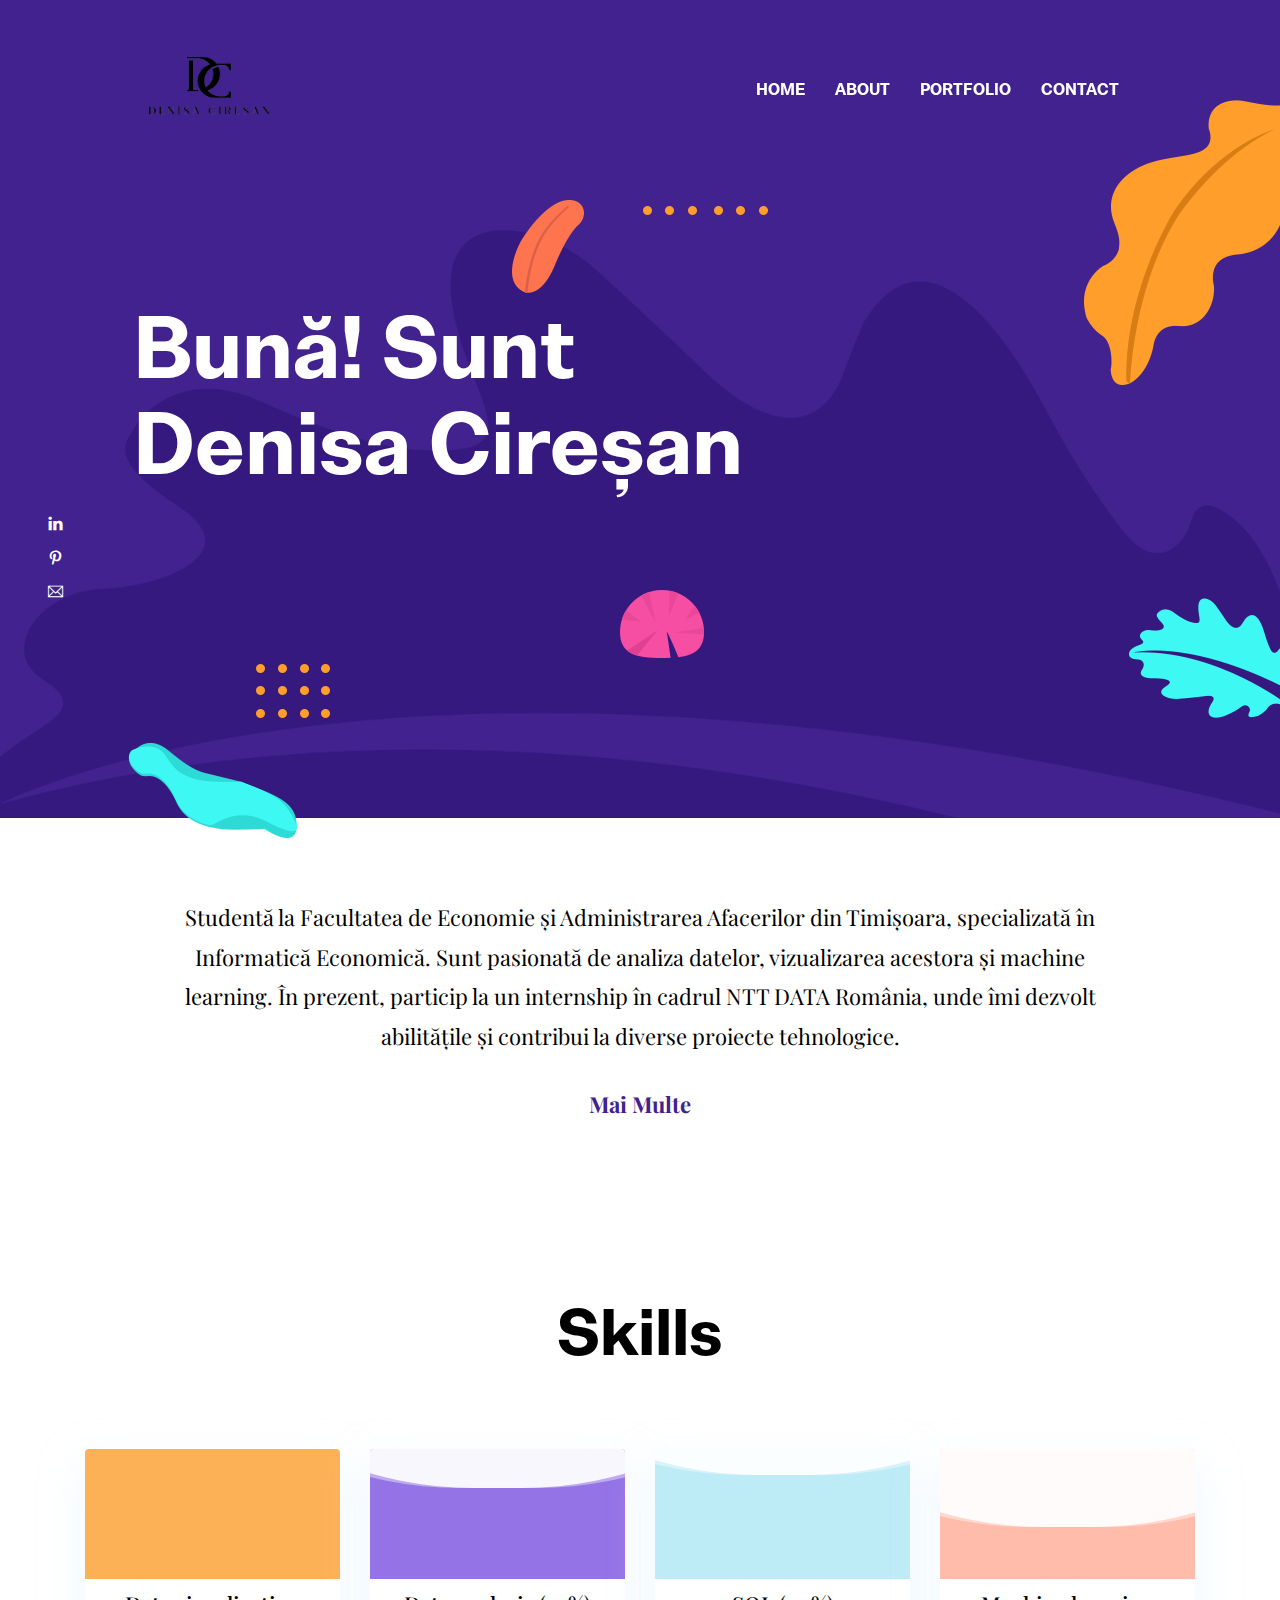
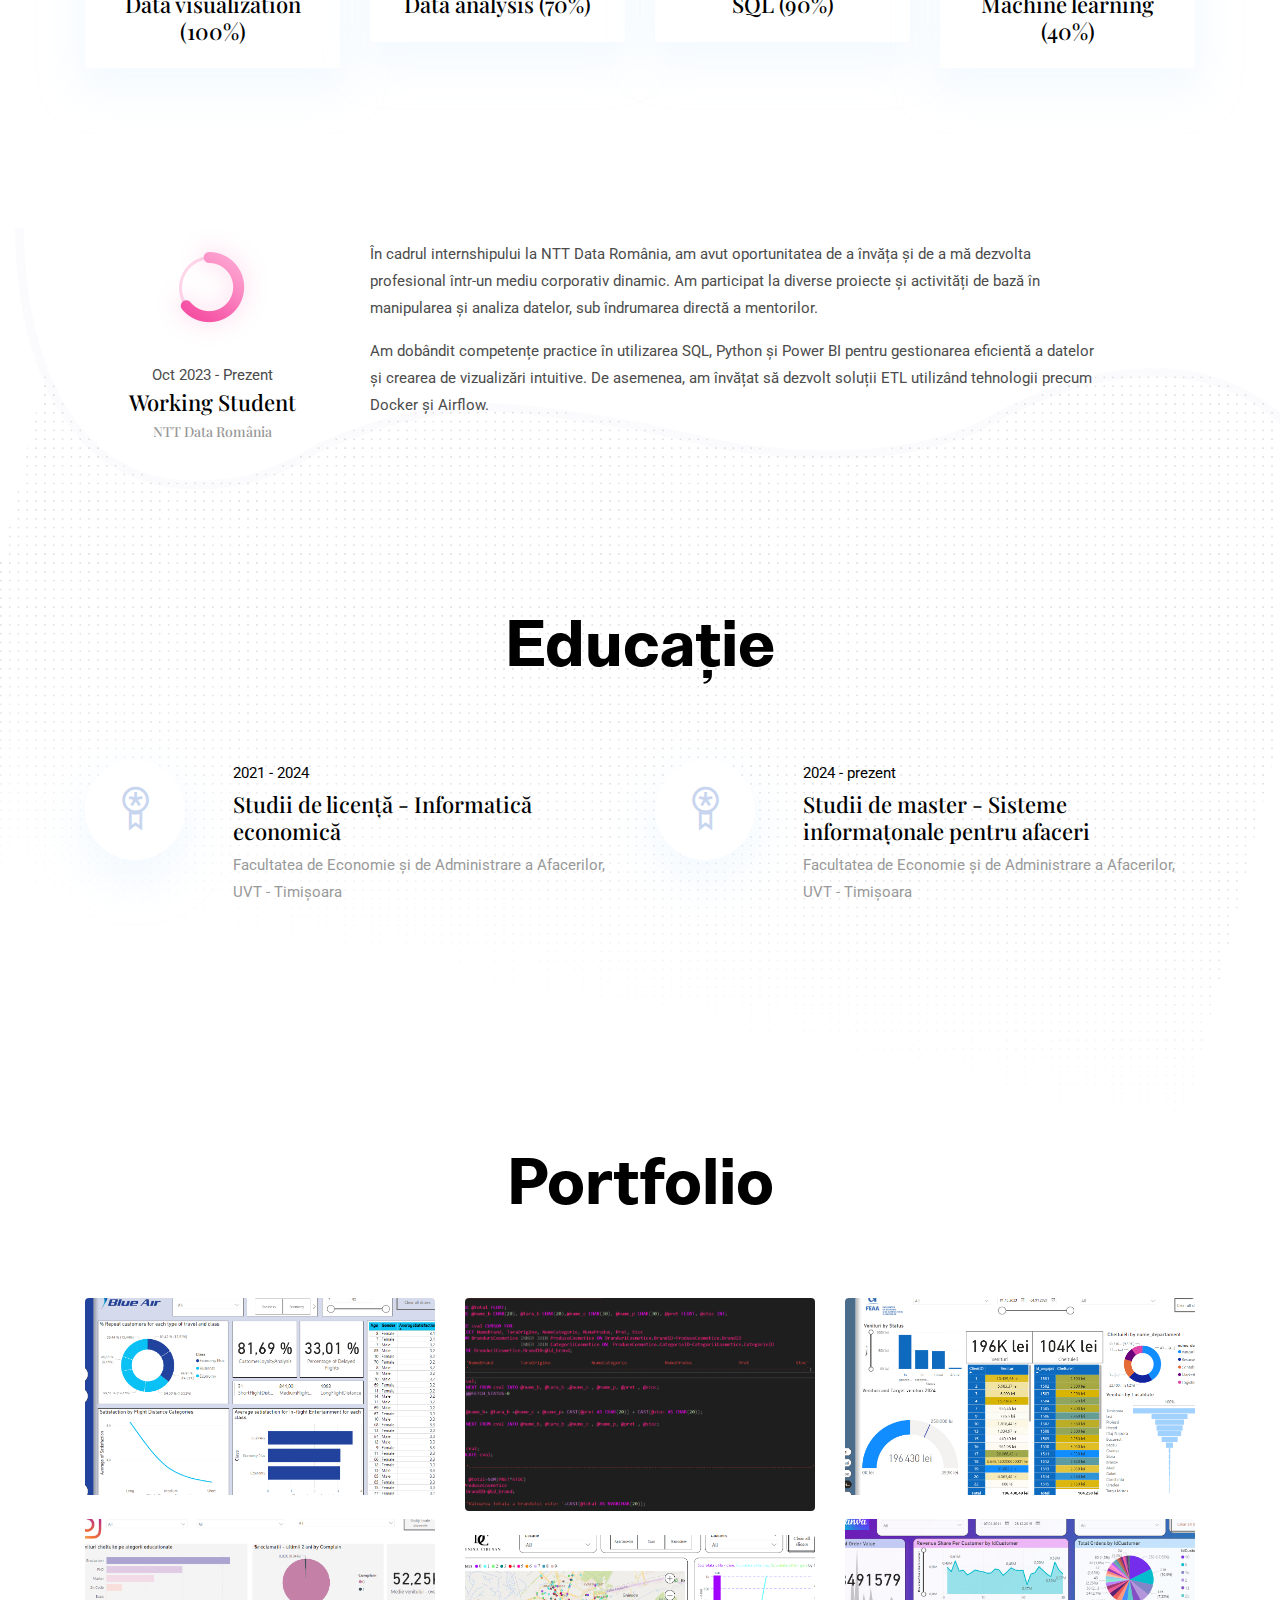
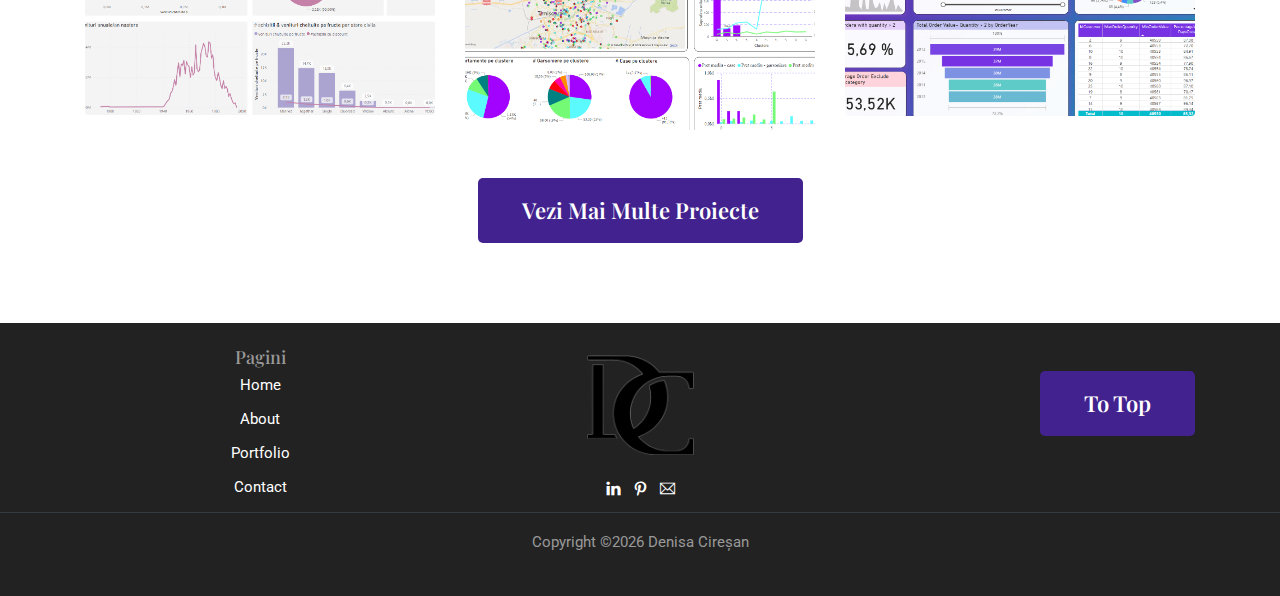
<file: index.html>
<!DOCTYPE html>
<html lang="zxx">

<head>
  <meta charset="utf-8">
  <title>Home</title>

  <!-- mobile responsive meta -->
  <meta name="viewport" content="width=device-width, initial-scale=1">
  <meta name="viewport" content="width=device-width, initial-scale=1, maximum-scale=1">
  
  <!-- ** Plugins Needed for the Project ** -->
  <!-- Bootstrap -->
  <link rel="stylesheet" href="plugins/bootstrap/bootstrap.min.css">
  <!-- slick slider -->
  <link rel="stylesheet" href="plugins/slick/slick.css">
  <!-- themefy-icon -->
  <link rel="stylesheet" href="plugins/themify-icons/themify-icons.css">

  <!-- Main Stylesheet -->
  <link href="css/style.css" rel="stylesheet">
  
  <!--Favicon-->
  <link rel="shortcut icon" href="images/favicon.png" type="image/x-icon">
  <link rel="icon" href="images/favicon.png" type="image/x-icon">

</head>

<body>

<header class="navigation fixed-top">
  <nav class="navbar navbar-expand-lg navbar-dark">
    <a class="navbar-brand font-tertiary h3" href="index.html">
      <img src="images/logo.png" alt="Myself" style="width: 125px; height: auto;">
  </a>
  
    <button class="navbar-toggler" type="button" data-toggle="collapse" data-target="#navigation"
      aria-controls="navigation" aria-expanded="false" aria-label="Toggle navigation">
      <span class="navbar-toggler-icon"></span>
    </button>

    <div class="collapse navbar-collapse text-center" id="navigation">
      <ul class="navbar-nav ml-auto">
        <li class="nav-item active">
          <a class="nav-link" href="index.html">Home</a>
        </li>
        <li class="nav-item">
          <a class="nav-link" href="about.html">about</a>
        </li>
        
        <li class="nav-item">
          <a class="nav-link" href="portfolio.html">Portfolio</a>
        </li>
        <li class="nav-item">
          <a class="nav-link" href="contact.html">Contact</a>
        </li>
      </ul>
    </div>
  </nav>
</header>

<!-- hero area -->
<section class="hero-area bg-primary" id="parallax">
  <div class="container">
    <div class="row">
      <div class="col-lg-11 mx-auto">
        <h1 class="text-white font-tertiary">Bună! Sunt <br> Denisa Cireșan <br> </h1>
      </div>
    </div>
  </div>
  <div class="layer-bg w-100">
    <img class="img-fluid w-100" src="images/illustrations/leaf-bg.png" alt="bg-shape">
  </div>
  <!-- <div class="layer" id="l2">
    <img src="images/illustrations/dots-cyan.png" alt="bg-shape">
  </div> -->
  <div class="layer" id="l3">
    <img src="images/illustrations/leaf-orange.png" alt="bg-shape">
  </div>
  <div class="layer" id="l4">
    <img src="images/illustrations/dots-orange.png" alt="bg-shape">
  </div>
  <div class="layer" id="l5">
    <img src="images/illustrations/leaf-yellow.png" alt="bg-shape">
  </div>
  <div class="layer" id="l6">
    <img src="images/illustrations/leaf-cyan.png" alt="bg-shape">
  </div>
  <div class="layer" id="l7">
    <img src="images/illustrations/dots-group-orange.png" alt="bg-shape">
  </div>
  <div class="layer" id="l8">
    <img src="images/illustrations/leaf-pink-round.png" alt="bg-shape">
  </div>
  <div class="layer" id="l9">
    <img src="images/illustrations/leaf-cyan-2.png" alt="bg-shape">
  </div>
  <!-- social icon -->
  <ul class="list-unstyled ml-5 mt-3 position-relative zindex-1">
    <li class="mb-3"><a class="text-white" href="https://ro.linkedin.com/in/denisa-cire%C8%99an-973750267"><i class="ti-linkedin"></i></a></li>
            <li class="mb-3"><a class="text-white" href="https://ro.pinterest.com/denisa_ciresan/"><i class="ti-pinterest"></i></a></li>
            <li class="mb-3"><a class="text-white" href="mailto:ciresan.denisa14@gmail.com"><i class="ti-email"></i></a></li>
  </ul>
  <!-- /social icon -->
</section>
<!-- /hero area -->

<!-- about -->
<section class="section">
  <div class="container">
    <div class="row">
      <div class="col-lg-10 mx-auto text-center">
        <p class="font-secondary paragraph-lg text-dark">Studentă la Facultatea de Economie și Administrarea Afacerilor din Timișoara, specializată în Informatică Economică.
          Sunt pasionată de analiza datelor, vizualizarea acestora și machine learning. În prezent, particip la un internship în cadrul NTT DATA România, unde îmi dezvolt abilitățile și contribui la diverse proiecte tehnologice.</p>
        <a href="about.html" class="btn btn-transparent">mai multe</a>
      </div>
    </div>
  </div>
</section>
<!-- /about -->

<!-- skills -->
<section class="section">
  <div class="container">
    <div class="row">
      <div class="col-lg-12 text-center">
        <h2 class="section-title">Skills</h2>
      </div>
      <div class="col-lg-3 col-sm-6 mb-4 mb-lg-0">
        <div class="card shadow text-center">
          <div class="position-relative rounded-top progress-wrapper" data-color="#fdb157">
            <div class="wave" data-progress="100%"></div>
          </div>
          <div class="card-footer bg-white">
            <h4 class="card-title">Data visualization (100%)</h4>
          </div>
        </div>
      </div>
      <div class="col-lg-3 col-sm-6 mb-4 mb-lg-0">
        <div class="card shadow text-center">
          <div class="position-relative rounded-top progress-wrapper" data-color="#9473e6">
            <div class="wave" data-progress="70%"></div>
          </div>
          <div class="card-footer bg-white">
            <h4 class="card-title"> Data analysis (70%)</h4>
          </div>
        </div>
      </div>
      <div class="col-lg-3 col-sm-6 mb-4 mb-lg-0">
        <div class="card shadow text-center">
          <div class="position-relative rounded-top progress-wrapper" data-color="#bdecf6">
            <div class="wave" data-progress="80%"></div>
          </div>
          <div class="card-footer bg-white">
            <h4 class="card-title"> SQL (90%)</h4>
          </div>
        </div>
      </div>
      <div class="col-lg-3 col-sm-6 mb-4 mb-lg-0">
        <div class="card shadow text-center">
          <div class="position-relative rounded-top progress-wrapper" data-color="#ffbcaa">
            <div class="wave" data-progress="40%"></div>
          </div>
          <div class="card-footer bg-white">
            <h4 class="card-title"> Machine learning (40%)</h4>
          </div>
        </div>
      </div>
    </div>
  </div>
</section>
<!-- /skills -->

<!-- experience -->
<section class="section">
  <div class="container">
    <div class="row align-items-center">
      <!-- Partea stângă - imagine și titlu -->
      <div class="col-lg-3 col-md-4 text-center mb-4 mb-md-0">
        <img src="images/experience/icon-1.png" alt="icon" class="img-fluid">
        <p class="mb-0 mt-3">Oct 2023 - Prezent</p>
        <h4>Working Student</h4>
        <h6 class="text-light">NTT Data România</h6>
      </div>

      <!-- Partea dreaptă - detalii despre internship -->
      <div class="col-lg-8 col-md-8">
        <p>
          În cadrul internshipului la NTT Data România, am avut oportunitatea de a învăța și de a mă dezvolta profesional într-un mediu corporativ dinamic. Am participat la diverse proiecte și activități de bază în manipularea și analiza datelor, sub îndrumarea directă a mentorilor.
        </p>
        <p> Am dobândit competențe practice în utilizarea SQL, Python și Power BI pentru gestionarea eficientă a datelor și crearea de vizualizări intuitive. De asemenea, am învățat să dezvolt soluții ETL utilizând tehnologii precum Docker și Airflow. 
        </p>
      </div>
    </div>
  </div>
</section>


<!-- ./experience -->

<!-- education -->
<section class="section position-relative">
  <div class="container">
    <div class="row">
      <div class="col-lg-12 text-center">
        <h2 class="section-title">Educație</h2>
      </div>
      <div class="col-lg-6 col-md-6 mb-80">
        <div class="d-flex">
          <div class="mr-lg-5 mr-3">
            <i class="ti-medall icon icon-light icon-bg bg-white shadow rounded-circle d-block"></i>
          </div>
          <div>
            <p class="text-dark mb-1">2021 - 2024</p>
            <h4>Studii de licență - Informatică economică</h4>
            <p class="mb-0 text-light">Facultatea de Economie și de Administrare a Afacerilor, UVT - Timișoara</p>
          </div>
        </div>
      </div>
      <div class="col-lg-6 col-md-6 mb-80">
        <div class="d-flex">
          <div class="mr-lg-5 mr-3">
            <i class="ti-medall icon icon-light icon-bg bg-white shadow rounded-circle d-block"></i>
          </div>
          <div>
            <p class="text-dark mb-1">2024 - prezent</p>
            <h4>Studii de master - Sisteme informațonale pentru afaceri</h4>
            <p class="mb-0 text-light">Facultatea de Economie și de Administrare a Afacerilor, UVT - Timișoara</p>
          </div>
        </div>
      </div>
    </div>
  </div>
  <!-- bg image -->
  <img class="img-fluid edu-bg-image w-100" src="images/backgrounds/education-bg.png" alt="bg-image">
</section>
<!-- /education -->

<!-- portfolio -->
<section class="section">
  <div class="container">
    <div class="row">
      <div class="col-12 text-center">
        <h2 class="section-title">Portfolio</h2>
      </div>
    </div>
    <div class="row shuffle-wrapper">
      <div class="col-lg-4 col-6 mb-4 shuffle-item">
        <div class="position-relative rounded hover-wrapper">
          <img src="images/portfolio/powerbi1.png" alt="portfolio-image" class="img-fluid rounded w-100">
          <div class="hover-overlay">
            <div class="hover-content">
              <a class="btn btn-light btn-sm" href="bi-blueair.html">view project</a>
            </div>
          </div>
        </div>
      </div>
      <div class="col-lg-4 col-6 mb-4 shuffle-item">
        <div class="position-relative rounded hover-wrapper">
          <img src="images/portfolio/sql1.png" alt="portfolio-image" class="img-fluid rounded w-100">
          <div class="hover-overlay">
            <div class="hover-content">
              <a class="btn btn-light btn-sm" href="sql.html">view project</a>
            </div>
          </div>
        </div>
      </div>
      <div class="col-lg-4 col-6 mb-4 shuffle-item">
        <div class="position-relative rounded hover-wrapper">
          <img src="images/portfolio/powerbi2.png" alt="portfolio-image" class="img-fluid rounded w-100">
          <div class="hover-overlay">
            <div class="hover-content">
              <a class="btn btn-light btn-sm" href="bi-cosmetice.html">view project</a>
            </div>
          </div>
        </div>
      </div>
      
      <div class="col-lg-4 col-6 mb-4 shuffle-item">
        <div class="position-relative rounded hover-wrapper">
          <img src="images/portfolio/powerbi3.png" alt="portfolio-image" class="img-fluid rounded w-100">
          <div class="hover-overlay">
            <div class="hover-content">
              <a class="btn btn-light btn-sm" href="bi-insta.html">view project</a>
            </div>
          </div>
        </div>
      </div>
      <div class="col-lg-4 col-6 mb-4 shuffle-item">
        <div class="position-relative rounded hover-wrapper">
          <img src="images/portfolio/powerbi4.png" alt="portfolio-image" class="img-fluid rounded w-100">
          <div class="hover-overlay">
            <div class="hover-content">
              <a class="btn btn-light btn-sm" href="bi-imobiliare.html">view project</a>
            </div>
          </div>
        </div>
      </div>
      <div class="col-lg-4 col-6 mb-4 shuffle-item">
        <div class="position-relative rounded hover-wrapper">
          <img src="images/portfolio/powerbi5.png" alt="portfolio-image" class="img-fluid rounded w-100">
          <div class="hover-overlay">
            <div class="hover-content">
              <a class="btn btn-light btn-sm" href="bi-canva.html">view project</a>
            </div>
          </div>
        </div>
      </div>
    
    </div>
  </div>
  <div class="col-12 text-center mt-4">
    <a class="btn btn-primary" href="portfolio.html">Vezi mai multe proiecte</a>
  </div>
</section>
<!-- /portfolio -->

<!-- footer -->
<footer class="bg-dark footer-section py-4">
  <div class="container">
    <div class="row">
      <!-- Navigation Links -->
      <div class="col-md-4 col-12 text-center mb-4 mb-md-0">
        <h5 class="text-light">Pagini</h5>
        <ul class="list-unstyled">
          <li class="mb-3"><a class="text-white" href="index.html">Home</a></li>
          <li class="mb-3"><a class="text-white" href="about.html">About</a></li>
          <li class="mb-3"><a class="text-white" href="portfolio.html">Portfolio</a></li>
          <li class="mb-3"><a class="text-white" href="contact.html">Contact</a></li>
        </ul>
      </div>
      <!-- Social Links and Logo -->
      <div class="col-md-4 col-12 text-center mb-4 mb-md-0">
        <img src="images/favicon.png" alt="Myself" style="width: 125px; height: auto;" class="mb-3">
        <ul class="list-inline social-icons">
          <li class="list-inline-item"><a class="text-white" href="https://ro.linkedin.com/in/denisa-cire%C8%99an-973750267"><i class="ti-linkedin"></i></a></li>
          <li class="list-inline-item"><a class="text-white" href="https://ro.pinterest.com/denisa_ciresan/"><i class="ti-pinterest"></i></a></li>
          <li class="list-inline-item"><a class="text-white" href="mailto:denisa.ciresan14@gmail.com"><i class="ti-email"></i></a></li>
        </ul>
      </div>
      <!-- To Top Button -->
      <div class="col-md-4 col-12 text-md-right text-center">
        <button onclick="window.scrollTo({ top: 0, behavior: 'smooth' });" class="btn btn-primary mt-4">To Top</button>
      </div>
    </div>
  </div>
  <div class="border-top text-center border-dark py-3">
    <p class="mb-0 text-light">Copyright ©<script>
        var CurrentYear = new Date().getFullYear();
        document.write(CurrentYear);
      </script> Denisa Cireșan</p>
  </div>
</footer>
<!-- /footer -->



<!-- jQuery -->
<script src="plugins/jQuery/jquery.min.js"></script>
<!-- Bootstrap JS -->
<script src="plugins/bootstrap/bootstrap.min.js"></script>
<!-- slick slider -->
<script src="plugins/slick/slick.min.js"></script>
<!-- filter -->
<script src="plugins/shuffle/shuffle.min.js"></script>

<!-- Main Script -->
<script src="js/script.js"></script>

</body>
</html>
</file>
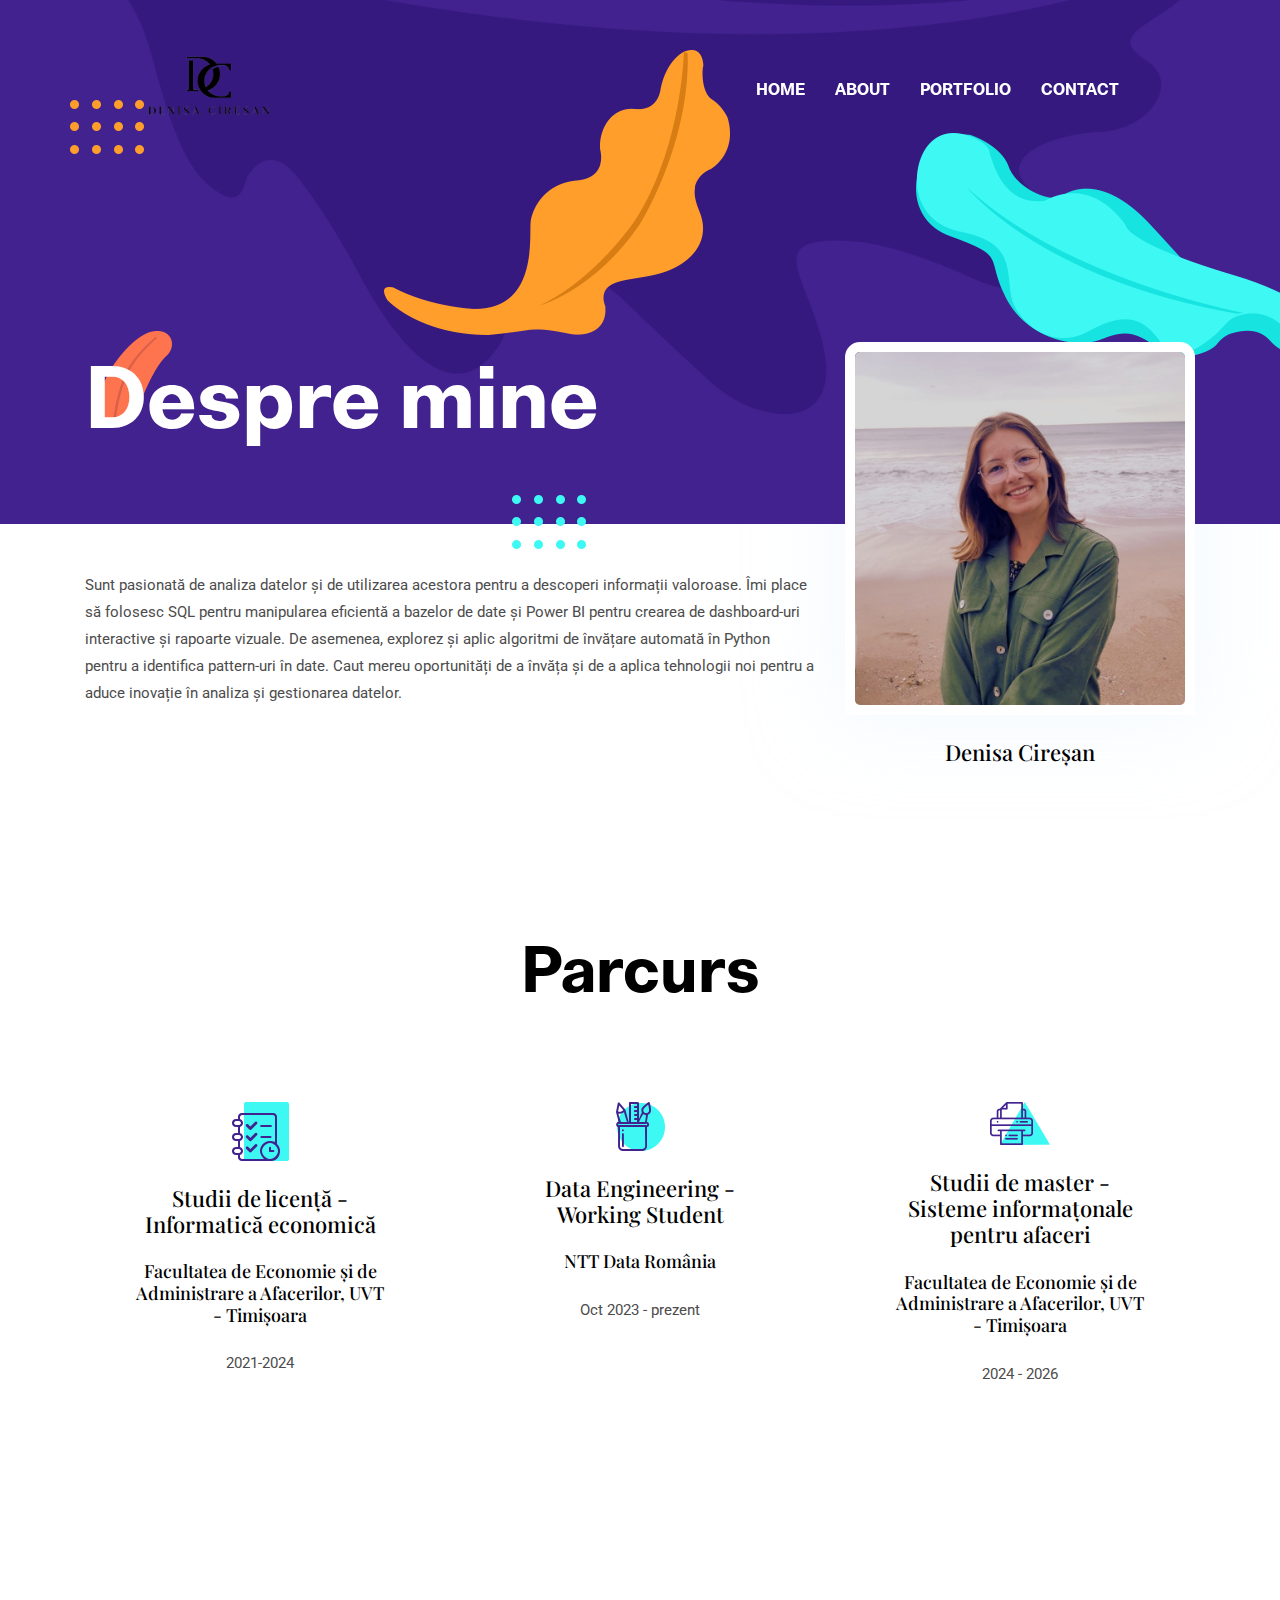
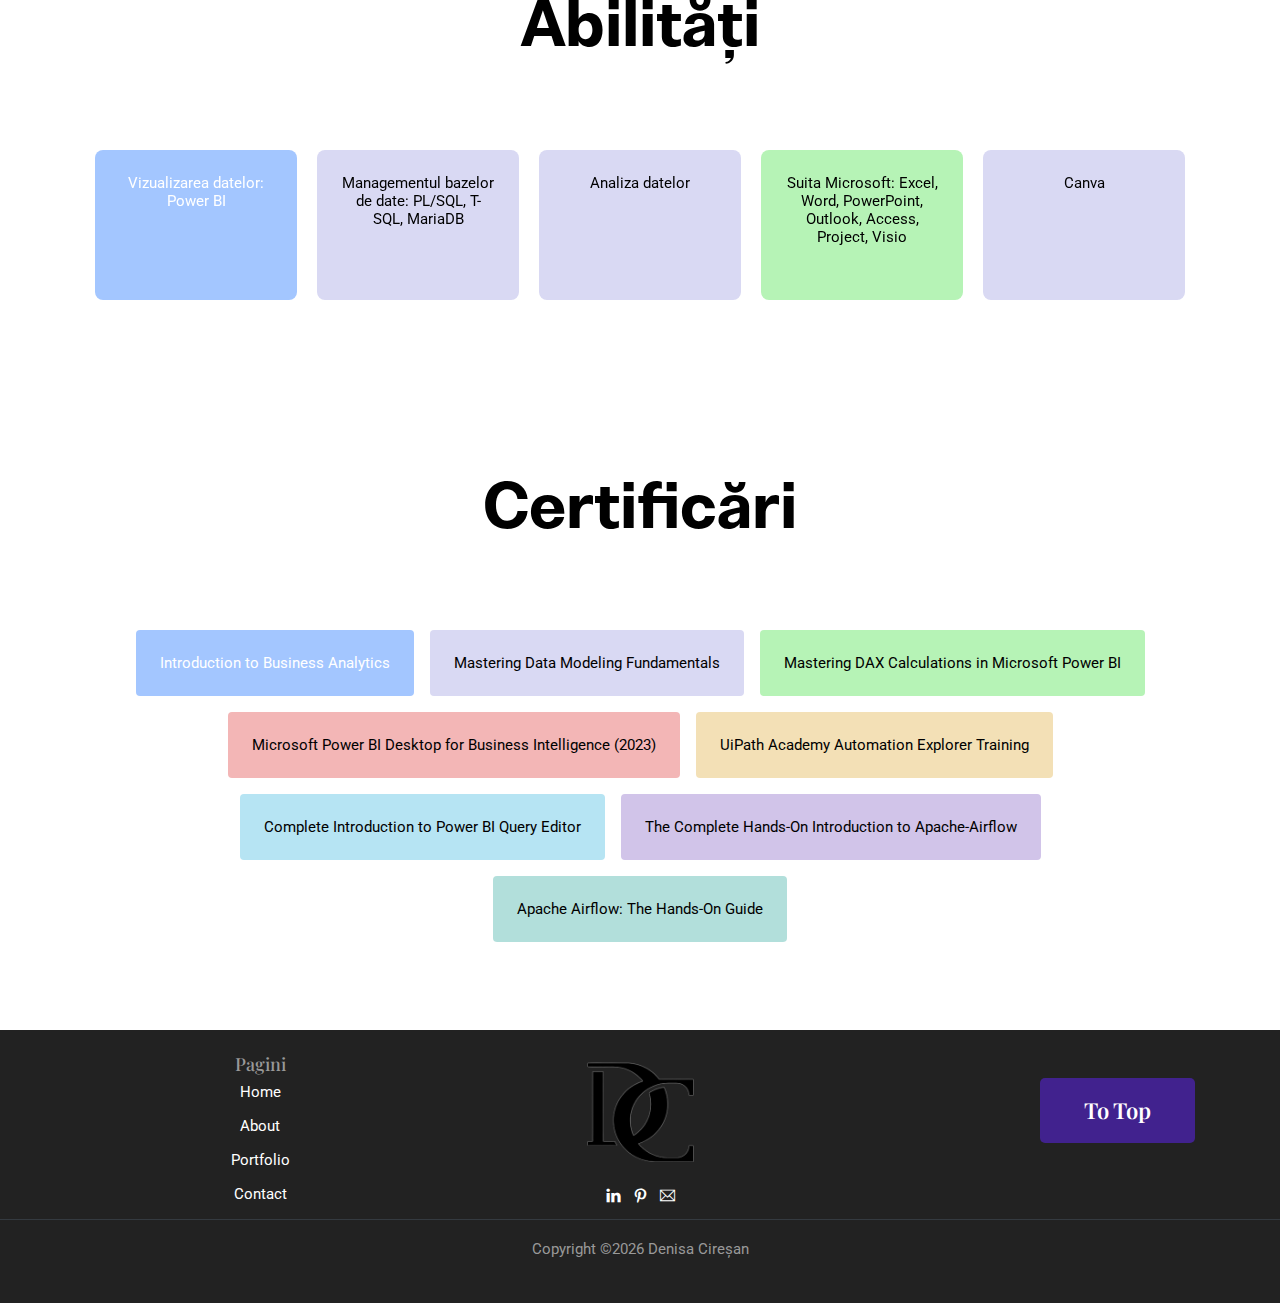
<file: about.html>
<!DOCTYPE html>
<html lang="zxx">

<head>
  <meta charset="utf-8">
  <title>Despre mine</title>

  <!-- mobile responsive meta -->
  <meta name="viewport" content="width=device-width, initial-scale=1">
  <meta name="viewport" content="width=device-width, initial-scale=1, maximum-scale=1">
  
  <!-- ** Plugins Needed for the Project ** -->
  <!-- Bootstrap -->
  <link rel="stylesheet" href="plugins/bootstrap/bootstrap.min.css">
  <!-- slick slider -->
  <link rel="stylesheet" href="plugins/slick/slick.css">
  <!-- themefy-icon -->
  <link rel="stylesheet" href="plugins/themify-icons/themify-icons.css">

  <!-- Main Stylesheet -->
  <link href="css/style.css" rel="stylesheet">
  
  <!--Favicon-->
  <link rel="shortcut icon" href="images/favicon.png" type="image/x-icon">
  <link rel="icon" href="images/favicon.png" type="image/x-icon">

</head>

<body>
  

<header class="navigation fixed-top">
  <nav class="navbar navbar-expand-lg navbar-dark">
    <a class="navbar-brand font-tertiary h3" href="index.html">
      <img src="images/logo.png" alt="Myself" style="width: 125px; height: auto;">
  </a>
    <button class="navbar-toggler" type="button" data-toggle="collapse" data-target="#navigation"
      aria-controls="navigation" aria-expanded="false" aria-label="Toggle navigation">
      <span class="navbar-toggler-icon"></span>
    </button>

    <div class="collapse navbar-collapse text-center" id="navigation">
      <ul class="navbar-nav ml-auto">
        <li class="nav-item active">
          <a class="nav-link" href="index.html">Home</a>
        </li>
        <li class="nav-item">
          <a class="nav-link" href="about.html">about</a>
        </li>
        
        <li class="nav-item">
          <a class="nav-link" href="portfolio.html">Portfolio</a>
        </li>
        <li class="nav-item">
          <a class="nav-link" href="contact.html">Contact</a>
        </li>
      </ul>
    </div>
  </nav>
</header>

<!-- page title -->
<section class="page-title-alt bg-primary position-relative">
  <div class="container">
    <div class="row">
      <div class="col-12">
        <h1 class="text-white font-tertiary">Despre mine</h1>
      </div>
    </div>
  </div>
  <!-- background shapes -->
  <img src="images/illustrations/leaf-bg-top.png" alt="illustrations" class="bg-shape-1 w-100">
  <img src="images/illustrations/dots-group-sm.png" alt="illustrations" class="bg-shape-2">
  <img src="images/illustrations/leaf-yellow.png" alt="illustrations" class="bg-shape-3">
  <img src="images/illustrations/leaf-orange.png" alt="illustrations" class="bg-shape-4">
  <img src="images/illustrations/dots-group-cyan.png" alt="illustrations" class="bg-shape-5">
  <img src="images/illustrations/leaf-cyan-lg.png" alt="illustrations" class="bg-shape-6">
</section>
<!-- /page title -->

<!-- about -->
<section class="section pt-5">
  <div class="container">
    <div class="row">
      <div class="col-md-8">
        <p>Sunt pasionată de analiza datelor și de utilizarea acestora pentru a descoperi informații valoroase. Îmi place să folosesc SQL pentru manipularea eficientă a bazelor de date și Power BI pentru crearea de dashboard-uri interactive și rapoarte vizuale. De asemenea, explorez și aplic algoritmi de învățare automată în Python pentru a identifica pattern-uri în date. Caut mereu oportunități de a învăța și de a aplica tehnologii noi pentru a aduce inovație în analiza și gestionarea datelor.</p>
      </div>
      <div class="col-md-4 text-center drag-lg-top">
        <div class="shadow-down mb-4">
          <img src="images/about/author.jpg" alt="author" class="img-fluid w-100 rounded-lg border-thick border-white">
        </div>
        <h4>Denisa Cireșan</h4>
      </div>
    </div>
  </div>
</section>
<!-- /about -->


<!-- Work Process -->
<section class="section">
  <div class="container">
    <div class="row justify-content-around">
      <div class="col-lg-12 text-center">
        <h2 class="section-title">Parcurs</h2>
      </div>
      <div class="col-lg-3 col-md-4 text-center hover-shadow pt-3" onclick="showMessage('licenta')">
        <div class="">
          <img src="images/icons/plan.png" class="mb-4" alt="icon">
          <h4 class="mb-4">Studii de licență - Informatică economică</h4>
          <h5 class="mb-4">Facultatea de Economie și de Administrare a Afacerilor, UVT - Timișoara</h5>
          <p>2021-2024</p>
        </div>
      </div>
      <div class="col-lg-3 col-md-4 text-center hover-shadow pt-3" onclick="showMessage('dataEngineering')">
        <img src="images/icons/design.png" class="mb-4" alt="icon">
        <h4 class="mb-4">Data Engineering - Working Student</h4>
        <h5 class="mb-4">NTT Data România</h5>
        <p>Oct 2023 - prezent</p>
      </div>
      <div class="col-lg-3 col-md-4 text-center hover-shadow pt-3" onclick="showMessage('master')">
        <img src="images/icons/print.png" class="mb-4" alt="icon">
        <h4 class="mb-4">Studii de master - Sisteme informațonale pentru afaceri</h4>
        <h5 class="mb-4">Facultatea de Economie și de Administrare a Afacerilor, UVT - Timișoara</h5>
        <p>2024 - 2026</p>
      </div>
    </div>
    <div id="messageContainer" class="text-center mt-4"></div>
  </div>
</section>

<script>
  function showMessage(section) {
    var message = '';
    if (section === 'licenta') {
      message = 'Proficientă în PowerBI și suita Microsoft 365\n' +
              'Cunoștințe intermediare în PL/SQL, T-SQL, MariaDB, R și WinForm\n' +
              'Analiza datelor: colectare, interpretare, manipulare și analiză\n' +
              'Abilități de bază în C++, Visio, Web Scraping (UiPath StudioX), Învățare Automată\n' +
              'Crearea site-urilor web folosind HTML, PHP, CSS, WordPress, Joomla și UiKit';
    } else if (section === 'dataEngineering') {
      message = `Învățarea limbajelor PL/SQL, R și Python
Crearea de dashboard-uri interactive și măsuri în PowerBI
Utilizarea algoritmilor de învățare automată în R și Python și crearea de grafice interactive
Crearea DAG-urilor folosind Docker și Airflow`;    } else if (section === 'master') {
      message = 'Studii de master în Sisteme Informaționale pentru Afaceri la UVT Timișoara (2024-2026).';
    }
    document.getElementById('messageContainer').innerText = message;
  }
</script>


<!-- skills -->
<section class="section">
  <div class="container">
    <div class="row">
      <div class="col-12 text-center">
        <h2 class="section-title">Abilități</h2>
      </div>
    </div>
    <div class="row">
      <div class="col-12">
        <div class="client-logo-slider d-flex align-items-center justify-content-center flex-wrap">
          <div class="skill-card text-center d-block outline-0 p-4 bg-primary-pastel text-white">
            Vizualizarea datelor: Power BI
          </div>
          <div class="skill-card text-center d-block outline-0 p-4 bg-secondary-pastel text-dark">
            Managementul bazelor de date: PL/SQL, T-SQL, MariaDB
          </div>
          <div class="skill-card text-center d-block outline-0 p-4 bg-secondary-pastel text-dark">
            Analiza datelor
          </div>
          <div class="skill-card text-center d-block outline-0 p-4 bg-success-pastel text-dark">
            Suita Microsoft: Excel, Word, PowerPoint, Outlook, Access, Project, Visio
          </div>
          <div class="skill-card text-center d-block outline-0 p-4 bg-secondary-pastel text-dark">
            Canva
          </div>
          <div class="skill-card text-center d-block outline-0 p-4 bg-danger-pastel text-dark">
            Gândire critică și analitică
          </div>
          <div class="skill-card text-center d-block outline-0 p-4 bg-warning-pastel text-dark">
            Învățare continuă
          </div>
          <div class="skill-card text-center d-block outline-0 p-4 bg-info-pastel text-dark">
            Managementul timpului
          </div>
          <div class="skill-card text-center d-block outline-0 p-4 bg-dark-pastel text-dark">
            Abilități organizatorice
          </div>
        </div>
      </div>
    </div>
  </div>
</section>
<!-- /skills -->

<!-- certificari -->
<section class="section">
  <div class="container">
    <div class="row">
      <div class="col-12 text-center">
        <h2 class="section-title">Certificări</h2>
      </div>
    </div>
    <div class="row">
      <div class="col-12 d-flex flex-wrap justify-content-center">
        <a href="https://www.udemy.com/certificate/UC-3e0e41dc-0c22-4f6a-9609-b3d3f1363350/" class="certification-card text-center d-block p-4 m-2 bg-primary-pastel text-white rounded">
          Introduction to Business Analytics
        </a>
        <a href="https://www.udemy.com/certificate/UC-660a66bf-ea8c-4af6-af28-480a76de7caf/" class="certification-card text-center d-block p-4 m-2 bg-secondary-pastel text-dark rounded">
          Mastering Data Modeling Fundamentals
        </a>
        <a href="https://www.udemy.com/certificate/UC-62bb9e67-b4f8-48dc-a7e9-b94c4bd18247/" class="certification-card text-center d-block p-4 m-2 bg-success-pastel text-dark rounded">
          Mastering DAX Calculations in Microsoft Power BI
        </a>
        <a href="https://www.udemy.com/certificate/UC-c9f2fe67-7ec4-4a77-8807-1758b22bc8a2/" class="certification-card text-center d-block p-4 m-2 bg-danger-pastel text-dark rounded">
          Microsoft Power BI Desktop for Business Intelligence (2023)
        </a>
        <a href="https://credentials.uipath.com/afc8a29a-6ae6-4cd1-bb9d-d28621429cc9" class="certification-card text-center d-block p-4 m-2 bg-warning-pastel text-dark rounded">
          UiPath Academy Automation Explorer Training
        </a>
        <a href="https://www.udemy.com/certificate/UC-71e237af-914b-409c-a783-1d5ad592d3f5/" class="certification-card text-center d-block p-4 m-2 bg-info-pastel text-dark rounded">
          Complete Introduction to Power BI Query Editor
        </a>
        <a href="https://www.udemy.com/certificate/UC-efdd078a-bac1-401a-b08a-9c7327e831f6/" class="certification-card text-center d-block p-4 m-2 bg-purple-pastel text-dark rounded">
          The Complete Hands-On Introduction to Apache-Airflow
        </a>
        <a href="https://www.udemy.com/certificate/UC-b1444a6c-10aa-4829-81fd-5b8e77713053/" class="certification-card text-center d-block p-4 m-2 bg-teal-pastel text-dark rounded">
          Apache Airflow: The Hands-On Guide
        </a>
        
      </div>
    </div>
  </div>
</section>
<!-- /certificari -->


<!-- footer -->
<footer class="bg-dark footer-section py-4">
  <div class="container">
    <div class="row">
      <!-- Navigation Links -->
      <div class="col-md-4 col-12 text-center mb-4 mb-md-0">
        <h5 class="text-light">Pagini</h5>
        <ul class="list-unstyled">
          <li class="mb-3"><a class="text-white" href="index.html">Home</a></li>
          <li class="mb-3"><a class="text-white" href="about.html">About</a></li>
          <li class="mb-3"><a class="text-white" href="portfolio.html">Portfolio</a></li>
          <li class="mb-3"><a class="text-white" href="contact.html">Contact</a></li>
        </ul>
      </div>
      <!-- Social Links and Logo -->
      <div class="col-md-4 col-12 text-center mb-4 mb-md-0">
        <img src="images/favicon.png" alt="Myself" style="width: 125px; height: auto;" class="mb-3">
        <ul class="list-inline social-icons">
          <li class="list-inline-item"><a class="text-white" href="https://ro.linkedin.com/in/denisa-cire%C8%99an-973750267"><i class="ti-linkedin"></i></a></li>
          <li class="list-inline-item"><a class="text-white" href="https://ro.pinterest.com/denisa_ciresan/"><i class="ti-pinterest"></i></a></li>
          <li class="list-inline-item"><a class="text-white" href="mailto:ciresan.denisa14@gmail.com"><i class="ti-email"></i></a></li>
        </ul>
      </div>
      <!-- To Top Button -->
      <div class="col-md-4 col-12 text-md-right text-center">
        <button onclick="window.scrollTo({ top: 0, behavior: 'smooth' });" class="btn btn-primary mt-4">To Top</button>
      </div>
    </div>
  </div>
  <div class="border-top text-center border-dark py-3">
    <p class="mb-0 text-light">Copyright ©<script>
        var CurrentYear = new Date().getFullYear();
        document.write(CurrentYear);
      </script> Denisa Cireșan</p>
  </div>
</footer>
<!-- /footer -->

<!-- Main Script -->
<script src="js/script.js"></script>

<!-- jQuery -->
<script src="plugins/jQuery/jquery.min.js"></script>
<!-- Bootstrap JS -->
<script src="plugins/bootstrap/bootstrap.min.js"></script>
<!-- slick slider -->
<script src="plugins/slick/slick.min.js"></script>
<!-- filter -->
<script src="plugins/shuffle/shuffle.min.js"></script>

<!-- Main Script -->
<script src="js/script.js"></script>

</body>
</html>
</file>
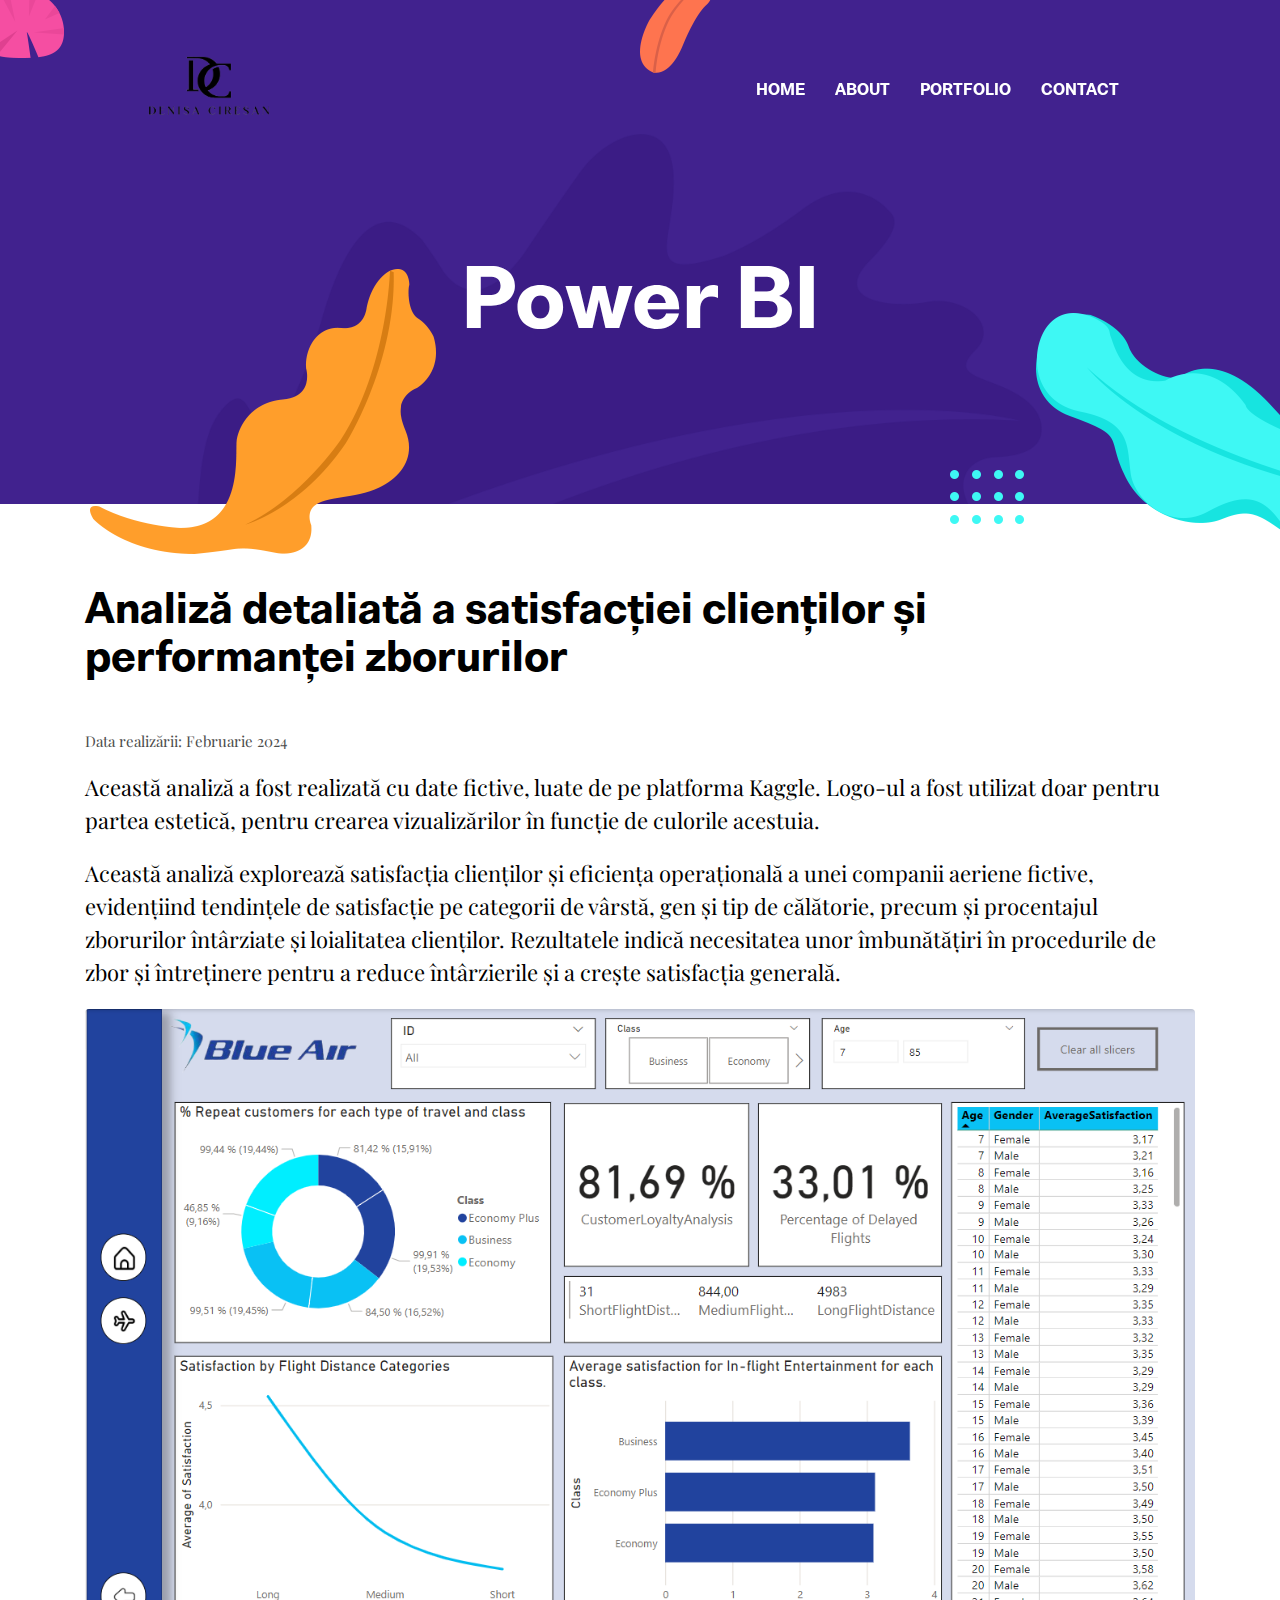
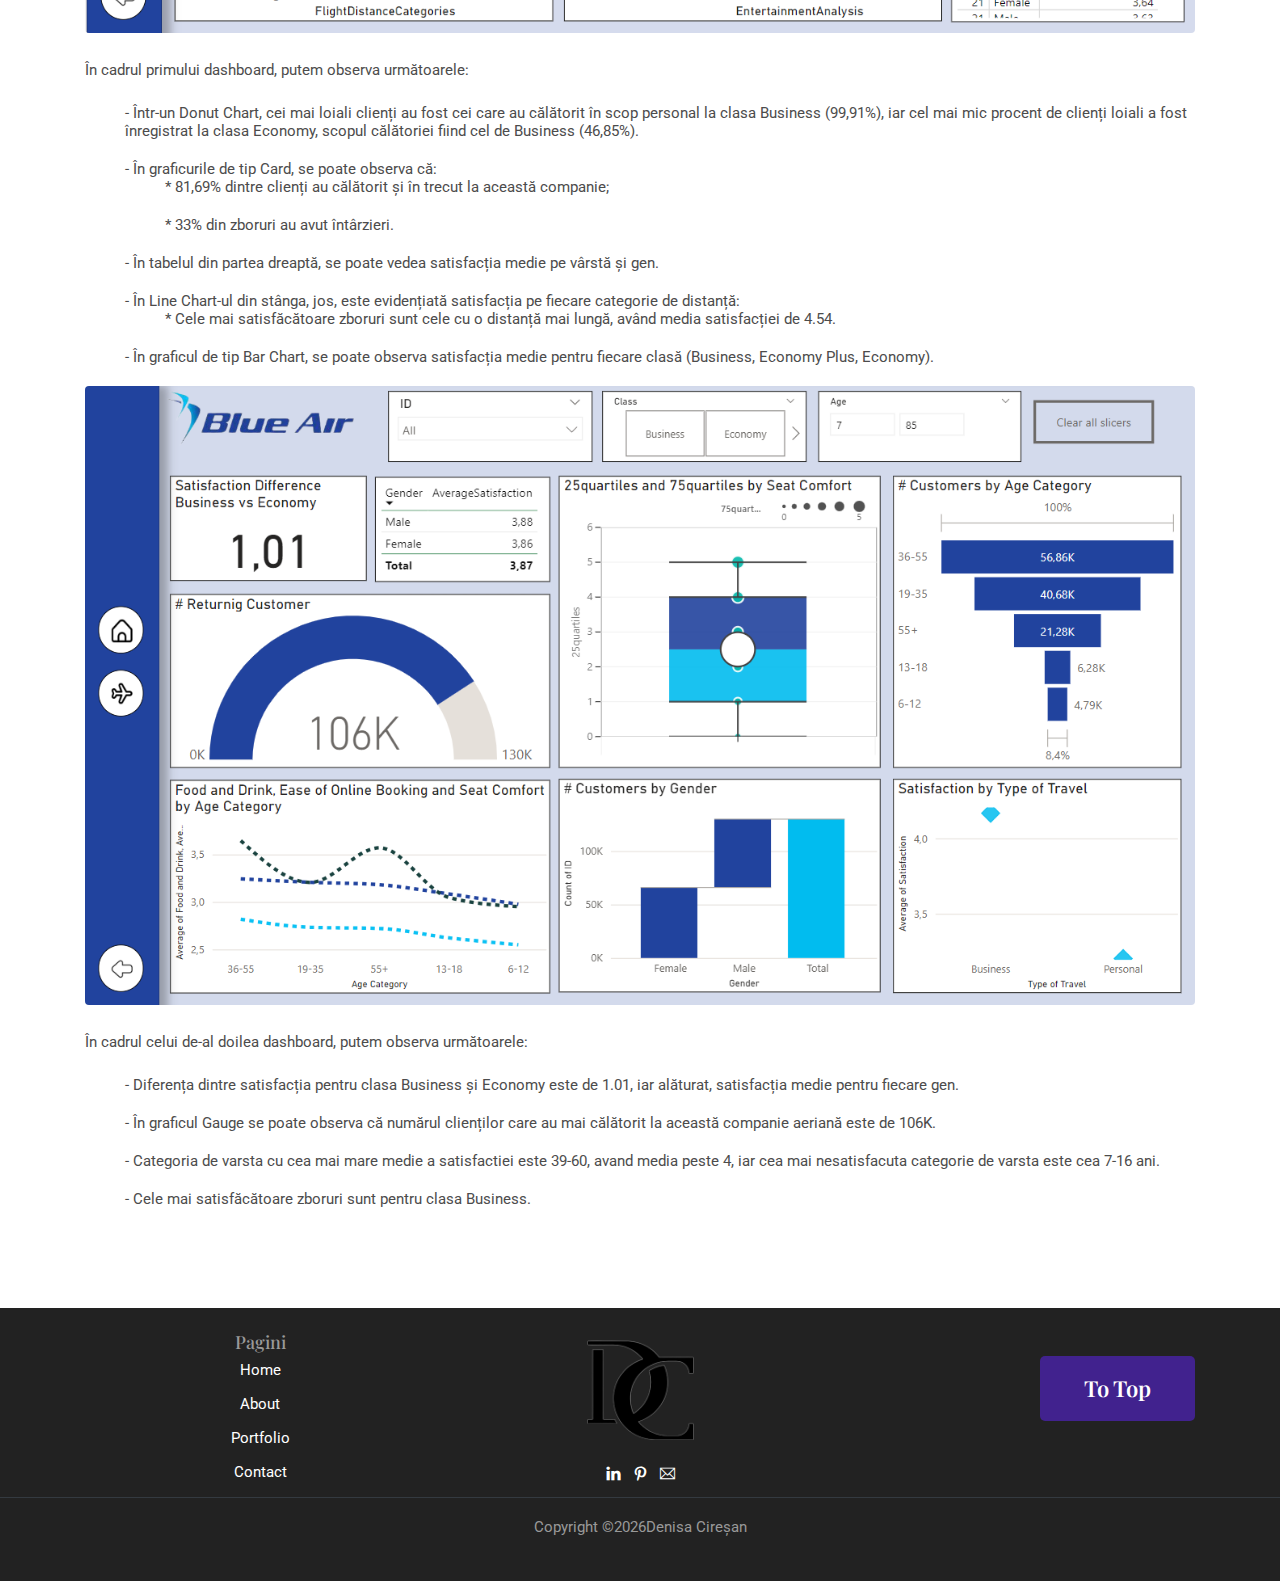
<file: bi-blueair.html>
<!DOCTYPE html>
<html lang="zxx">

<head>
  <meta charset="utf-8">
  <title>Analiză BI</title>

  <!-- mobile responsive meta -->
  <meta name="viewport" content="width=device-width, initial-scale=1">
  <meta name="viewport" content="width=device-width, initial-scale=1, maximum-scale=1">
  
  <!-- ** Plugins Needed for the Project ** -->
  <!-- Bootstrap -->
  <link rel="stylesheet" href="plugins/bootstrap/bootstrap.min.css">
  <!-- slick slider -->
  <link rel="stylesheet" href="plugins/slick/slick.css">
  <!-- themefy-icon -->
  <link rel="stylesheet" href="plugins/themify-icons/themify-icons.css">

  <!-- Main Stylesheet -->
  <link href="css/style.css" rel="stylesheet">
  
  <!--Favicon-->
  <link rel="shortcut icon" href="images/favicon.png" type="image/x-icon">
  <link rel="icon" href="images/favicon.png" type="image/x-icon">

</head>

<body>
  

<header class="navigation fixed-top">
  <nav class="navbar navbar-expand-lg navbar-dark">
    <a class="navbar-brand font-tertiary h3" href="index.html">
      <img src="images/logo.png" alt="Myself" style="width: 125px; height: auto;">
  </a>
      <button class="navbar-toggler" type="button" data-toggle="collapse" data-target="#navigation"
      aria-controls="navigation" aria-expanded="false" aria-label="Toggle navigation">
      <span class="navbar-toggler-icon"></span>
    </button>

    <div class="collapse navbar-collapse text-center" id="navigation">
      <ul class="navbar-nav ml-auto">
        <li class="nav-item active">
          <a class="nav-link" href="index.html">Home</a>
        </li>
        <li class="nav-item">
          <a class="nav-link" href="about.html">about</a>
        </li>
        
        <li class="nav-item">
          <a class="nav-link" href="portfolio.html">Portfolio</a>
        </li>
        <li class="nav-item">
          <a class="nav-link" href="contact.html">Contact</a>
        </li>
      </ul>
    </div>
  </nav>
</header>

<!-- page title -->
<section class="page-title bg-primary position-relative">
  <div class="container">
    <div class="row">
      <div class="col-12 text-center">
        <h1 class="text-white font-tertiary">Power BI</h1>
      </div>
    </div>
  </div>
  <!-- background shapes -->
  <img src="images/illustrations/page-title.png" alt="illustrations" class="bg-shape-1 w-100">
  <img src="images/illustrations/leaf-pink-round.png" alt="illustrations" class="bg-shape-2">
  <!-- <img src="images/illustrations/dots-cyan.png" alt="illustrations" class="bg-shape-3"> -->
  <img src="images/illustrations/leaf-orange.png" alt="illustrations" class="bg-shape-4">
  <img src="images/illustrations/leaf-yellow.png" alt="illustrations" class="bg-shape-5">
  <img src="images/illustrations/dots-group-cyan.png" alt="illustrations" class="bg-shape-6">
  <img src="images/illustrations/leaf-cyan-lg.png" alt="illustrations" class="bg-shape-7">
</section>
<!-- /page title -->

<section class="section">
  <div class="container">
    <div class="row">
      <div class="col-lg-12">
        <h3 class="font-tertiary mb-5">Analiză detaliată a satisfacției clienților și performanței zborurilor</h3>
        <p class="font-secondary">Data realizării: Februarie 2024</p>
        <div class="content">
          <strong>Această analiză a fost realizată cu date fictive, luate de pe platforma Kaggle. Logo-ul a fost utilizat doar pentru partea estetică, pentru crearea vizualizărilor în funcție de culorile acestuia.</strong>
          <strong>Această analiză explorează satisfacția clienților și eficiența operațională a unei companii aeriene fictive, evidențiind tendințele de satisfacție pe categorii de vârstă, gen și tip de călătorie, precum și procentajul zborurilor întârziate și loialitatea clienților. Rezultatele indică necesitatea unor îmbunătățiri în procedurile de zbor și întreținere pentru a reduce întârzierile și a crește satisfacția generală.</strong>
      
          <!-- Primul Dashboard -->
           
          <img src="images/blog/blueair/d1.png" alt="Dashboard 1" class="img-fluid rounded float-left mr-5 mb-4">
          <p>
            În cadrul primului dashboard, putem observa următoarele:
          </p>
          <ul>
            <li>- Într-un Donut Chart, cei mai loiali clienți au fost cei care au călătorit în scop personal la clasa Business (99,91%), iar cel mai mic procent de clienți loiali a fost înregistrat la clasa Economy, scopul călătoriei fiind cel de Business (46,85%).</li>
            <li>- În graficurile de tip Card, se poate observa că:
              <ul>
                <li> * 81,69% dintre clienți au călătorit și în trecut la această companie;</li>
                <li> * 33% din zboruri au avut întârzieri.</li>
              </ul>
            </li>
            <li>- În tabelul din partea dreaptă, se poate vedea satisfacția medie pe vârstă și gen.</li>
            <li>- În Line Chart-ul din stânga, jos, este evidențiată satisfacția pe fiecare categorie de distanță:
              <ul>
                <li> * Cele mai satisfăcătoare zboruri sunt cele cu o distanță mai lungă, având media satisfacției de 4.54.</li>
              </ul>
            </li>
            <li>- În graficul de tip Bar Chart, se poate observa satisfacția medie pentru fiecare clasă (Business, Economy Plus, Economy).</li>
          </ul>

          <!-- Al doilea dashboard -->
          <img src="images/blog/blueair/d2.png" alt="Dashboard 2" class="img-fluid rounded float-left mr-5 mb-4">
          <p>
            În cadrul celui de-al doilea dashboard, putem observa următoarele:
          </p>
          <ul>
            <li>- Diferența dintre satisfacția pentru clasa Business și Economy este de 1.01, iar alăturat, satisfacția medie pentru fiecare gen.</li>
            <li>- În graficul Gauge se poate observa că numărul clienților care au mai călătorit la această companie aeriană este de 106K.</li>
            <li>-	Categoria de varsta cu cea mai mare medie a satisfactiei este 39-60, avand media peste 4, iar cea mai nesatisfacuta categorie de varsta este cea 7-16 ani.</li>
            <li>- Cele mai satisfăcătoare zboruri sunt pentru clasa Business.</li>
          </ul>
          
        </div>
      </div>
    </div>
  </div>
</section>


<!-- footer -->
<footer class="bg-dark footer-section py-4">
  <div class="container">
    <div class="row">
      <!-- Navigation Links -->
      <div class="col-md-4 col-12 text-center mb-4 mb-md-0">
        <h5 class="text-light">Pagini</h5>
        <ul class="list-unstyled">
          <li class="mb-3"><a class="text-white" href="index.html">Home</a></li>
          <li class="mb-3"><a class="text-white" href="about.html">About</a></li>
          <li class="mb-3"><a class="text-white" href="portfolio.html">Portfolio</a></li>
          <li class="mb-3"><a class="text-white" href="contact.html">Contact</a></li>
        </ul>
      </div>
      <!-- Social Links and Logo -->
      <div class="col-md-4 col-12 text-center mb-4 mb-md-0">
        <img src="images/favicon.png" alt="Myself" style="width: 125px; height: auto;" class="mb-3">
        <ul class="list-inline social-icons">
          <li class="list-inline-item"><a class="text-white" href="https://ro.linkedin.com/in/denisa-cire%C8%99an-973750267"><i class="ti-linkedin"></i></a></li>
          <li class="list-inline-item"><a class="text-white" href="https://ro.pinterest.com/denisa_ciresan/"><i class="ti-pinterest"></i></a></li>
          <li class="list-inline-item"><a class="text-white" href="mailto:ciresan.denisa14@gmail.com"><i class="ti-email"></i></a></li>
        </ul>
      </div>
      <!-- To Top Button -->
      <div class="col-md-4 col-12 text-md-right text-center">
        <button onclick="window.scrollTo({ top: 0, behavior: 'smooth' });" class="btn btn-primary mt-4">To Top</button>
      </div>
    </div>
  </div>
  <div class="border-top text-center border-dark py-3">
    <p class="mb-0 text-light">Copyright ©<script>
        var CurrentYear = new Date().getFullYear();
        document.write(CurrentYear);
      </script>Denisa Cireșan</p>
  </div>
</footer>
<!-- /footer -->

<!-- jQuery -->
<script src="plugins/jQuery/jquery.min.js"></script>
<!-- Bootstrap JS -->
<script src="plugins/bootstrap/bootstrap.min.js"></script>
<!-- slick slider -->
<script src="plugins/slick/slick.min.js"></script>
<!-- filter -->
<script src="plugins/shuffle/shuffle.min.js"></script>

<!-- Main Script -->
<script src="js/script.js"></script>

</body>
</html>
</file>
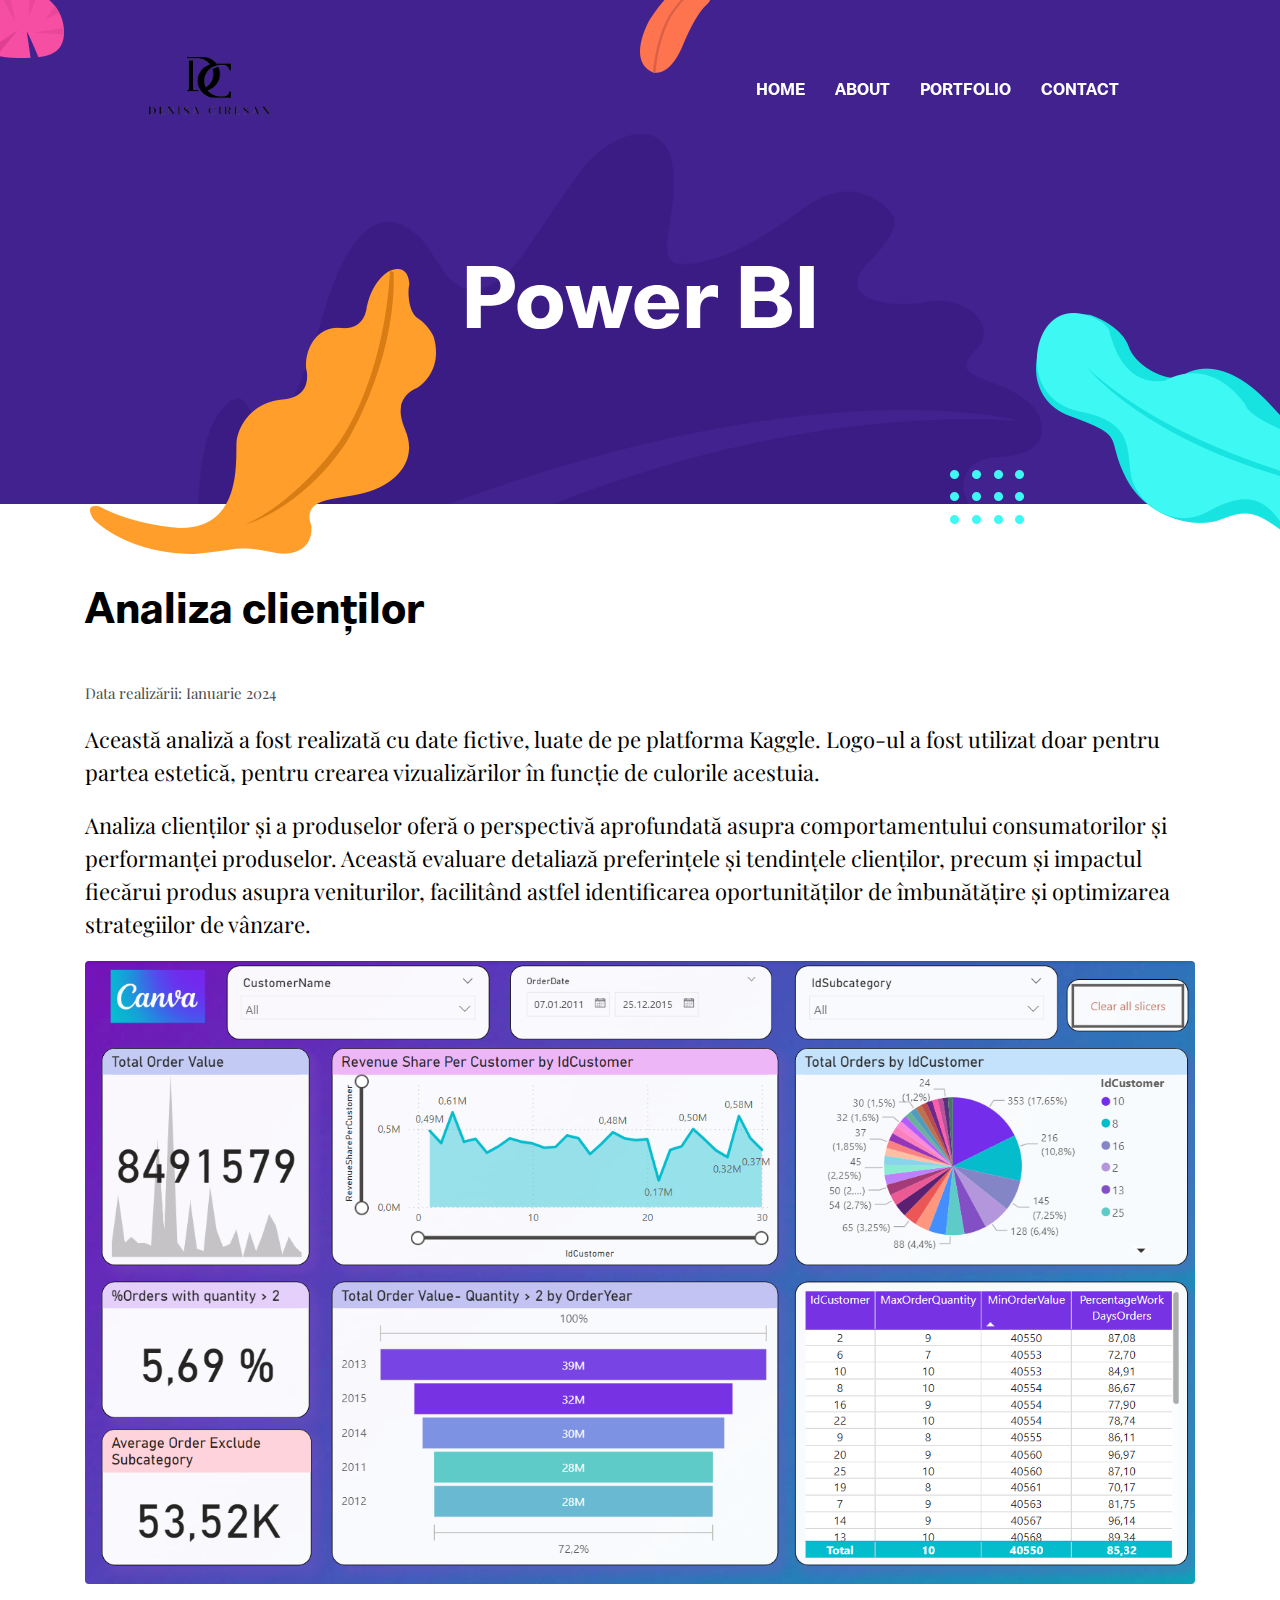
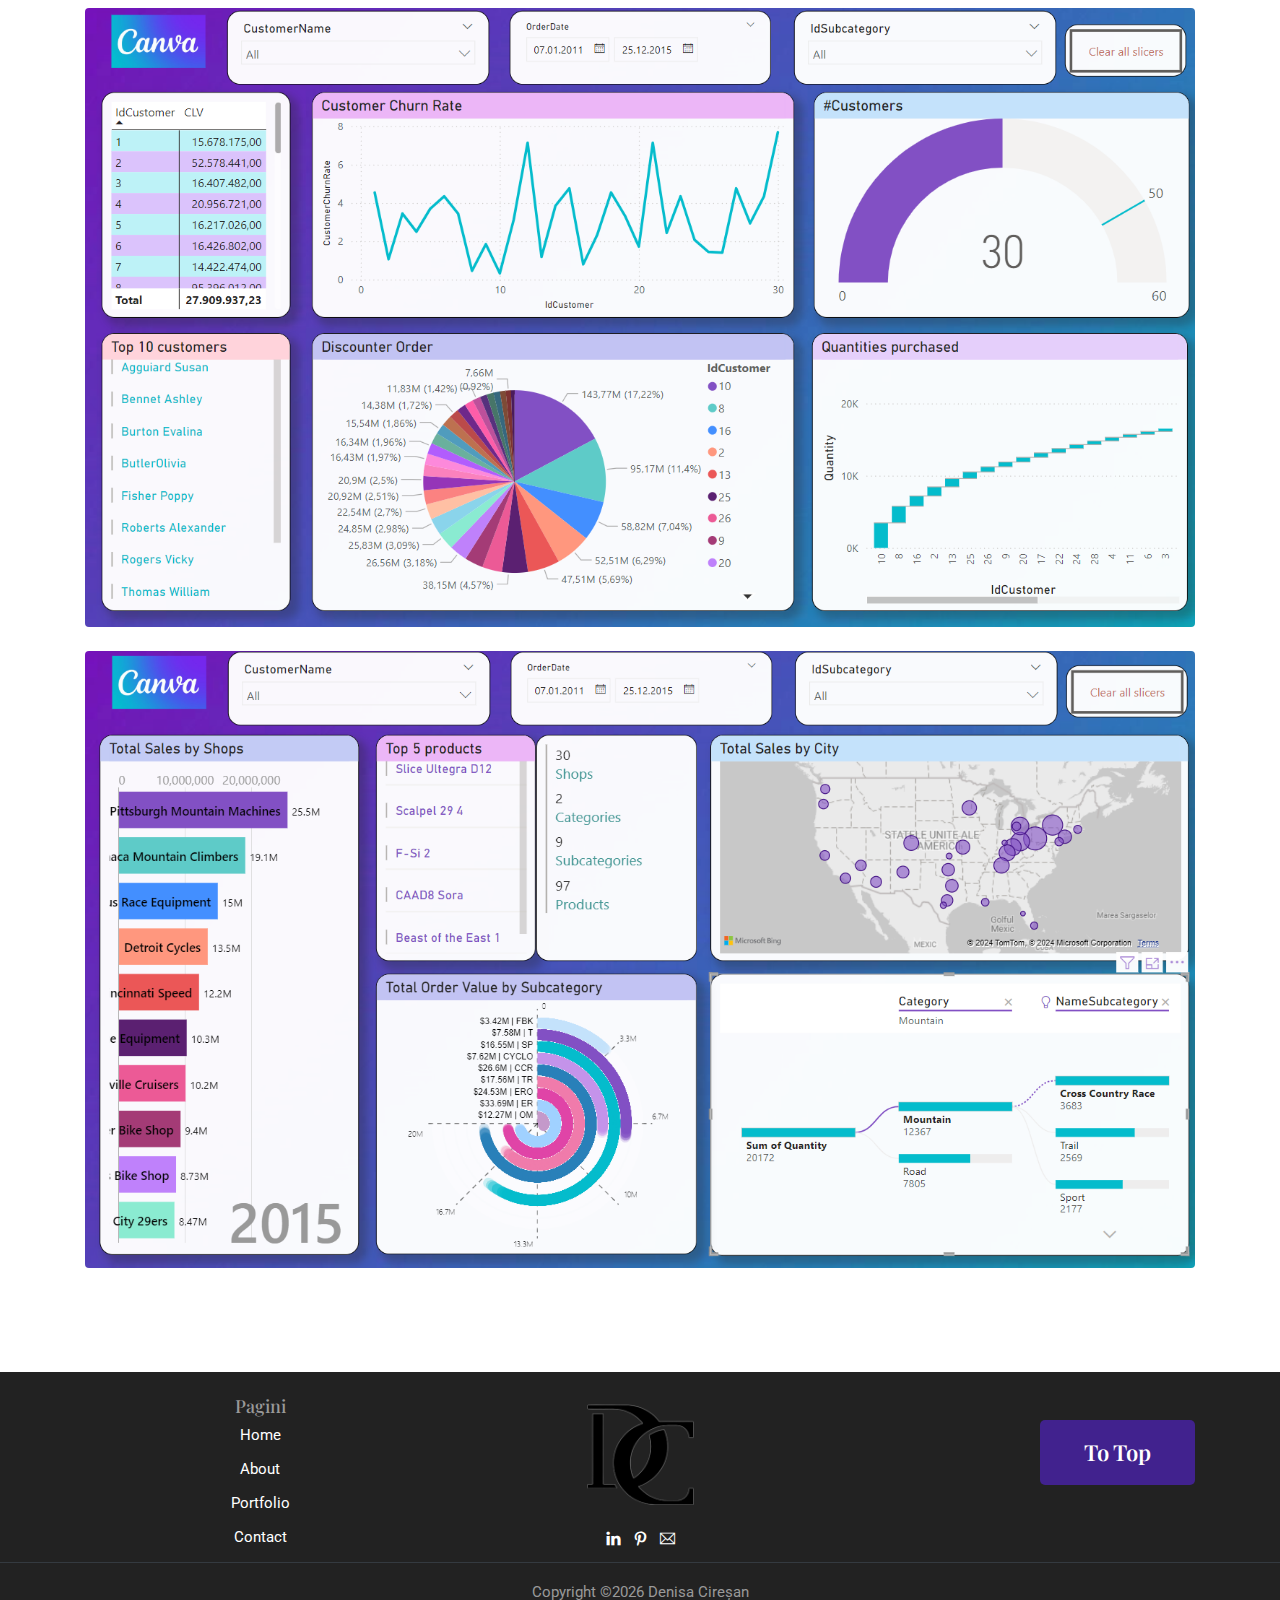
<file: bi-canva.html>
<!DOCTYPE html>
<html lang="zxx">

<head>
  <meta charset="utf-8">
  <title>Analiză BI</title>

  <!-- mobile responsive meta -->
  <meta name="viewport" content="width=device-width, initial-scale=1">
  <meta name="viewport" content="width=device-width, initial-scale=1, maximum-scale=1">
  
  <!-- ** Plugins Needed for the Project ** -->
  <!-- Bootstrap -->
  <link rel="stylesheet" href="plugins/bootstrap/bootstrap.min.css">
  <!-- slick slider -->
  <link rel="stylesheet" href="plugins/slick/slick.css">
  <!-- themefy-icon -->
  <link rel="stylesheet" href="plugins/themify-icons/themify-icons.css">

  <!-- Main Stylesheet -->
  <link href="css/style.css" rel="stylesheet">
  
  <!--Favicon-->
  <link rel="shortcut icon" href="images/favicon.png" type="image/x-icon">
  <link rel="icon" href="images/favicon.png" type="image/x-icon">

</head>

<body>
  

<header class="navigation fixed-top">
  <nav class="navbar navbar-expand-lg navbar-dark">
    <a class="navbar-brand font-tertiary h3" href="index.html">
      <img src="images/logo.png" alt="Myself" style="width: 125px; height: auto;">
  </a>
      <button class="navbar-toggler" type="button" data-toggle="collapse" data-target="#navigation"
      aria-controls="navigation" aria-expanded="false" aria-label="Toggle navigation">
      <span class="navbar-toggler-icon"></span>
    </button>

    <div class="collapse navbar-collapse text-center" id="navigation">
      <ul class="navbar-nav ml-auto">
        <li class="nav-item active">
          <a class="nav-link" href="index.html">Home</a>
        </li>
        <li class="nav-item">
          <a class="nav-link" href="about.html">about</a>
        </li>
        
        <li class="nav-item">
          <a class="nav-link" href="portfolio.html">Portfolio</a>
        </li>
        <li class="nav-item">
          <a class="nav-link" href="contact.html">Contact</a>
        </li>
      </ul>
    </div>
  </nav>
</header>

<!-- page title -->
<section class="page-title bg-primary position-relative">
  <div class="container">
    <div class="row">
      <div class="col-12 text-center">
        <h1 class="text-white font-tertiary">Power BI</h1>
      </div>
    </div>
  </div>
  <!-- background shapes -->
  <img src="images/illustrations/page-title.png" alt="illustrations" class="bg-shape-1 w-100">
  <img src="images/illustrations/leaf-pink-round.png" alt="illustrations" class="bg-shape-2">
  <!--  <img src="images/illustrations/dots-cyan.png" alt="illustrations" class="bg-shape-3"> --> 
  <img src="images/illustrations/leaf-orange.png" alt="illustrations" class="bg-shape-4">
  <img src="images/illustrations/leaf-yellow.png" alt="illustrations" class="bg-shape-5">
  <img src="images/illustrations/dots-group-cyan.png" alt="illustrations" class="bg-shape-6">
  <img src="images/illustrations/leaf-cyan-lg.png" alt="illustrations" class="bg-shape-7">
</section>
<!-- /page title -->

<section class="section">
  <div class="container">
    <div class="row">
      <div class="col-lg-12">
        <h3 class="font-tertiary mb-5">Analiza clienților</h3>
        <p class="font-secondary">Data realizării: Ianuarie 2024</p>
        <div class="content">
          <strong>Această analiză a fost realizată cu date fictive, luate de pe platforma Kaggle. Logo-ul a fost utilizat doar pentru partea estetică, pentru crearea vizualizărilor în funcție de culorile acestuia.</strong>
          <strong>Analiza clienților și a produselor oferă o perspectivă aprofundată asupra comportamentului consumatorilor și performanței produselor. Această evaluare detaliază preferințele și tendințele clienților, precum și impactul fiecărui produs asupra veniturilor, facilitând astfel identificarea oportunităților de îmbunătățire și optimizarea strategiilor de vânzare.</strong>
      
          <!-- Primul Dashboard -->
          <img src="images/blog/canva/d1.png" alt="Dashboard 1" class="img-fluid rounded float-left mr-5 mb-4">
    

          <!-- Al doilea dashboard -->
          <img src="images/blog/canva/d2.png" alt="Dashboard 2" class="img-fluid rounded float-left mr-5 mb-4">
         
          <img src="images/blog/canva/d3.png" alt="Dashboard 3" class="img-fluid rounded float-left mr-5 mb-4">
          
        </div>
      </div>
    </div>
  </div>
</section>


<!-- footer -->
<footer class="bg-dark footer-section py-4">
  <div class="container">
    <div class="row">
      <!-- Navigation Links -->
      <div class="col-md-4 col-12 text-center mb-4 mb-md-0">
        <h5 class="text-light">Pagini</h5>
        <ul class="list-unstyled">
          <li class="mb-3"><a class="text-white" href="index.html">Home</a></li>
          <li class="mb-3"><a class="text-white" href="about.html">About</a></li>
          <li class="mb-3"><a class="text-white" href="portfolio.html">Portfolio</a></li>
          <li class="mb-3"><a class="text-white" href="contact.html">Contact</a></li>
        </ul>
      </div>
      <!-- Social Links and Logo -->
      <div class="col-md-4 col-12 text-center mb-4 mb-md-0">
        <img src="images/favicon.png" alt="Myself" style="width: 125px; height: auto;" class="mb-3">
        <ul class="list-inline social-icons">
          <li class="list-inline-item"><a class="text-white" href="https://ro.linkedin.com/in/denisa-cire%C8%99an-973750267"><i class="ti-linkedin"></i></a></li>
          <li class="list-inline-item"><a class="text-white" href="https://ro.pinterest.com/denisa_ciresan/"><i class="ti-pinterest"></i></a></li>
          <li class="list-inline-item"><a class="text-white" href="mailto:ciresan.denisa14@gmail.com"><i class="ti-email"></i></a></li>
        </ul>
      </div>
      <!-- To Top Button -->
      <div class="col-md-4 col-12 text-md-right text-center">
        <button onclick="window.scrollTo({ top: 0, behavior: 'smooth' });" class="btn btn-primary mt-4">To Top</button>
      </div>
    </div>
  </div>
  <div class="border-top text-center border-dark py-3">
    <p class="mb-0 text-light">Copyright ©<script>
        var CurrentYear = new Date().getFullYear();
        document.write(CurrentYear);
      </script> Denisa Cireșan</p>
  </div>
</footer>
<!-- /footer -->


<!-- jQuery -->
<script src="plugins/jQuery/jquery.min.js"></script>
<!-- Bootstrap JS -->
<script src="plugins/bootstrap/bootstrap.min.js"></script>
<!-- slick slider -->
<script src="plugins/slick/slick.min.js"></script>
<!-- filter -->
<script src="plugins/shuffle/shuffle.min.js"></script>

<!-- Main Script -->
<script src="js/script.js"></script>

</body>
</html>
</file>
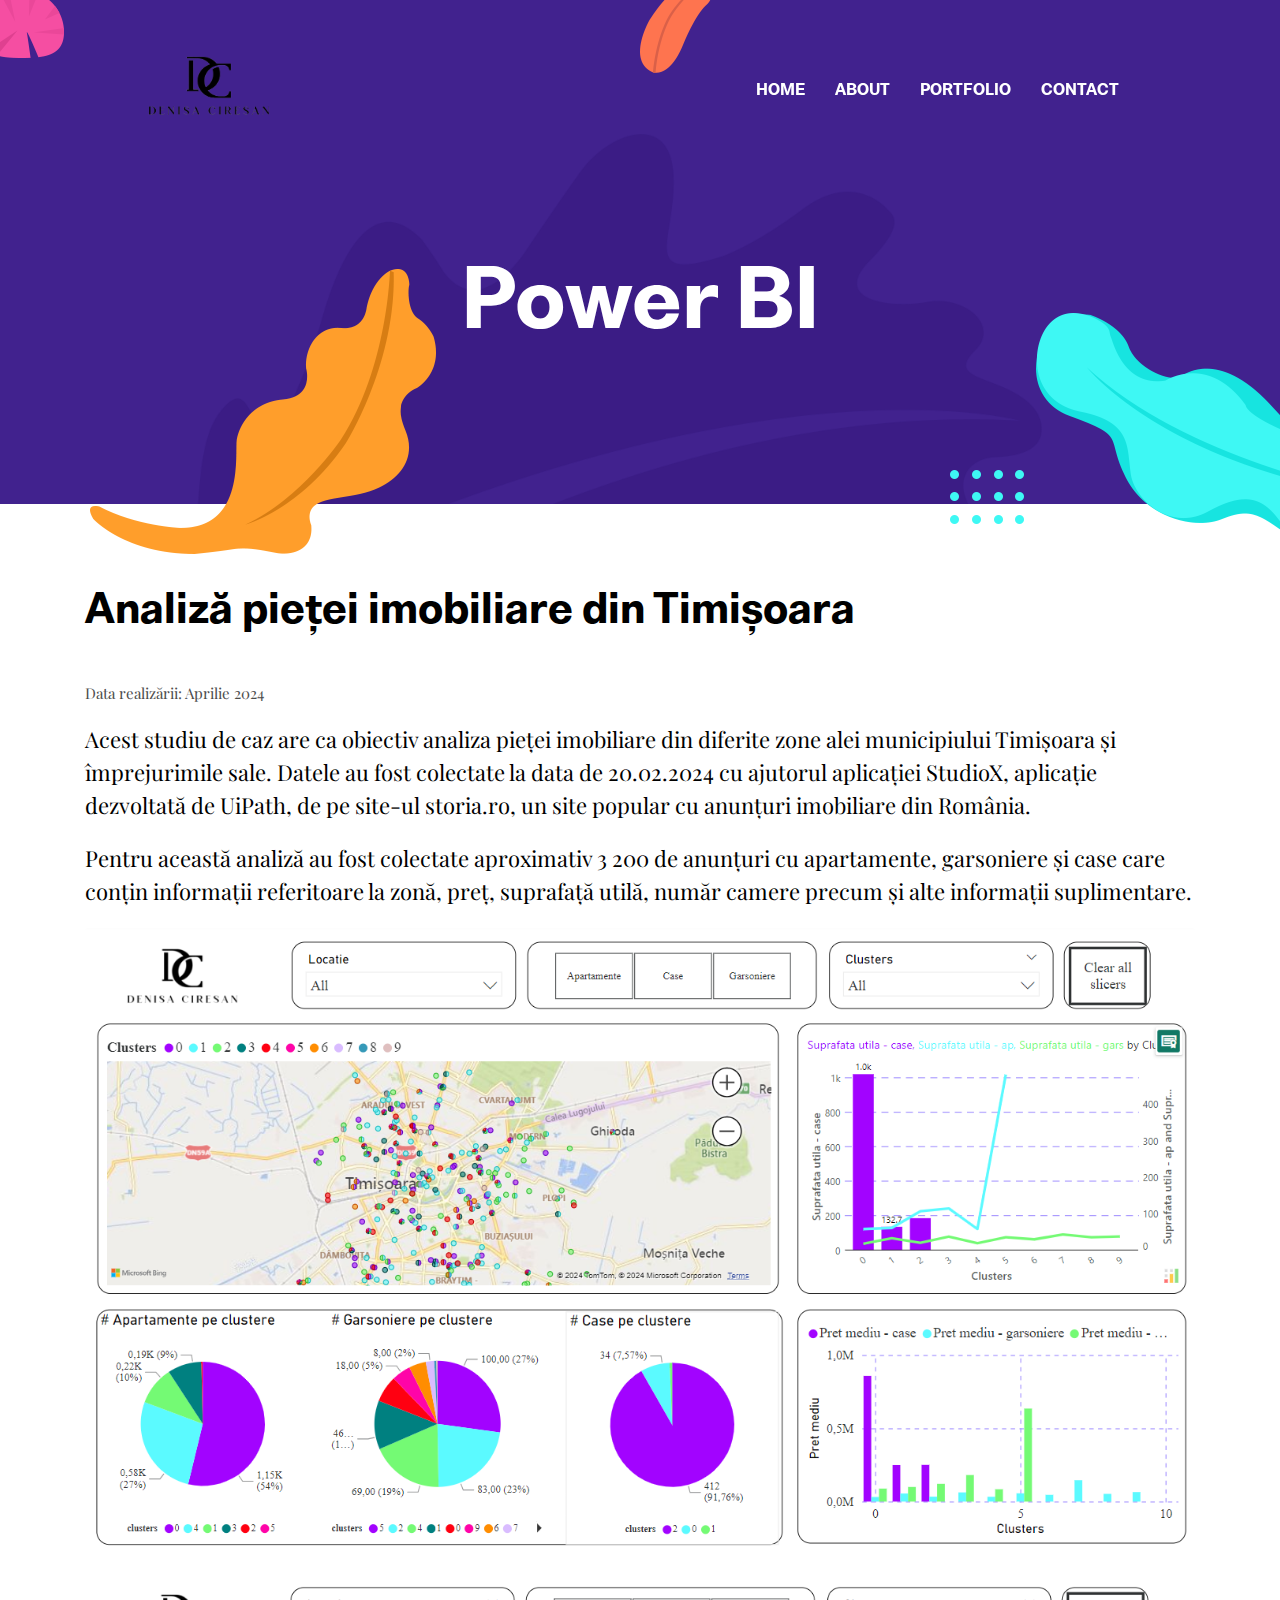
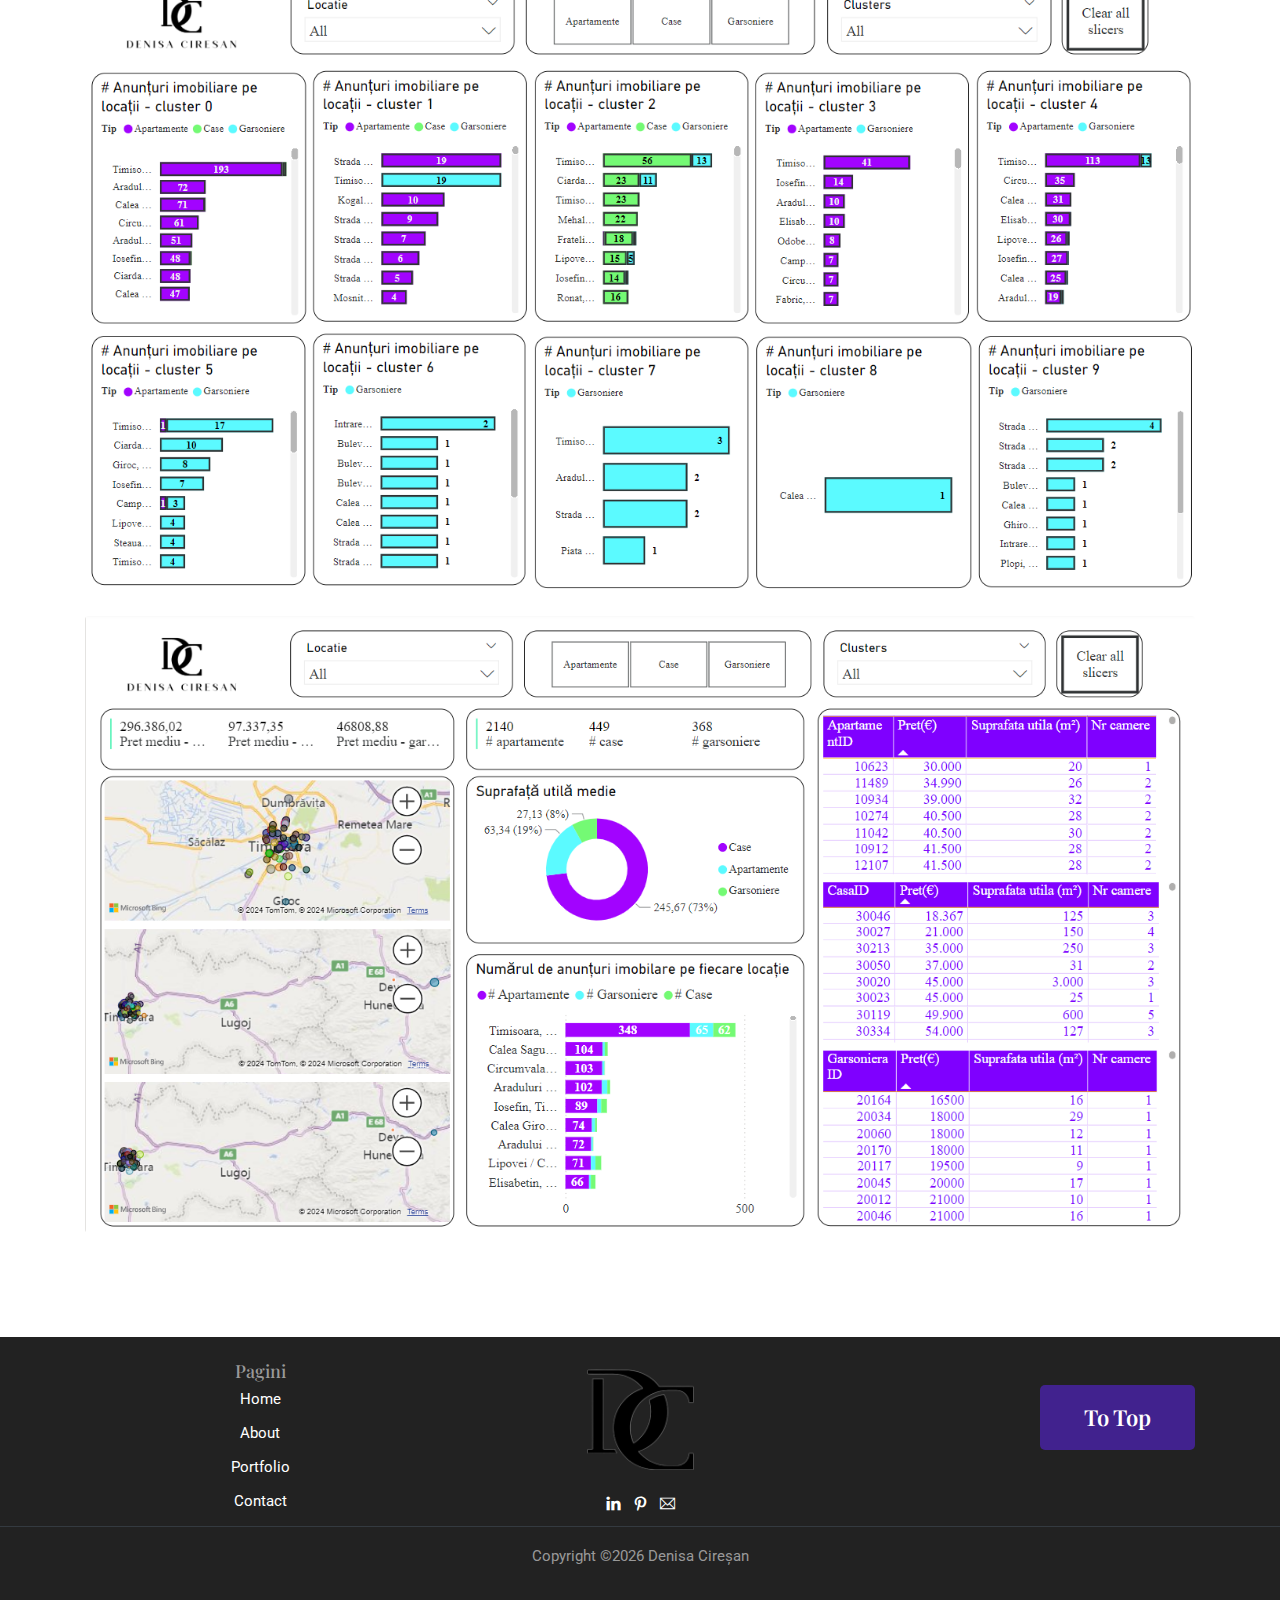
<file: bi-imobiliare.html>
<!DOCTYPE html>
<html lang="zxx">

<head>
  <meta charset="utf-8">
  <title>Analiză BI</title>

  <!-- mobile responsive meta -->
  <meta name="viewport" content="width=device-width, initial-scale=1">
  <meta name="viewport" content="width=device-width, initial-scale=1, maximum-scale=1">
  
  <!-- ** Plugins Needed for the Project ** -->
  <!-- Bootstrap -->
  <link rel="stylesheet" href="plugins/bootstrap/bootstrap.min.css">
  <!-- slick slider -->
  <link rel="stylesheet" href="plugins/slick/slick.css">
  <!-- themefy-icon -->
  <link rel="stylesheet" href="plugins/themify-icons/themify-icons.css">

  <!-- Main Stylesheet -->
  <link href="css/style.css" rel="stylesheet">
  
  <!--Favicon-->
  <link rel="shortcut icon" href="images/favicon.png" type="image/x-icon">
  <link rel="icon" href="images/favicon.png" type="image/x-icon">

</head>

<body>
  

<header class="navigation fixed-top">
  <nav class="navbar navbar-expand-lg navbar-dark">
    <a class="navbar-brand font-tertiary h3" href="index.html">
      <img src="images/logo.png" alt="Myself" style="width: 125px; height: auto;">
  </a>
      <button class="navbar-toggler" type="button" data-toggle="collapse" data-target="#navigation"
      aria-controls="navigation" aria-expanded="false" aria-label="Toggle navigation">
      <span class="navbar-toggler-icon"></span>
    </button>

    <div class="collapse navbar-collapse text-center" id="navigation">
      <ul class="navbar-nav ml-auto">
        <li class="nav-item active">
          <a class="nav-link" href="index.html">Home</a>
        </li>
        <li class="nav-item">
          <a class="nav-link" href="about.html">about</a>
        </li>
        
        <li class="nav-item">
          <a class="nav-link" href="portfolio.html">Portfolio</a>
        </li>
        <li class="nav-item">
          <a class="nav-link" href="contact.html">Contact</a>
        </li>
      </ul>
    </div>
  </nav>
</header>

<!-- page title -->
<section class="page-title bg-primary position-relative">
  <div class="container">
    <div class="row">
      <div class="col-12 text-center">
        <h1 class="text-white font-tertiary">Power BI</h1>
      </div>
    </div>
  </div>
  <!-- background shapes -->
  <img src="images/illustrations/page-title.png" alt="illustrations" class="bg-shape-1 w-100">
  <img src="images/illustrations/leaf-pink-round.png" alt="illustrations" class="bg-shape-2">
  <!-- <img src="images/illustrations/dots-cyan.png" alt="illustrations" class="bg-shape-3"> -->
  <img src="images/illustrations/leaf-orange.png" alt="illustrations" class="bg-shape-4">
  <img src="images/illustrations/leaf-yellow.png" alt="illustrations" class="bg-shape-5">
  <img src="images/illustrations/dots-group-cyan.png" alt="illustrations" class="bg-shape-6">
  <img src="images/illustrations/leaf-cyan-lg.png" alt="illustrations" class="bg-shape-7">
</section>
<!-- /page title -->

<section class="section">
  <div class="container">
    <div class="row">
      <div class="col-lg-12">
        <h3 class="font-tertiary mb-5">Analiză pieței imobiliare din Timișoara</h3>
        <p class="font-secondary">Data realizării: Aprilie 2024</p>
        <div class="content">
          <strong>Acest studiu de caz are ca obiectiv analiza pieței imobiliare din diferite zone alei municipiului Timișoara și împrejurimile sale. Datele au fost colectate la data de 20.02.2024 cu ajutorul aplicației StudioX, aplicație dezvoltată de UiPath, de pe site-ul storia.ro, un site popular cu anunțuri imobiliare din România. </strong>
          <strong>Pentru această analiză au fost colectate aproximativ 3 200 de anunțuri cu apartamente, garsoniere și case care conțin informații referitoare la zonă, preț, suprafață utilă, număr camere precum și alte informații suplimentare.</strong>
      
          <!-- Primul Dashboard -->
          <img src="images/blog/imob/d1.png" alt="Dashboard 1" class="img-fluid rounded float-left mr-5 mb-4">
      
          <!-- Al doilea dashboard -->
          <img src="images/blog/imob/d2.png" alt="Dashboard 2" class="img-fluid rounded float-left mr-5 mb-4">
          <img src="images/blog/imob/d3.png" alt="Dashboard 3" class="img-fluid rounded float-left mr-5 mb-4">
          
        </div>
        
      </div>
    </div>
  </div>
</section>


<!-- footer -->
<footer class="bg-dark footer-section py-4">
  <div class="container">
    <div class="row">
      <!-- Navigation Links -->
      <div class="col-md-4 col-12 text-center mb-4 mb-md-0">
        <h5 class="text-light">Pagini</h5>
        <ul class="list-unstyled">
          <li class="mb-3"><a class="text-white" href="index.html">Home</a></li>
          <li class="mb-3"><a class="text-white" href="about.html">About</a></li>
          <li class="mb-3"><a class="text-white" href="portfolio.html">Portfolio</a></li>
          <li class="mb-3"><a class="text-white" href="contact.html">Contact</a></li>
        </ul>
      </div>
      <!-- Social Links and Logo -->
      <div class="col-md-4 col-12 text-center mb-4 mb-md-0">
        <img src="images/favicon.png" alt="Myself" style="width: 125px; height: auto;" class="mb-3">
        <ul class="list-inline social-icons">
          <li class="list-inline-item"><a class="text-white" href="https://ro.linkedin.com/in/denisa-cire%C8%99an-973750267"><i class="ti-linkedin"></i></a></li>
          <li class="list-inline-item"><a class="text-white" href="https://ro.pinterest.com/denisa_ciresan/"><i class="ti-pinterest"></i></a></li>
          <li class="list-inline-item"><a class="text-white" href="mailto:ciresan.denisa14@gmail.com"><i class="ti-email"></i></a></li>
        </ul>
      </div>
      <!-- To Top Button -->
      <div class="col-md-4 col-12 text-md-right text-center">
        <button onclick="window.scrollTo({ top: 0, behavior: 'smooth' });" class="btn btn-primary mt-4">To Top</button>
      </div>
    </div>
  </div>
  <div class="border-top text-center border-dark py-3">
    <p class="mb-0 text-light">Copyright ©<script>
        var CurrentYear = new Date().getFullYear();
        document.write(CurrentYear);
      </script> Denisa Cireșan</p>
  </div>
</footer>
<!-- /footer -->


<!-- jQuery -->
<script src="plugins/jQuery/jquery.min.js"></script>
<!-- Bootstrap JS -->
<script src="plugins/bootstrap/bootstrap.min.js"></script>
<!-- slick slider -->
<script src="plugins/slick/slick.min.js"></script>
<!-- filter -->
<script src="plugins/shuffle/shuffle.min.js"></script>

<!-- Main Script -->
<script src="js/script.js"></script>

</body>
</html>
</file>
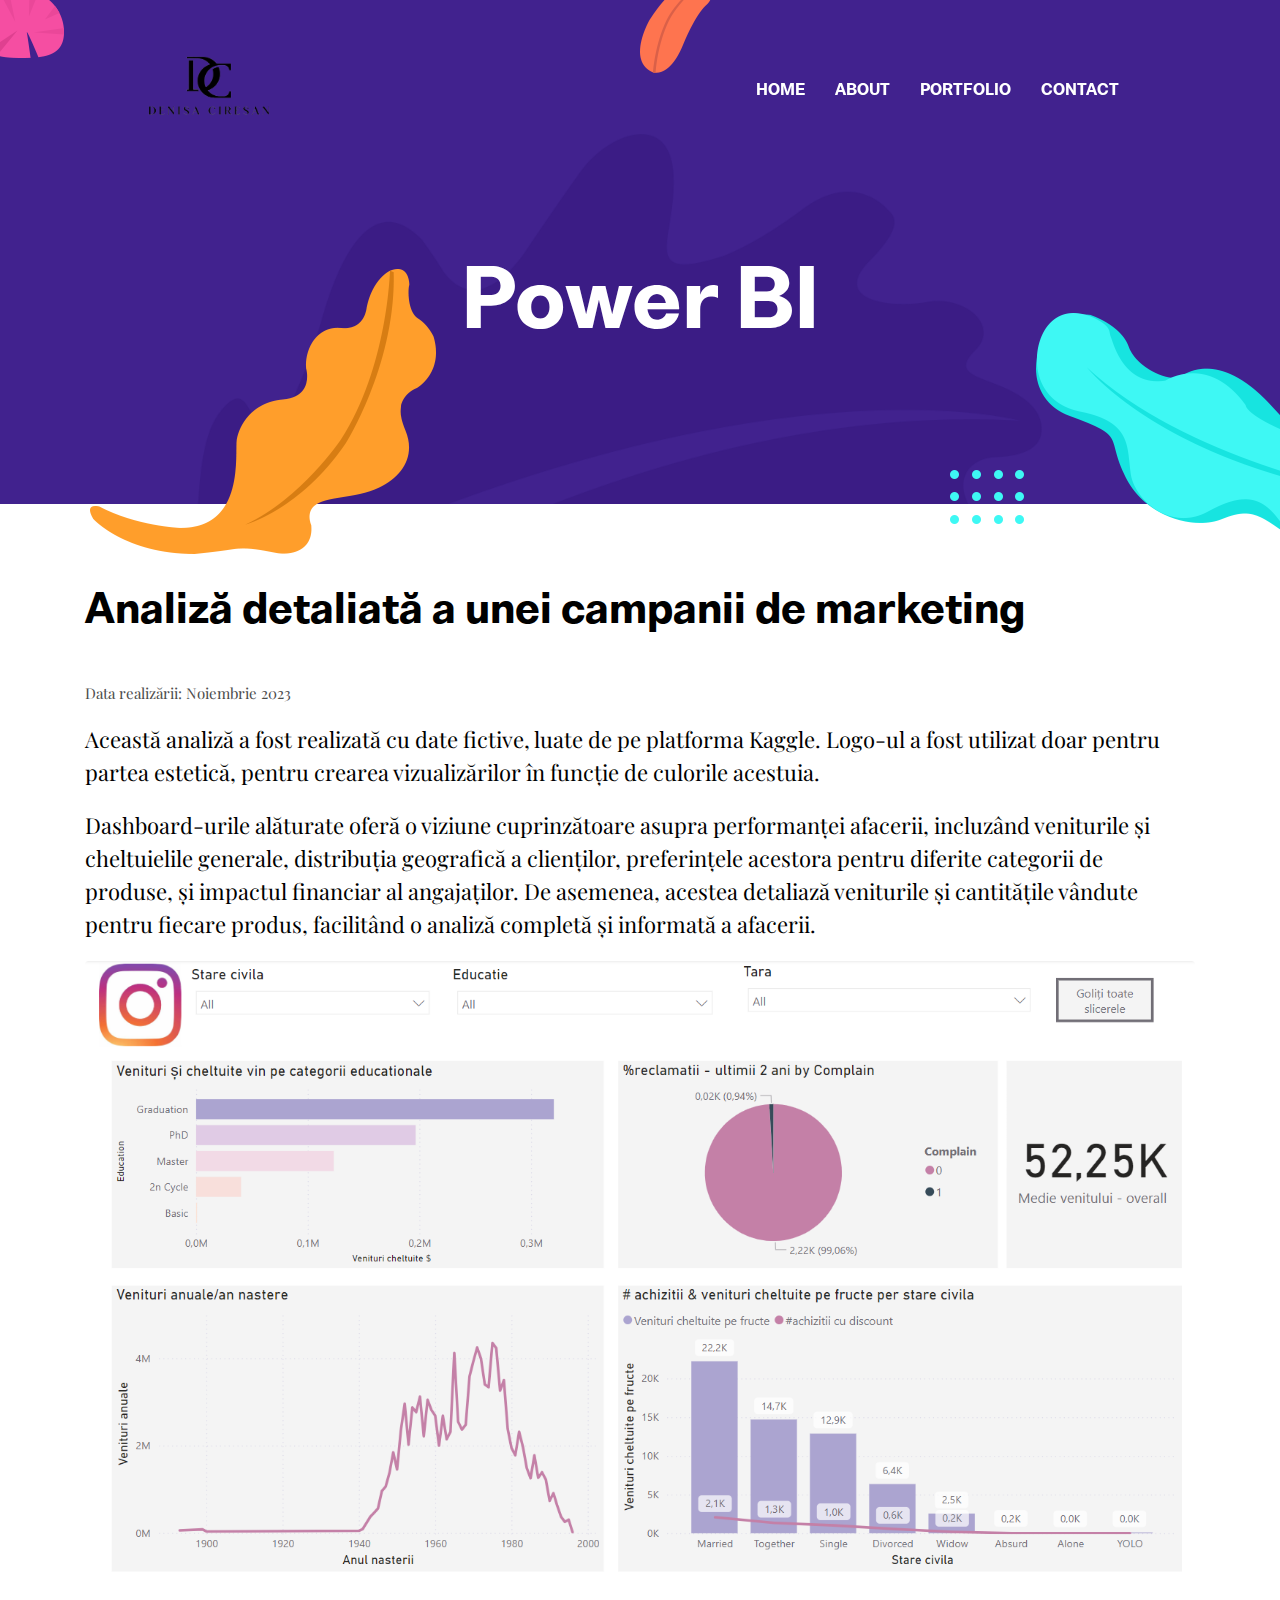
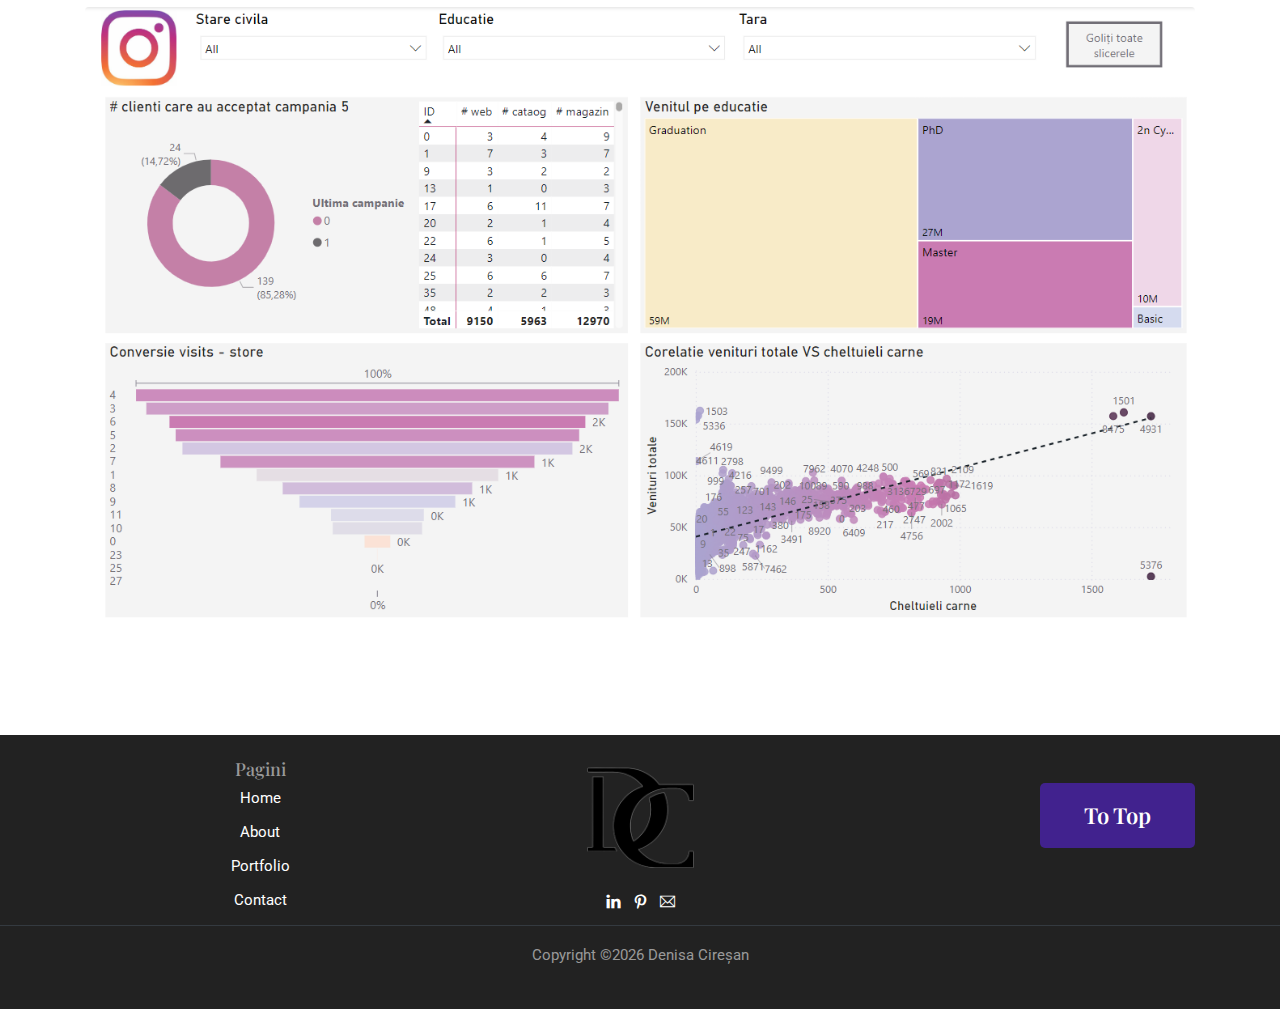
<file: bi-insta.html>
<!DOCTYPE html>
<html lang="zxx">

<head>
  <meta charset="utf-8">
  <title>Analiză BI</title>

  <!-- mobile responsive meta -->
  <meta name="viewport" content="width=device-width, initial-scale=1">
  <meta name="viewport" content="width=device-width, initial-scale=1, maximum-scale=1">
  
  <!-- ** Plugins Needed for the Project ** -->
  <!-- Bootstrap -->
  <link rel="stylesheet" href="plugins/bootstrap/bootstrap.min.css">
  <!-- slick slider -->
  <link rel="stylesheet" href="plugins/slick/slick.css">
  <!-- themefy-icon -->
  <link rel="stylesheet" href="plugins/themify-icons/themify-icons.css">

  <!-- Main Stylesheet -->
  <link href="css/style.css" rel="stylesheet">
  
  <!--Favicon-->
  <link rel="shortcut icon" href="images/favicon.png" type="image/x-icon">
  <link rel="icon" href="images/favicon.png" type="image/x-icon">

</head>

<body>
  

<header class="navigation fixed-top">
  <nav class="navbar navbar-expand-lg navbar-dark">
    <a class="navbar-brand font-tertiary h3" href="index.html">
      <img src="images/logo.png" alt="Myself" style="width: 125px; height: auto;">
  </a>
      <button class="navbar-toggler" type="button" data-toggle="collapse" data-target="#navigation"
      aria-controls="navigation" aria-expanded="false" aria-label="Toggle navigation">
      <span class="navbar-toggler-icon"></span>
    </button>

    <div class="collapse navbar-collapse text-center" id="navigation">
      <ul class="navbar-nav ml-auto">
        <li class="nav-item active">
          <a class="nav-link" href="index.html">Home</a>
        </li>
        <li class="nav-item">
          <a class="nav-link" href="about.html">about</a>
        </li>
        
        <li class="nav-item">
          <a class="nav-link" href="portfolio.html">Portfolio</a>
        </li>
        <li class="nav-item">
          <a class="nav-link" href="contact.html">Contact</a>
        </li>
      </ul>
    </div>
  </nav>
</header>

<!-- page title -->
<section class="page-title bg-primary position-relative">
  <div class="container">
    <div class="row">
      <div class="col-12 text-center">
        <h1 class="text-white font-tertiary">Power BI</h1>
      </div>
    </div>
  </div>
  <!-- background shapes -->
  <img src="images/illustrations/page-title.png" alt="illustrations" class="bg-shape-1 w-100">
  <img src="images/illustrations/leaf-pink-round.png" alt="illustrations" class="bg-shape-2">
  <!-- <img src="images/illustrations/dots-cyan.png" alt="illustrations" class="bg-shape-3"> -->
  <img src="images/illustrations/leaf-orange.png" alt="illustrations" class="bg-shape-4">
  <img src="images/illustrations/leaf-yellow.png" alt="illustrations" class="bg-shape-5">
  <img src="images/illustrations/dots-group-cyan.png" alt="illustrations" class="bg-shape-6">
  <img src="images/illustrations/leaf-cyan-lg.png" alt="illustrations" class="bg-shape-7">
</section>
<!-- /page title -->

<section class="section">
  <div class="container">
    <div class="row">
      <div class="col-lg-12">
        <h3 class="font-tertiary mb-5">Analiză detaliată a unei campanii de marketing</h3>
        <p class="font-secondary">Data realizării: Noiembrie 2023</p>
        <div class="content">
          <strong>Această analiză a fost realizată cu date fictive, luate de pe platforma Kaggle. Logo-ul a fost utilizat doar pentru partea estetică, pentru crearea vizualizărilor în funcție de culorile acestuia.</strong>
          <strong>Dashboard-urile alăturate oferă o viziune cuprinzătoare asupra performanței afacerii, incluzând veniturile și cheltuielile generale, distribuția geografică a clienților, preferințele acestora pentru diferite categorii de produse, și impactul financiar al angajaților. De asemenea, acestea detaliază veniturile și cantitățile vândute pentru fiecare produs, facilitând o analiză completă și informată a afacerii.</strong>
      
          <!-- Primul Dashboard -->
          <img src="images/blog/insta/d1.png" alt="Dashboard 1" class="img-fluid rounded float-left mr-5 mb-4">

          <!-- Al doilea dashboard -->
          <img src="images/blog/insta/d2.png" alt="Dashboard 2" class="img-fluid rounded float-left mr-5 mb-4">
          
        </div>
      </div>
    </div>
  </div>
</section>


<!-- footer -->
<footer class="bg-dark footer-section py-4">
  <div class="container">
    <div class="row">
      <!-- Navigation Links -->
      <div class="col-md-4 col-12 text-center mb-4 mb-md-0">
        <h5 class="text-light">Pagini</h5>
        <ul class="list-unstyled">
          <li class="mb-3"><a class="text-white" href="index.html">Home</a></li>
          <li class="mb-3"><a class="text-white" href="about.html">About</a></li>
          <li class="mb-3"><a class="text-white" href="portfolio.html">Portfolio</a></li>
          <li class="mb-3"><a class="text-white" href="contact.html">Contact</a></li>
        </ul>
      </div>
      <!-- Social Links and Logo -->
      <div class="col-md-4 col-12 text-center mb-4 mb-md-0">
        <img src="images/favicon.png" alt="Myself" style="width: 125px; height: auto;" class="mb-3">
        <ul class="list-inline social-icons">
          <li class="list-inline-item"><a class="text-white" href="https://ro.linkedin.com/in/denisa-cire%C8%99an-973750267"><i class="ti-linkedin"></i></a></li>
          <li class="list-inline-item"><a class="text-white" href="https://ro.pinterest.com/denisa_ciresan/"><i class="ti-pinterest"></i></a></li>
          <li class="list-inline-item"><a class="text-white" href="mailto:ciresan.denisa14@gmail.com"><i class="ti-email"></i></a></li>
        </ul>
      </div>
      <!-- To Top Button -->
      <div class="col-md-4 col-12 text-md-right text-center">
        <button onclick="window.scrollTo({ top: 0, behavior: 'smooth' });" class="btn btn-primary mt-4">To Top</button>
      </div>
    </div>
  </div>
  <div class="border-top text-center border-dark py-3">
    <p class="mb-0 text-light">Copyright ©<script>
        var CurrentYear = new Date().getFullYear();
        document.write(CurrentYear);
      </script> Denisa Cireșan</p>
  </div>
</footer>
<!-- /footer -->


<!-- jQuery -->
<script src="plugins/jQuery/jquery.min.js"></script>
<!-- Bootstrap JS -->
<script src="plugins/bootstrap/bootstrap.min.js"></script>
<!-- slick slider -->
<script src="plugins/slick/slick.min.js"></script>
<!-- filter -->
<script src="plugins/shuffle/shuffle.min.js"></script>

<!-- Main Script -->
<script src="js/script.js"></script>

</body>
</html>
</file>
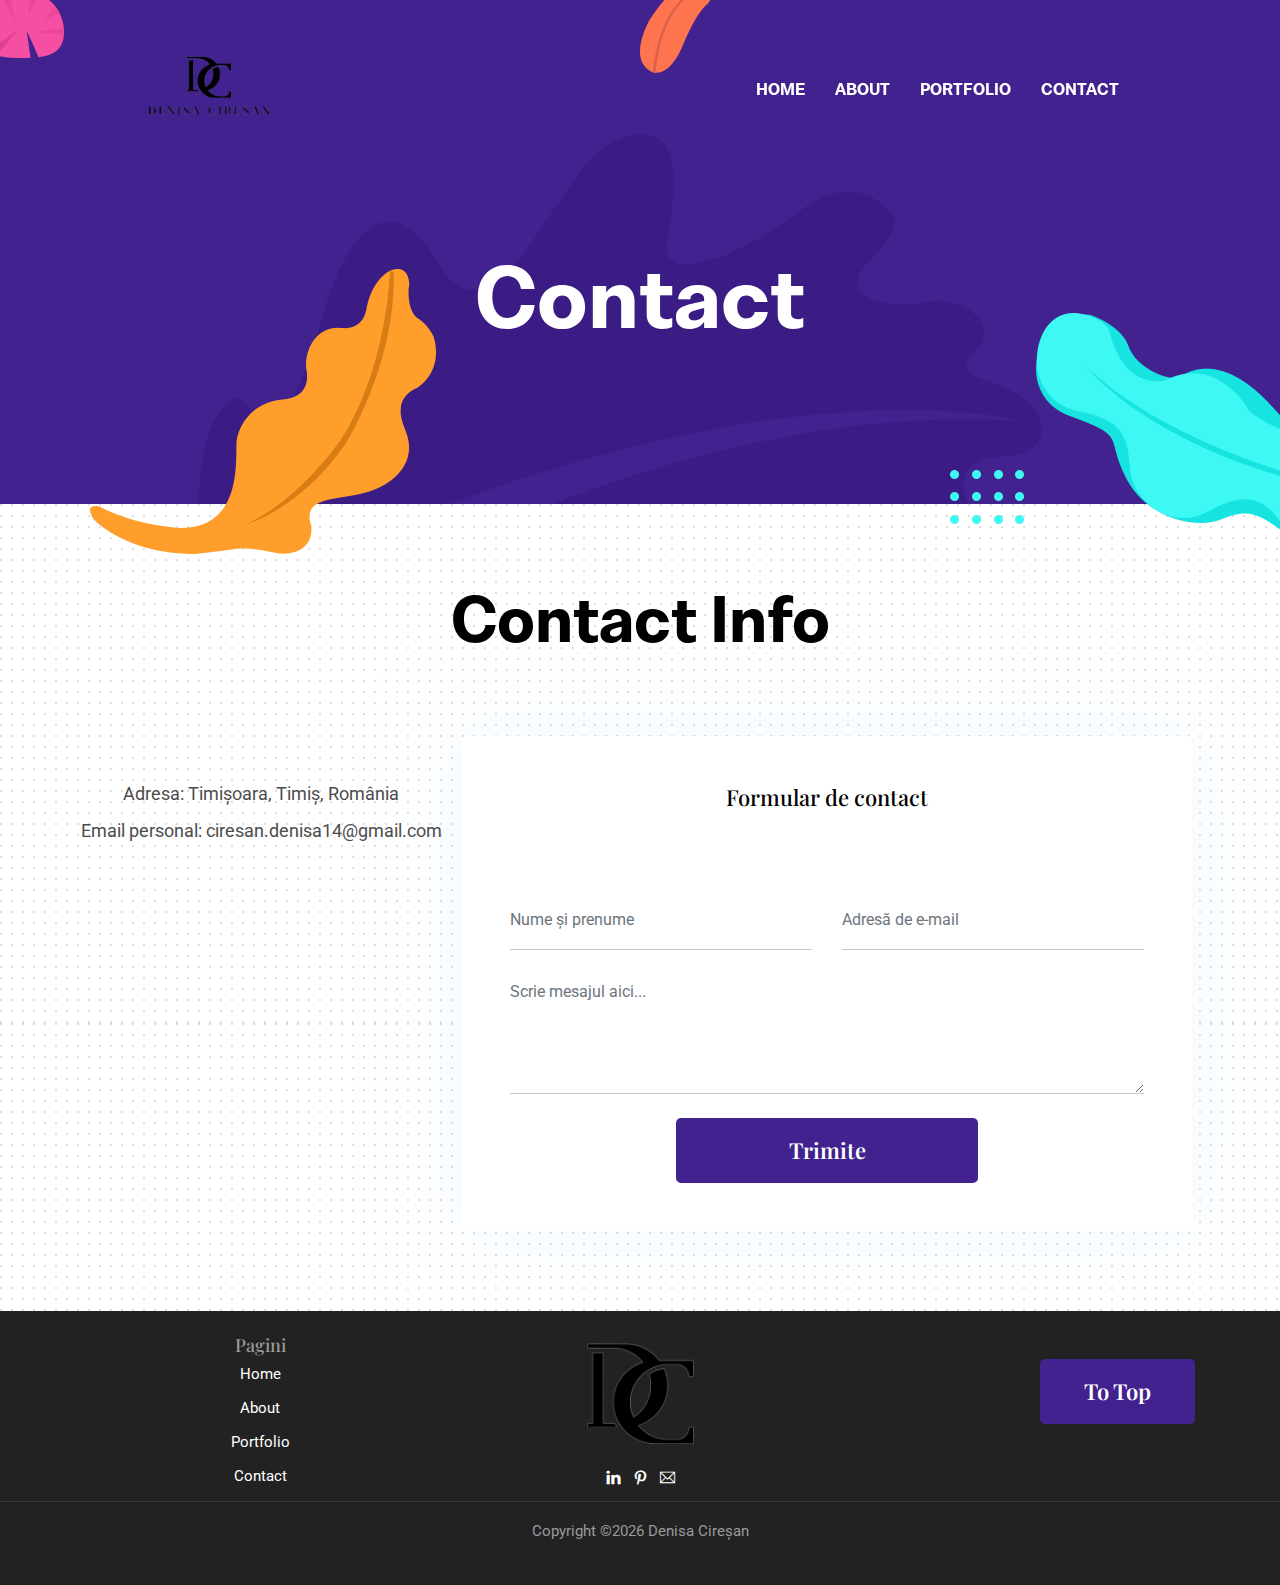
<file: contact.html>
<!DOCTYPE html>
<html lang="zxx">

<head>
  <meta charset="utf-8">
  <title>Contact</title>

  <!-- mobile responsive meta -->
  <meta name="viewport" content="width=device-width, initial-scale=1">
  <meta name="viewport" content="width=device-width, initial-scale=1, maximum-scale=1">
  
  <!-- ** Plugins Needed for the Project ** -->
  <!-- Bootstrap -->
  <link rel="stylesheet" href="plugins/bootstrap/bootstrap.min.css">
  <!-- slick slider -->
  <link rel="stylesheet" href="plugins/slick/slick.css">
  <!-- themefy-icon -->
  <link rel="stylesheet" href="plugins/themify-icons/themify-icons.css">

  <!-- Main Stylesheet -->
  <link href="css/style.css" rel="stylesheet">
  
  <!--Favicon-->
  <link rel="shortcut icon" href="images/favicon.png" type="image/x-icon">
  <link rel="icon" href="images/favicon.png" type="image/x-icon">

</head>

<body>
  

<header class="navigation fixed-top">
  <nav class="navbar navbar-expand-lg navbar-dark">
    <a class="navbar-brand font-tertiary h3" href="index.html">
      <img src="images/logo.png" alt="Myself" style="width: 125px; height: auto;">
  </a>
      <button class="navbar-toggler" type="button" data-toggle="collapse" data-target="#navigation"
      aria-controls="navigation" aria-expanded="false" aria-label="Toggle navigation">
      <span class="navbar-toggler-icon"></span>
    </button>

    <div class="collapse navbar-collapse text-center" id="navigation">
      <ul class="navbar-nav ml-auto">
        <li class="nav-item active">
          <a class="nav-link" href="index.html">Home</a>
        </li>
        <li class="nav-item">
          <a class="nav-link" href="about.html">about</a>
        </li>
        
        <li class="nav-item">
          <a class="nav-link" href="portfolio.html">Portfolio</a>
        </li>
        <li class="nav-item">
          <a class="nav-link" href="contact.html">Contact</a>
        </li>
      </ul>
    </div>
  </nav>
</header>

<!-- page title -->
<section class="page-title bg-primary position-relative">
  <div class="container">
    <div class="row">
      <div class="col-12 text-center">
        <h1 class="text-white font-tertiary">Contact</h1>
      </div>
    </div>
  </div>
  <!-- background shapes -->
  <img src="images/illustrations/page-title.png" alt="illustrations" class="bg-shape-1 w-100">
  <img src="images/illustrations/leaf-pink-round.png" alt="illustrations" class="bg-shape-2">
  <!-- <img src="images/illustrations/dots-cyan.png" alt="illustrations" class="bg-shape-3"> -->
  <img src="images/illustrations/leaf-orange.png" alt="illustrations" class="bg-shape-4">
  <img src="images/illustrations/leaf-yellow.png" alt="illustrations" class="bg-shape-5">
  <img src="images/illustrations/dots-group-cyan.png" alt="illustrations" class="bg-shape-6">
  <img src="images/illustrations/leaf-cyan-lg.png" alt="illustrations" class="bg-shape-7">
</section>
<!-- /page title -->



<!-- contact -->
<section class="section section-on-footer" data-background="images/backgrounds/bg-dots.png">
  <div class="container">
    <div class="row">
      <div class="col-12 text-center">
        <h2 class="section-title">Contact Info</h2>
      </div>
      <ul class="contact-info">
        <li><i class="fas fa-map-marker-alt"></i> Adresa: Timișoara, Timiș, România</li>
        <li><i class="fas fa-envelope"></i> Email personal: ciresan.denisa14@gmail.com</li>
      </ul>
      <div class="col-lg-8 mx-auto">
        <div class="bg-white rounded text-center p-5 shadow-down">
          <h4 class="mb-80">Formular de contact</h4>
          <form action="https://formspree.io/f/xblrdrew" method="POST" class="row">
            <div class="col-md-6">
              <input type="text" id="name" name="name" placeholder="Nume și prenume" class="form-control px-0 mb-4">
            </div>
            <div class="col-md-6">
              <input type="email" id="email" name="email" placeholder="Adresă de e-mail" class="form-control px-0 mb-4">
            </div>
            <div class="col-12">
              <textarea name="message" id="message" class="form-control px-0 mb-4"
                placeholder="Scrie mesajul aici..."></textarea>
            </div>
            <div class="col-lg-6 col-10 mx-auto">
              <button class="btn btn-primary w-100">Trimite</button>
            </div>
          </form>
        </div>
      </div>
    </div>
  </div>
</section>
<!-- /contact -->
<!-- /contact -->
 
<!-- footer -->
<footer class="bg-dark footer-section py-4">
  <div class="container">
    <div class="row">
      <!-- Navigation Links -->
      <div class="col-md-4 col-12 text-center mb-4 mb-md-0">
        <h5 class="text-light">Pagini</h5>
        <ul class="list-unstyled">
          <li class="mb-3"><a class="text-white" href="index.html">Home</a></li>
          <li class="mb-3"><a class="text-white" href="about.html">About</a></li>
          <li class="mb-3"><a class="text-white" href="portfolio.html">Portfolio</a></li>
          <li class="mb-3"><a class="text-white" href="contact.html">Contact</a></li>
        </ul>
      </div>
      <!-- Social Links and Logo -->
      <div class="col-md-4 col-12 text-center mb-4 mb-md-0">
        <img src="images/favicon.png" alt="Myself" style="width: 125px; height: auto;" class="mb-3">
        <ul class="list-inline social-icons">
          <li class="list-inline-item"><a class="text-white" href="https://ro.linkedin.com/in/denisa-cire%C8%99an-973750267"><i class="ti-linkedin"></i></a></li>
          <li class="list-inline-item"><a class="text-white" href="https://ro.pinterest.com/denisa_ciresan/"><i class="ti-pinterest"></i></a></li>
          <li class="list-inline-item"><a class="text-white" href="mailto:ciresan.denisa14@gmail.com"><i class="ti-email"></i></a></li>
        </ul>
      </div>
      <!-- To Top Button -->
      <div class="col-md-4 col-12 text-md-right text-center">
        <button onclick="window.scrollTo({ top: 0, behavior: 'smooth' });" class="btn btn-primary mt-4">To Top</button>
      </div>
    </div>
  </div>
  <div class="border-top text-center border-dark py-3">
    <p class="mb-0 text-light">Copyright ©<script>
        var CurrentYear = new Date().getFullYear();
        document.write(CurrentYear);
      </script> Denisa Cireșan</p>
  </div>
</footer>
<!-- /footer -->


<!-- jQuery -->
<script src="plugins/jQuery/jquery.min.js"></script>
<!-- Bootstrap JS -->
<script src="plugins/bootstrap/bootstrap.min.js"></script>
<!-- slick slider -->
<script src="plugins/slick/slick.min.js"></script>
<!-- filter -->
<script src="plugins/shuffle/shuffle.min.js"></script>

<!-- Main Script -->
<script src="js/script.js"></script>

</body>
</html>
</file>
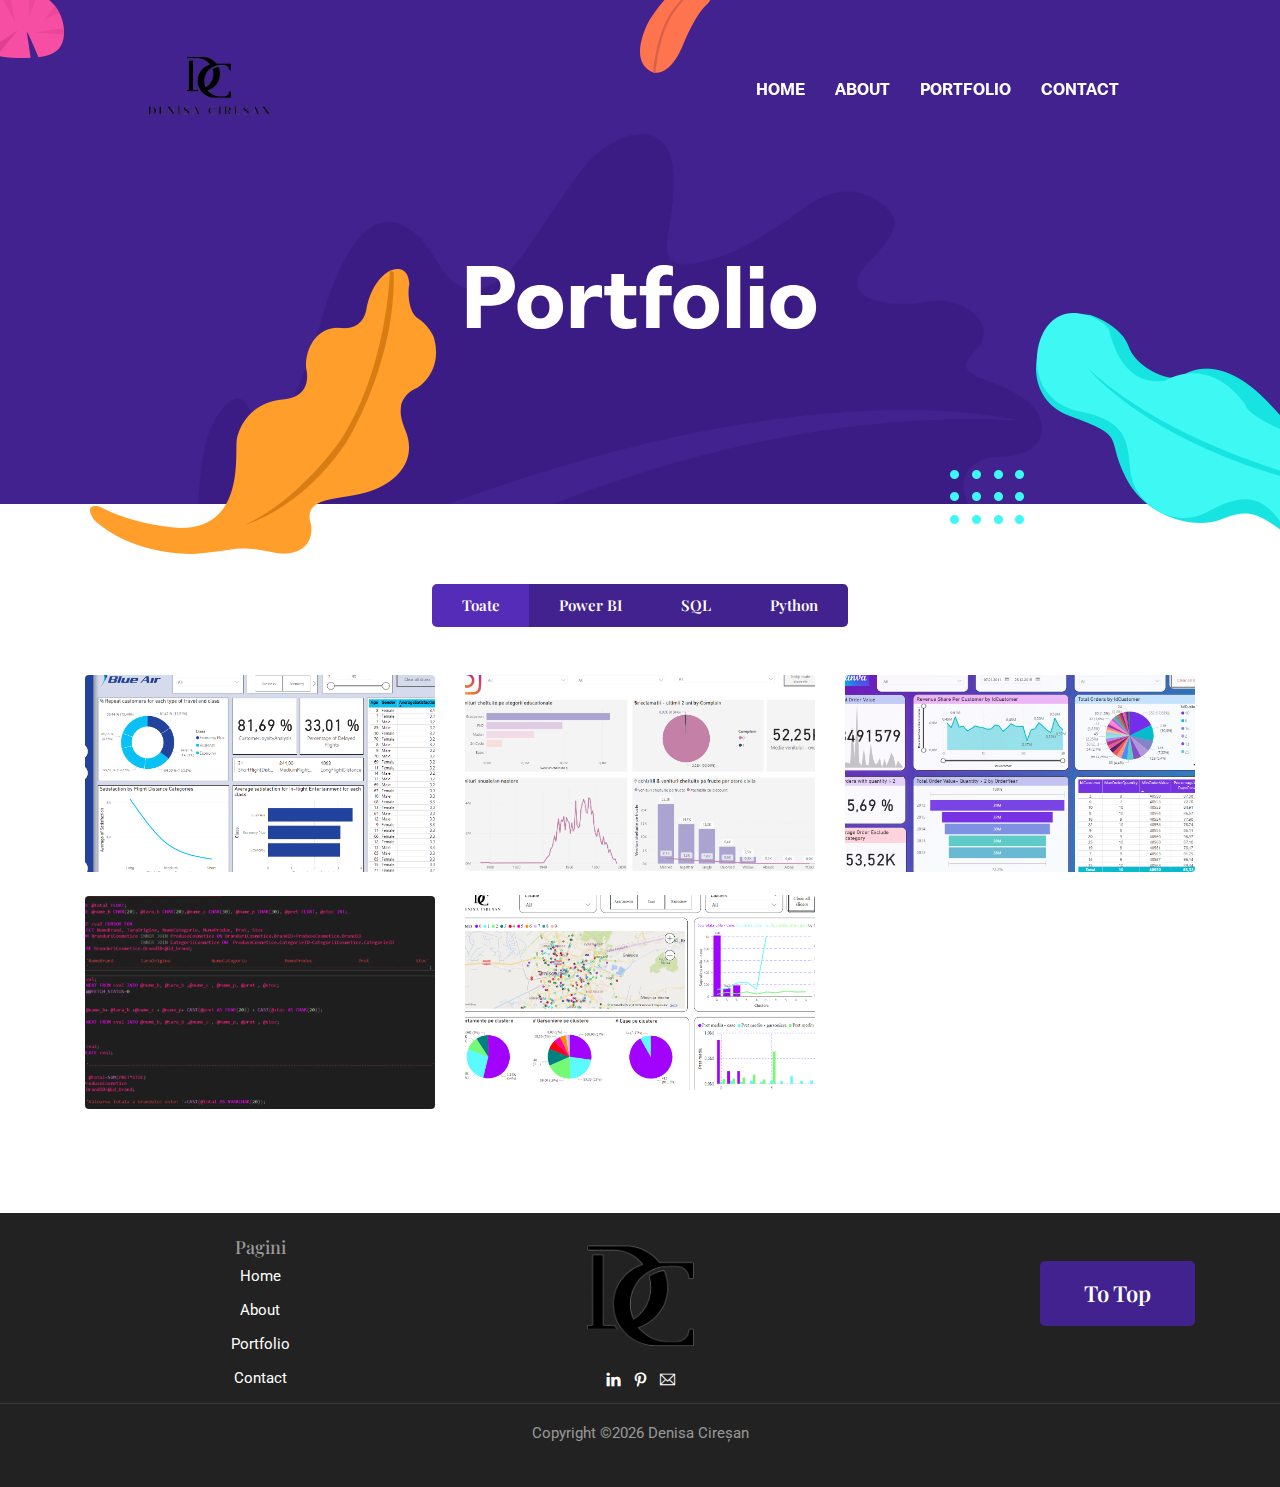
<file: portfolio.html>
<!DOCTYPE html>
<html lang="zxx">

<head>
  <meta charset="utf-8">
  <title>Portofolio</title>

  <!-- mobile responsive meta -->
  <meta name="viewport" content="width=device-width, initial-scale=1">
  <meta name="viewport" content="width=device-width, initial-scale=1, maximum-scale=1">
  
  <!-- ** Plugins Needed for the Project ** -->
  <!-- Bootstrap -->
  <link rel="stylesheet" href="plugins/bootstrap/bootstrap.min.css">
  <!-- slick slider -->
  <link rel="stylesheet" href="plugins/slick/slick.css">
  <!-- themefy-icon -->
  <link rel="stylesheet" href="plugins/themify-icons/themify-icons.css">

  <!-- Main Stylesheet -->
  <link href="css/style.css" rel="stylesheet">
  
  <!--Favicon-->
  <link rel="shortcut icon" href="images/favicon.png" type="image/x-icon">
  <link rel="icon" href="images/favicon.png" type="image/x-icon">

</head>

<body>
  <header class="navigation fixed-top">
    <nav class="navbar navbar-expand-lg navbar-dark">
      <a class="navbar-brand font-tertiary h3" href="index.html">
        <img src="images/logo.png" alt="Myself" style="width: 125px; height: auto;">
    </a>
    
      <button class="navbar-toggler" type="button" data-toggle="collapse" data-target="#navigation"
        aria-controls="navigation" aria-expanded="false" aria-label="Toggle navigation">
        <span class="navbar-toggler-icon"></span>
      </button>
  
      <div class="collapse navbar-collapse text-center" id="navigation">
        <ul class="navbar-nav ml-auto">
          <li class="nav-item active">
            <a class="nav-link" href="index.html">Home</a>
          </li>
          <li class="nav-item">
            <a class="nav-link" href="about.html">about</a>
          </li>
          
          <li class="nav-item">
            <a class="nav-link" href="portfolio.html">Portfolio</a>
          </li>
          <li class="nav-item">
            <a class="nav-link" href="contact.html">Contact</a>
          </li>
        </ul>
      </div>
    </nav>
  </header>

<!-- page title -->
<section class="page-title bg-primary position-relative">
  <div class="container">
    <div class="row">
      <div class="col-12 text-center">
        <h1 class="text-white font-tertiary">Portfolio</h1>
      </div>
    </div>
  </div>
  <!-- background shapes -->
  <img src="images/illustrations/page-title.png" alt="illustrations" class="bg-shape-1 w-100">
  <img src="images/illustrations/leaf-pink-round.png" alt="illustrations" class="bg-shape-2">
  <!-- <img src="images/illustrations/dots-cyan.png" alt="illustrations" class="bg-shape-3"> -->
  <img src="images/illustrations/leaf-orange.png" alt="illustrations" class="bg-shape-4">
  <img src="images/illustrations/leaf-yellow.png" alt="illustrations" class="bg-shape-5">
  <img src="images/illustrations/dots-group-cyan.png" alt="illustrations" class="bg-shape-6">
  <img src="images/illustrations/leaf-cyan-lg.png" alt="illustrations" class="bg-shape-7">
</section>
<!-- /page title -->

<!-- portfolio -->
<section class="section">
  <div class="container">
    <div class="row mb-5">
      <div class="col-12">
        <div class="btn-group btn-group-toggle justify-content-center d-flex" data-toggle="buttons">
          <label class="btn btn-sm btn-primary active">
            <input type="radio" name="shuffle-filter" value="all" checked="checked" />Toate
          </label>
          <label class="btn btn-sm btn-primary">
            <input type="radio" name="shuffle-filter" value="powerbi" />Power BI
          </label>
          <label class="btn btn-sm btn-primary">
            <input type="radio" name="shuffle-filter" value="sql" />SQL
          </label>
          <!-- <label class="btn btn-sm btn-primary">
            <input type="radio" name="shuffle-filter" value="website" />website
          </label> -->
          <label class="btn btn-sm btn-primary">
            <input type="radio" name="shuffle-filter" value="py" />Python
          </label>
        </div>
      </div>
    </div>
    <div class="row shuffle-wrapper">
      <!-- <div class="col-lg-4 col-6 mb-4 shuffle-item" data-groups="[&quot;website&quot;]">
        <div class="position-relative rounded hover-wrapper">
          <img src="images/portfolio/site1.png" alt="portfolio-image" class="img-fluid rounded w-100 d-block">
          <div class="hover-overlay">
            <div class="hover-content">
              <a class="btn btn-light btn-sm" href="project-single.html">view project</a>
            </div>
          </div>
        </div>
      </div> -->
      <div class="col-lg-4 col-6 mb-4 shuffle-item" data-groups="[&quot;powerbi&quot;]">
        <div class="position-relative rounded hover-wrapper">
          <img src="images/portfolio/powerbi1.png" alt="portfolio-image" class="img-fluid rounded w-100 d-block">
          <div class="hover-overlay">
            <div class="hover-content">
              <a class="btn btn-light btn-sm" href="BI-BlueAir.html">view project</a>
            </div>
          </div>
        </div>
      </div>
      <div class="col-lg-4 col-6 mb-4 shuffle-item" data-groups="[&quot;powerbi&quot;]">
        <div class="position-relative rounded hover-wrapper">
          <img src="images/portfolio/powerbi3.png" alt="portfolio-image" class="img-fluid rounded w-100 d-block">
          <div class="hover-overlay">
            <div class="hover-content">
              <a class="btn btn-light btn-sm" href="bi-insta.html">view project</a>
            </div>
          </div>
        </div>
     </div>
     <!-- <div class="col-lg-4 col-6 mb-4 shuffle-item" data-groups="[&quot;powerbi&quot;]">
        <div class="position-relative rounded hover-wrapper">
          <img src="images/portfolio/powerbi2.png" alt="portfolio-image" class="img-fluid rounded w-100 d-block">
          <div class="hover-overlay">
            <div class="hover-content">
              <a class="btn btn-light btn-sm" href="bi-cosmetice.html">view project</a>
            </div>
          </div>
        </div>
      </div> -->
      <!-- <div class="col-lg-4 col-6 mb-4 shuffle-item" data-groups="[&quot;website&quot;]">
        <div class="position-relative rounded hover-wrapper">
          <img src="images/portfolio/site2.png" alt="portfolio-image" class="img-fluid rounded w-100 d-block">
          <div class="hover-overlay">
            <div class="hover-content">
              <a class="btn btn-light btn-sm" href="project-single.html">view project</a>
            </div>
          </div>
        </div>
      </div> -->
      <div class="col-lg-4 col-6 mb-4 shuffle-item" data-groups="[&quot;powerbi&quot;]">
        <div class="position-relative rounded hover-wrapper">
          <img src="images/portfolio/powerbi4.png" alt="portfolio-image" class="img-fluid rounded w-100 d-block">
          <div class="hover-overlay">
            <div class="hover-content">
              <a class="btn btn-light btn-sm" href="bi-canva.html">view project</a>
            </div>
          </div>
        </div>
      </div>
      <!-- <div class="col-lg-4 col-6 mb-4 shuffle-item" data-groups="[&quot;py&quot;]">
        <div class="position-relative rounded hover-wrapper">
          <img src="images/portfolio/py1.png" alt="portfolio-image" class="img-fluid rounded w-100 d-block">
          <div class="hover-overlay">
            <div class="hover-content">
              <a class="btn btn-light btn-sm" href="python.html">view project</a>
            </div>
          </div>
        </div>
      </div> -->
      <div class="col-lg-4 col-6 mb-4 shuffle-item" data-groups="[&quot;powerbi&quot;]">
        <div class="position-relative rounded hover-wrapper">
          <img src="images/portfolio/powerbi5.png" alt="portfolio-image" class="img-fluid rounded w-100 d-block">
          <div class="hover-overlay">
            <div class="hover-content">
              <a class="btn btn-light btn-sm" href="bi-imobiliare.html">view project</a>
            </div>
          </div>
        </div>
      </div>
      <div class="col-lg-4 col-6 mb-4 shuffle-item" data-groups="[&quot;sql&quot;]">
        <div class="position-relative rounded hover-wrapper">
          <img src="images/portfolio/sql1.png" alt="portfolio-image" class="img-fluid rounded w-100 d-block">
          <div class="hover-overlay">
            <div class="hover-content">
              <a class="btn btn-light btn-sm" href="sql.html">view project</a>
            </div>
          </div>
        </div>
      </div>
    </div>
  </div>
</section>
<!-- /portfolio -->


<!-- footer -->
<footer class="bg-dark footer-section py-4">
  <div class="container">
    <div class="row">
      <!-- Navigation Links -->
      <div class="col-md-4 col-12 text-center mb-4 mb-md-0">
        <h5 class="text-light">Pagini</h5>
        <ul class="list-unstyled">
          <li class="mb-3"><a class="text-white" href="index.html">Home</a></li>
          <li class="mb-3"><a class="text-white" href="about.html">About</a></li>
          <li class="mb-3"><a class="text-white" href="portfolio.html">Portfolio</a></li>
          <li class="mb-3"><a class="text-white" href="contact.html">Contact</a></li>
        </ul>
      </div>
      <!-- Social Links and Logo -->
      <div class="col-md-4 col-12 text-center mb-4 mb-md-0">
        <img src="images/favicon.png" alt="Myself" style="width: 125px; height: auto;" class="mb-3">
        <ul class="list-inline social-icons">
          <li class="list-inline-item"><a class="text-white" href="https://ro.linkedin.com/in/denisa-cire%C8%99an-973750267"><i class="ti-linkedin"></i></a></li>
          <li class="list-inline-item"><a class="text-white" href="https://ro.pinterest.com/denisa_ciresan/"><i class="ti-pinterest"></i></a></li>
          <li class="list-inline-item"><a class="text-white" href="mailto:ciresan.denisa14@gmail.com"><i class="ti-email"></i></a></li>
        </ul>
      </div>
      <!-- To Top Button -->
      <div class="col-md-4 col-12 text-md-right text-center">
        <button onclick="window.scrollTo({ top: 0, behavior: 'smooth' });" class="btn btn-primary mt-4">To Top</button>
      </div>
    </div>
  </div>
  <div class="border-top text-center border-dark py-3">
    <p class="mb-0 text-light">Copyright ©<script>
        var CurrentYear = new Date().getFullYear();
        document.write(CurrentYear);
      </script> Denisa Cireșan</p>
  </div>
</footer>
<!-- /footer -->


<!-- jQuery -->
<script src="plugins/jQuery/jquery.min.js"></script>
<!-- Bootstrap JS -->
<script src="plugins/bootstrap/bootstrap.min.js"></script>
<!-- slick slider -->
<script src="plugins/slick/slick.min.js"></script>
<!-- filter -->
<script src="plugins/shuffle/shuffle.min.js"></script>

<!-- Main Script -->
<script src="js/script.js"></script>

</body>
</html>
</file>
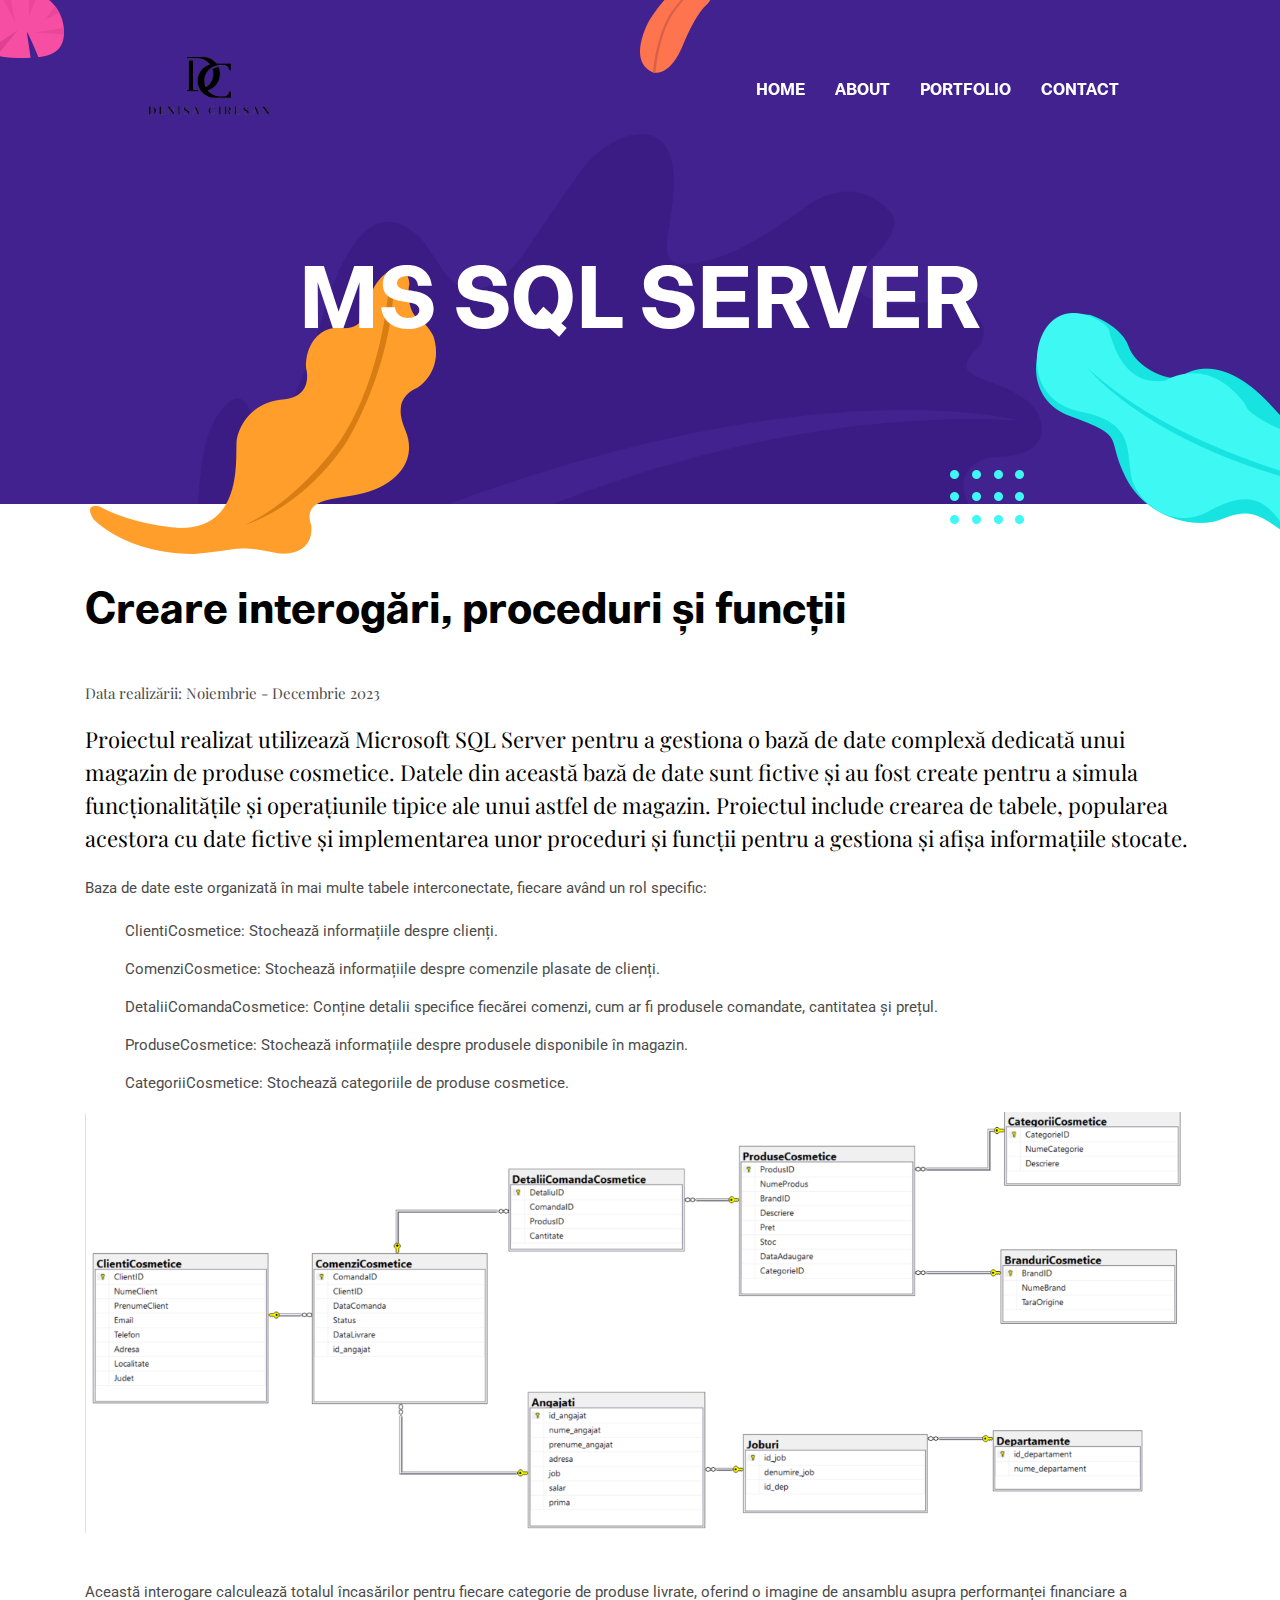
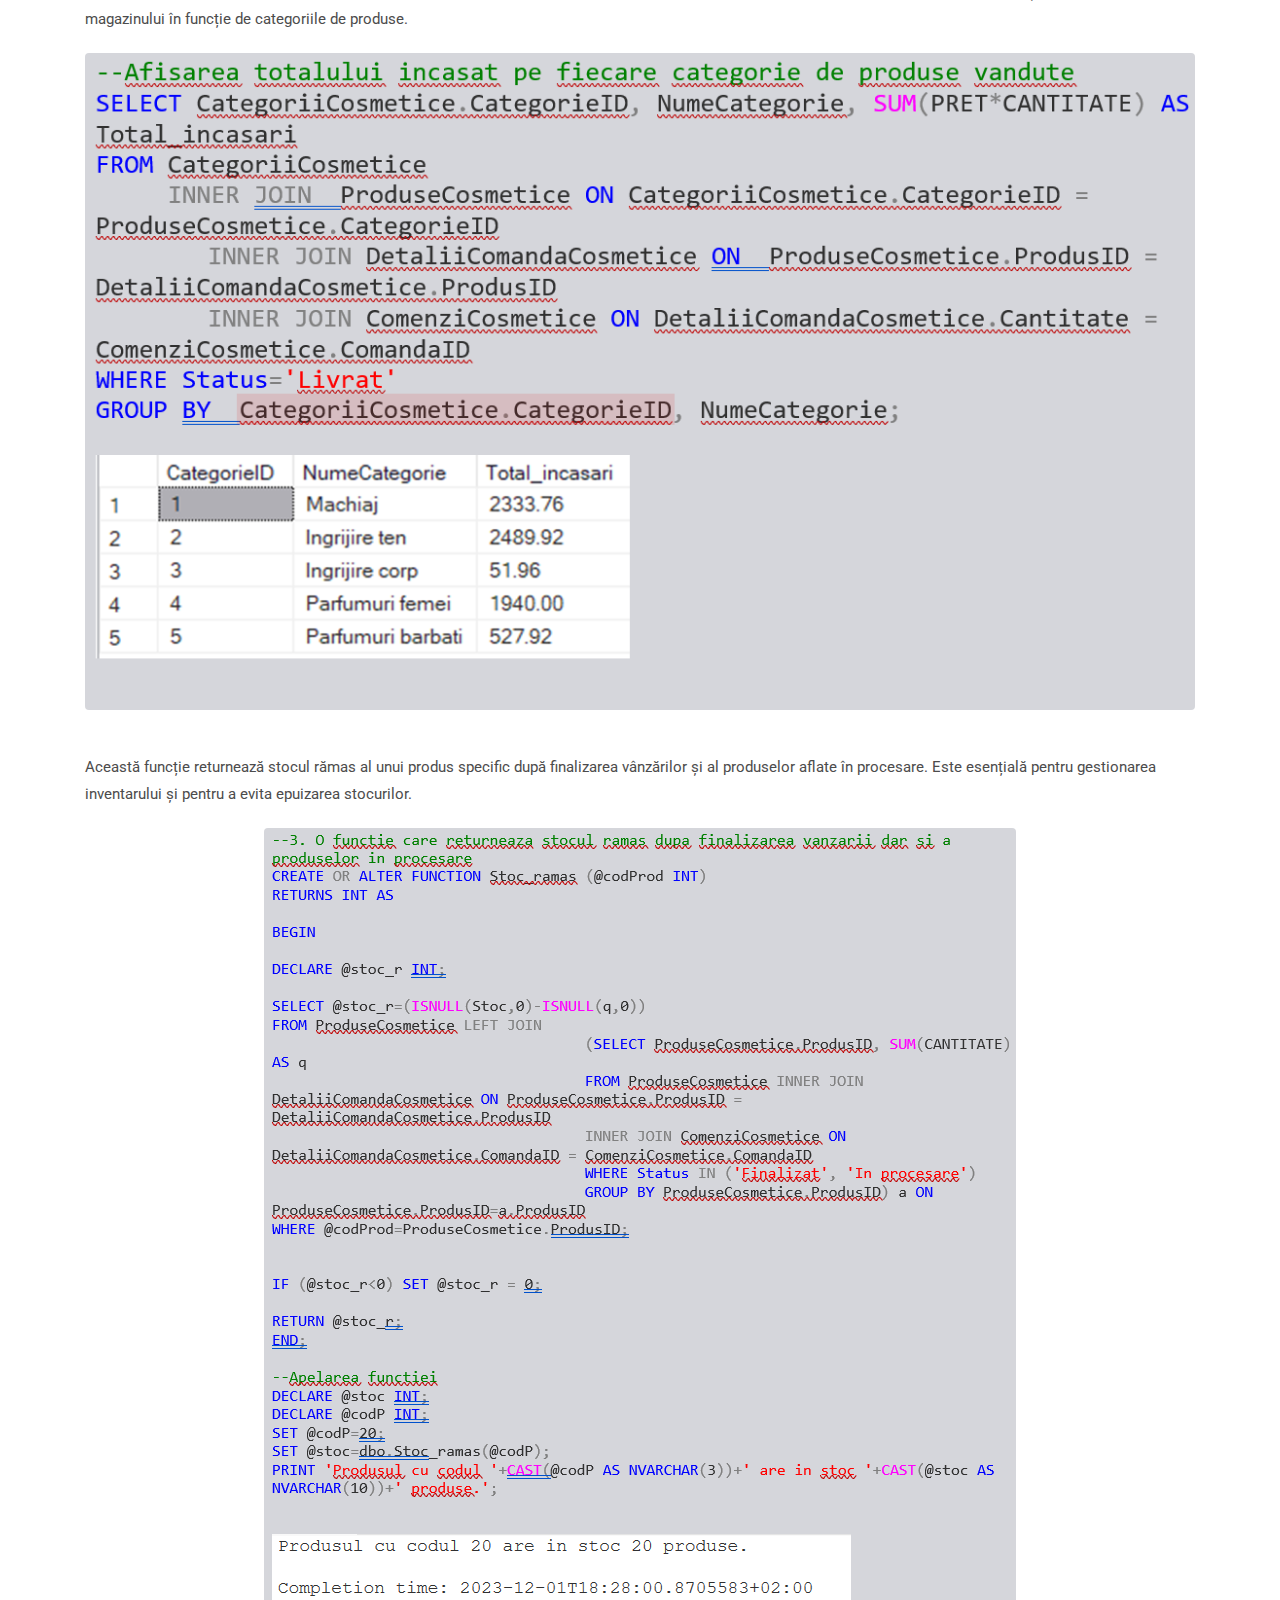
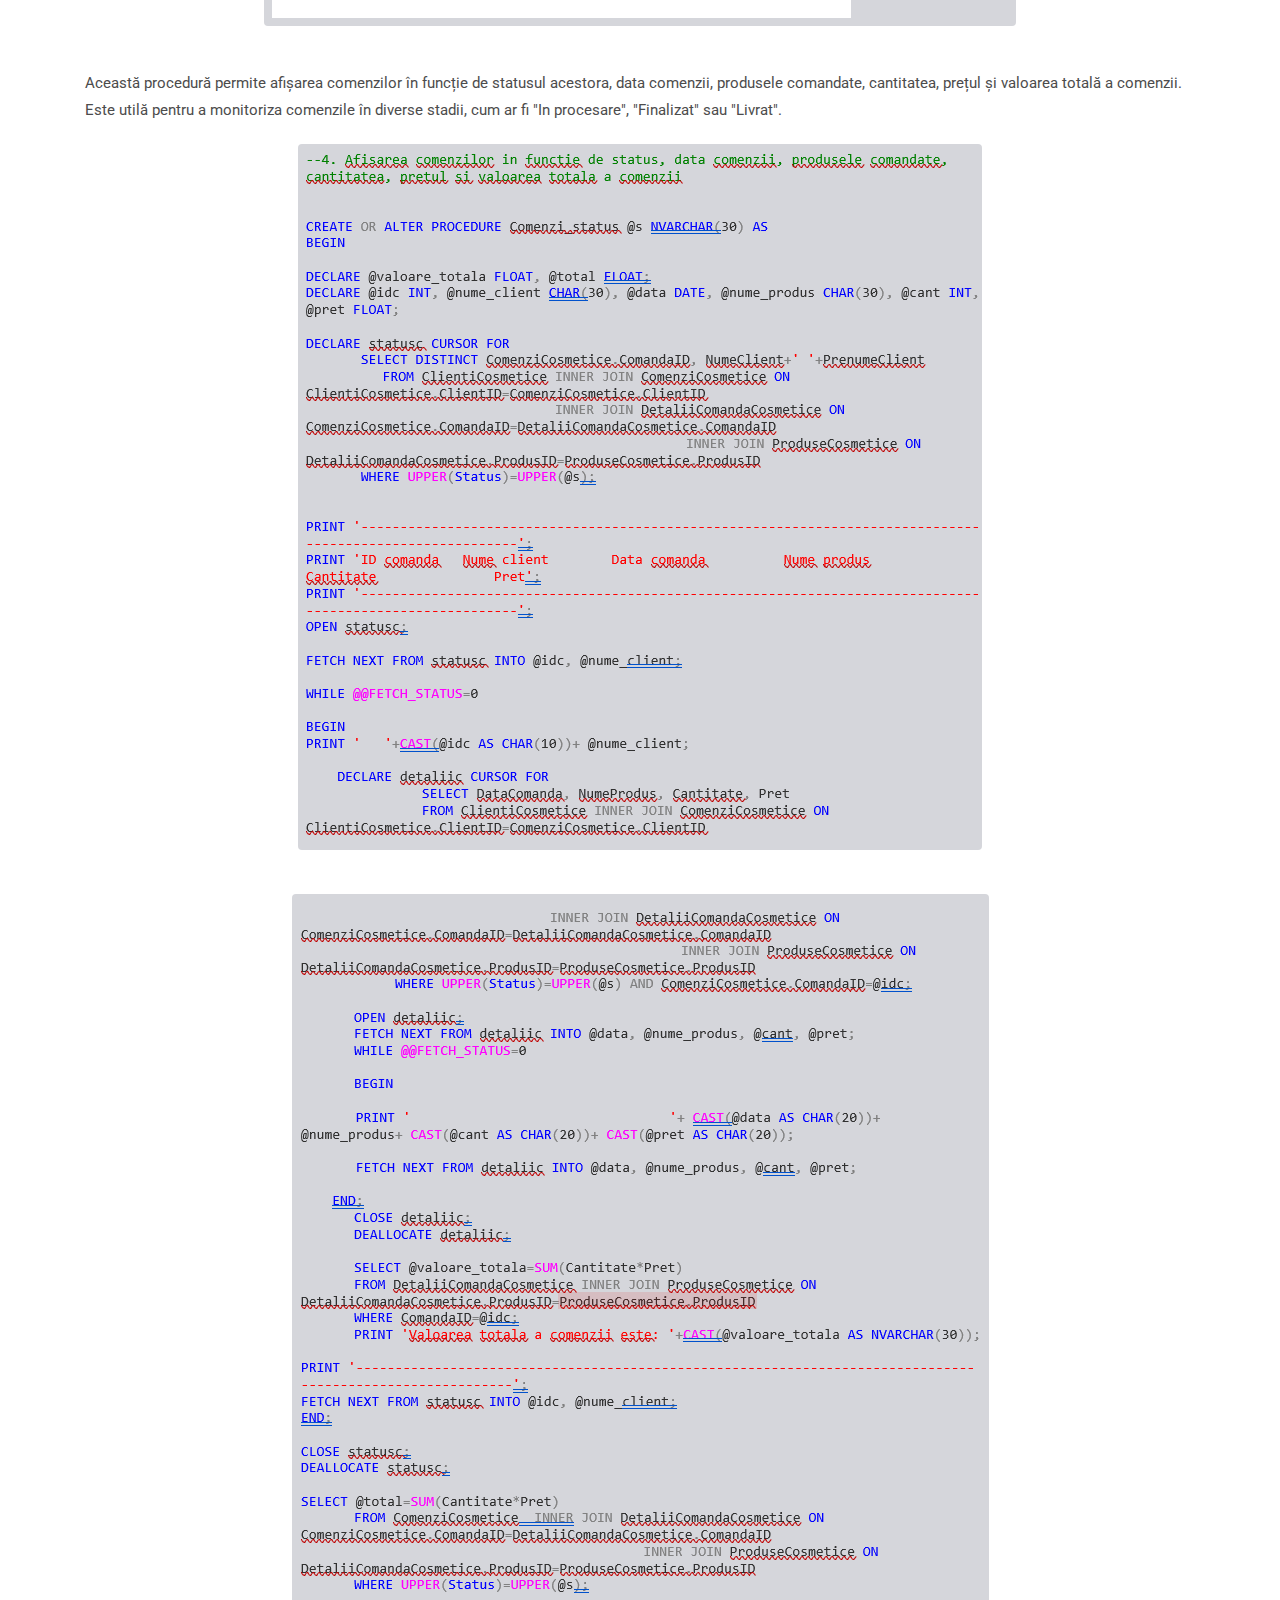
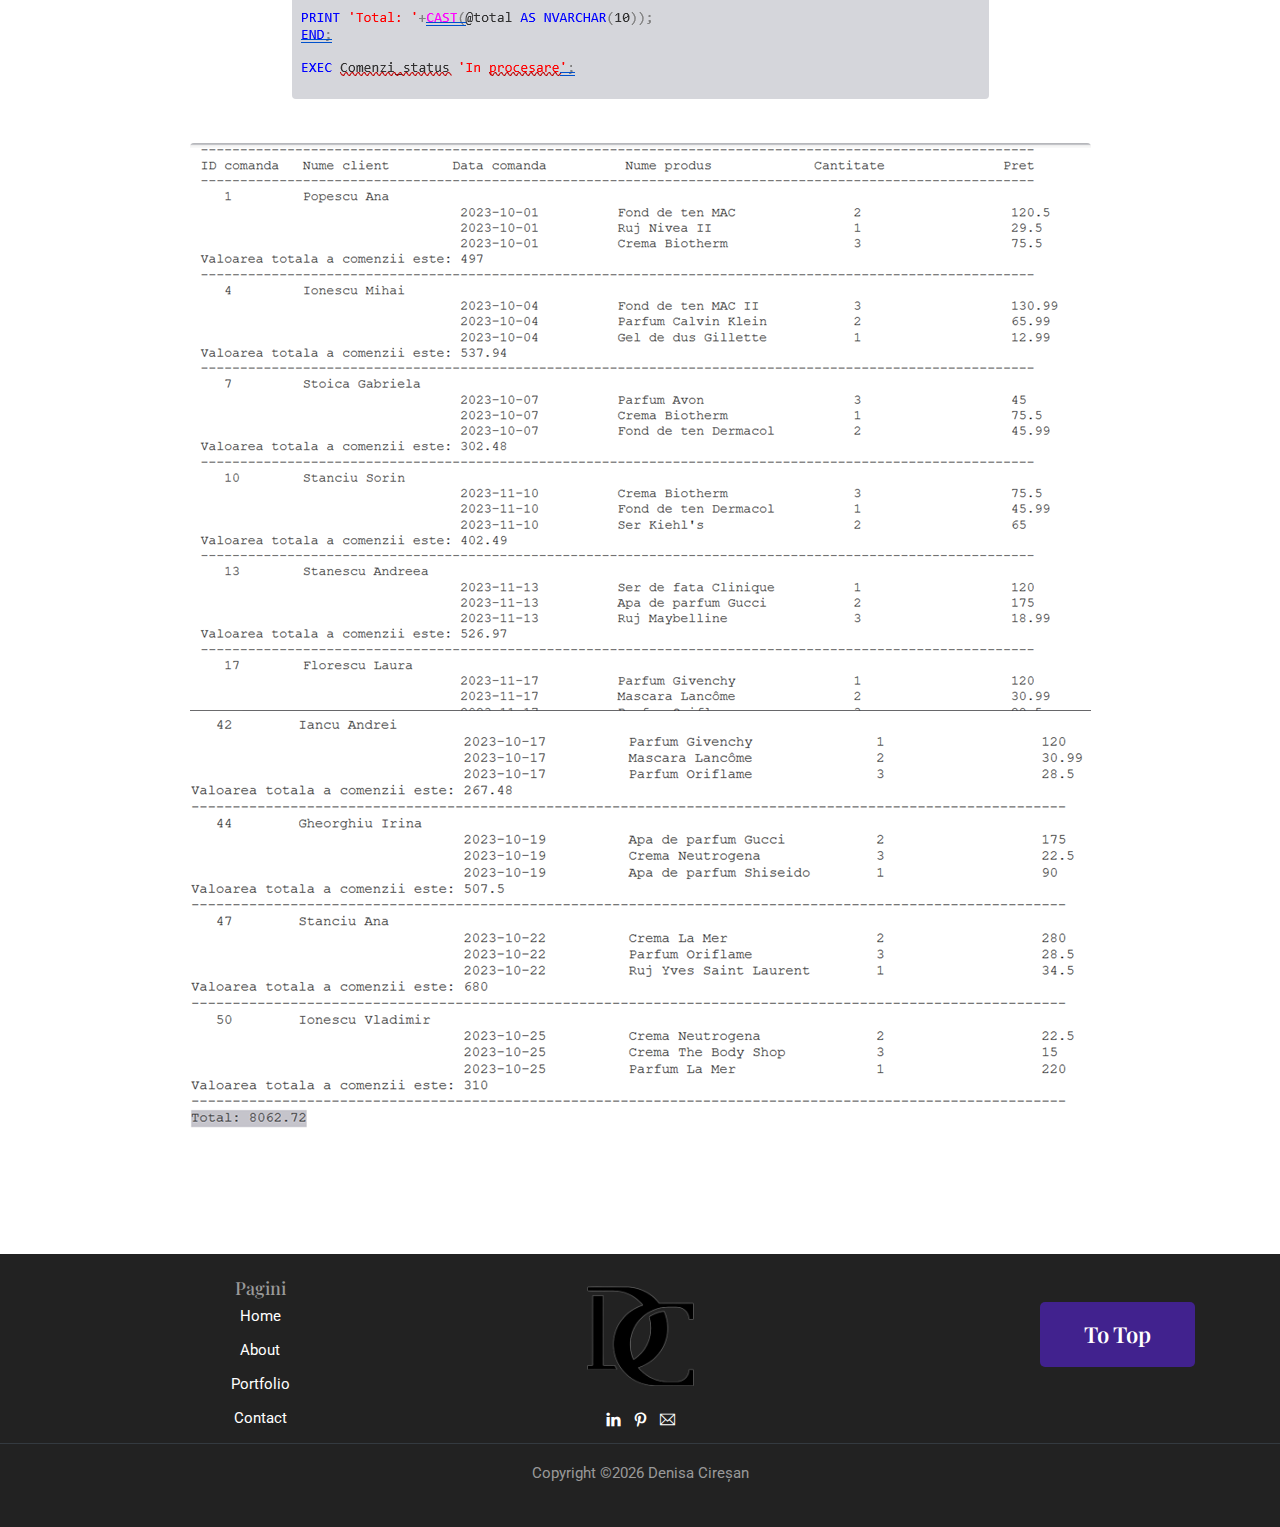
<file: sql.html>
<!DOCTYPE html>
<html lang="zxx">

<head>
  <meta charset="utf-8">
  <title>Proiect SQL</title>

  <!-- mobile responsive meta -->
  <meta name="viewport" content="width=device-width, initial-scale=1">
  <meta name="viewport" content="width=device-width, initial-scale=1, maximum-scale=1">
  
  <!-- ** Plugins Needed for the Project ** -->
  <!-- Bootstrap -->
  <link rel="stylesheet" href="plugins/bootstrap/bootstrap.min.css">
  <!-- slick slider -->
  <link rel="stylesheet" href="plugins/slick/slick.css">
  <!-- themefy-icon -->
  <link rel="stylesheet" href="plugins/themify-icons/themify-icons.css">

  <!-- Main Stylesheet -->
  <link href="css/style.css" rel="stylesheet">
  
  <!--Favicon-->
  <link rel="shortcut icon" href="images/favicon.png" type="image/x-icon">
  <link rel="icon" href="images/favicon.png" type="image/x-icon">

</head>

<body>
  

<header class="navigation fixed-top">
  <nav class="navbar navbar-expand-lg navbar-dark">
    <a class="navbar-brand font-tertiary h3" href="index.html">
      <img src="images/logo.png" alt="Myself" style="width: 125px; height: auto;">
  </a>
      <button class="navbar-toggler" type="button" data-toggle="collapse" data-target="#navigation"
      aria-controls="navigation" aria-expanded="false" aria-label="Toggle navigation">
      <span class="navbar-toggler-icon"></span>
    </button>

    <div class="collapse navbar-collapse text-center" id="navigation">
      <ul class="navbar-nav ml-auto">
        <li class="nav-item active">
          <a class="nav-link" href="index.html">Home</a>
        </li>
        <li class="nav-item">
          <a class="nav-link" href="about.html">about</a>
        </li>
        
        <li class="nav-item">
          <a class="nav-link" href="portfolio.html">Portfolio</a>
        </li>
        <li class="nav-item">
          <a class="nav-link" href="contact.html">Contact</a>
        </li>
      </ul>
    </div>
  </nav>
</header>

<!-- page title -->
<section class="page-title bg-primary position-relative">
  <div class="container">
    <div class="row">
      <div class="col-12 text-center">
        <h1 class="text-white font-tertiary">MS SQL SERVER</h1>
      </div>
    </div>
  </div>
  <!-- background shapes -->
  <img src="images/illustrations/page-title.png" alt="illustrations" class="bg-shape-1 w-100">
  <img src="images/illustrations/leaf-pink-round.png" alt="illustrations" class="bg-shape-2">
  <!-- <img src="images/illustrations/dots-cyan.png" alt="illustrations" class="bg-shape-3"> -->
  <img src="images/illustrations/leaf-orange.png" alt="illustrations" class="bg-shape-4">
  <img src="images/illustrations/leaf-yellow.png" alt="illustrations" class="bg-shape-5">
  <img src="images/illustrations/dots-group-cyan.png" alt="illustrations" class="bg-shape-6">
  <img src="images/illustrations/leaf-cyan-lg.png" alt="illustrations" class="bg-shape-7">
</section>
<!-- /page title -->

<section class="section">
  <div class="container">
    <div class="row">
      <div class="col-lg-12">
        <h3 class="font-tertiary mb-5">Creare interogări, proceduri și funcții</h3>
        <p class="font-secondary">Data realizării: Noiembrie - Decembrie 2023</p>
        <div class="content">
          <strong>Proiectul realizat utilizează Microsoft SQL Server pentru a gestiona o bază de date complexă dedicată unui magazin de produse cosmetice. Datele din această bază de date sunt fictive și au fost create pentru a simula funcționalitățile și operațiunile tipice ale unui astfel de magazin. Proiectul include crearea de tabele, popularea acestora cu date fictive și implementarea unor proceduri și funcții pentru a gestiona și afișa informațiile stocate.</strong>
          <p>Baza de date este organizată în mai multe tabele interconectate, fiecare având un rol specific:</p>
          <ul>
              <li>ClientiCosmetice: Stochează informațiile despre clienți.</li>
              <li>ComenziCosmetice: Stochează informațiile despre comenzile plasate de clienți.</li>
              <li>DetaliiComandaCosmetice: Conține detalii specifice fiecărei comenzi, cum ar fi produsele comandate, cantitatea și prețul.</li>
              <li>ProduseCosmetice: Stochează informațiile despre produsele disponibile în magazin.</li>
              <li>CategoriiCosmetice: Stochează categoriile de produse cosmetice.</li>
          </ul>
      
          <div style="text-align: center;">
              <img src="images/blog/sql/i1.png" alt="image 1" class="img-fluid rounded mb-4">
          </div>
      
          <p>Această interogare calculează totalul încasărilor pentru fiecare categorie de produse livrate, oferind o imagine de ansamblu asupra performanței financiare a magazinului în funcție de categoriile de produse.</p>
          
          <div style="text-align: center;">
              <img src="images/blog/sql/i2.png" alt="image 2" class="img-fluid rounded mb-4">
          </div>
          
          <p>Această funcție returnează stocul rămas al unui produs specific după finalizarea vânzărilor și al produselor aflate în procesare. Este esențială pentru gestionarea inventarului și pentru a evita epuizarea stocurilor.</p>
          
          <div style="text-align: center;">
              <img src="images/blog/sql/i3.png" alt="image 3" class="img-fluid rounded mb-4">
          </div>
          
          <p>Această procedură permite afișarea comenzilor în funcție de statusul acestora, data comenzii, produsele comandate, cantitatea, prețul și valoarea totală a comenzii. Este utilă pentru a monitoriza comenzile în diverse stadii, cum ar fi "In procesare", "Finalizat" sau "Livrat".</p>
          
          <div style="text-align: center;">
              <img src="images/blog/sql/i4.png" alt="image 4" class="img-fluid rounded mb-4">
          </div>
      
          <div style="text-align: center;">
              <img src="images/blog/sql/i5.png" alt="image 5" class="img-fluid rounded mb-4">
          </div>
      
          <div style="text-align: center;">
              <img src="images/blog/sql/i6.png" alt="image 6" class="img-fluid rounded mb-4">
          </div>
      
          
      </div>
      
        
      </div>
    </div>
  </div>
</section>


<!-- footer -->
<footer class="bg-dark footer-section py-4">
  <div class="container">
    <div class="row">
      <!-- Navigation Links -->
      <div class="col-md-4 col-12 text-center mb-4 mb-md-0">
        <h5 class="text-light">Pagini</h5>
        <ul class="list-unstyled">
          <li class="mb-3"><a class="text-white" href="index.html">Home</a></li>
          <li class="mb-3"><a class="text-white" href="about.html">About</a></li>
          <li class="mb-3"><a class="text-white" href="portfolio.html">Portfolio</a></li>
          <li class="mb-3"><a class="text-white" href="contact.html">Contact</a></li>
        </ul>
      </div>
      <!-- Social Links and Logo -->
      <div class="col-md-4 col-12 text-center mb-4 mb-md-0">
        <img src="images/favicon.png" alt="Myself" style="width: 125px; height: auto;" class="mb-3">
        <ul class="list-inline social-icons">
          <li class="list-inline-item"><a class="text-white" href="https://ro.linkedin.com/in/denisa-cire%C8%99an-973750267"><i class="ti-linkedin"></i></a></li>
          <li class="list-inline-item"><a class="text-white" href="https://ro.pinterest.com/denisa_ciresan/"><i class="ti-pinterest"></i></a></li>
          <li class="list-inline-item"><a class="text-white" href="mailto:cristina.ciresan02@e-uvt.ro"><i class="ti-email"></i></a></li>
        </ul>
      </div>
      <!-- To Top Button -->
      <div class="col-md-4 col-12 text-md-right text-center">
        <button onclick="window.scrollTo({ top: 0, behavior: 'smooth' });" class="btn btn-primary mt-4">To Top</button>
      </div>
    </div>
  </div>
  <div class="border-top text-center border-dark py-3">
    <p class="mb-0 text-light">Copyright ©<script>
        var CurrentYear = new Date().getFullYear();
        document.write(CurrentYear);
      </script> Denisa Cireșan</p>
  </div>
</footer>
<!-- /footer -->


<!-- jQuery -->
<script src="plugins/jQuery/jquery.min.js"></script>
<!-- Bootstrap JS -->
<script src="plugins/bootstrap/bootstrap.min.js"></script>
<!-- slick slider -->
<script src="plugins/slick/slick.min.js"></script>
<!-- filter -->
<script src="plugins/shuffle/shuffle.min.js"></script>

<!-- Main Script -->
<script src="js/script.js"></script>

</body>
</html>
</file>
<file: plugins/themify-icons/themify-icons.css>
@font-face{font-family:themify;src:url(fonts/themify.eot?-fvbane);src:url(fonts/themify.eot?#iefix-fvbane) format('embedded-opentype'),url(fonts/themify.woff?-fvbane) format('woff'),url(fonts/themify.ttf?-fvbane) format('truetype'),url(fonts/themify.svg?-fvbane#themify) format('svg');font-weight:400;font-style:normal}[class*=" ti-"],[class^=ti-]{font-family:themify;speak:none;font-style:normal;font-weight:400;font-variant:normal;text-transform:none;line-height:1;-webkit-font-smoothing:antialiased;-moz-osx-font-smoothing:grayscale}.ti-wand:before{content:"\e600"}.ti-volume:before{content:"\e601"}.ti-user:before{content:"\e602"}.ti-unlock:before{content:"\e603"}.ti-unlink:before{content:"\e604"}.ti-trash:before{content:"\e605"}.ti-thought:before{content:"\e606"}.ti-target:before{content:"\e607"}.ti-tag:before{content:"\e608"}.ti-tablet:before{content:"\e609"}.ti-star:before{content:"\e60a"}.ti-spray:before{content:"\e60b"}.ti-signal:before{content:"\e60c"}.ti-shopping-cart:before{content:"\e60d"}.ti-shopping-cart-full:before{content:"\e60e"}.ti-settings:before{content:"\e60f"}.ti-search:before{content:"\e610"}.ti-zoom-in:before{content:"\e611"}.ti-zoom-out:before{content:"\e612"}.ti-cut:before{content:"\e613"}.ti-ruler:before{content:"\e614"}.ti-ruler-pencil:before{content:"\e615"}.ti-ruler-alt:before{content:"\e616"}.ti-bookmark:before{content:"\e617"}.ti-bookmark-alt:before{content:"\e618"}.ti-reload:before{content:"\e619"}.ti-plus:before{content:"\e61a"}.ti-pin:before{content:"\e61b"}.ti-pencil:before{content:"\e61c"}.ti-pencil-alt:before{content:"\e61d"}.ti-paint-roller:before{content:"\e61e"}.ti-paint-bucket:before{content:"\e61f"}.ti-na:before{content:"\e620"}.ti-mobile:before{content:"\e621"}.ti-minus:before{content:"\e622"}.ti-medall:before{content:"\e623"}.ti-medall-alt:before{content:"\e624"}.ti-marker:before{content:"\e625"}.ti-marker-alt:before{content:"\e626"}.ti-arrow-up:before{content:"\e627"}.ti-arrow-right:before{content:"\e628"}.ti-arrow-left:before{content:"\e629"}.ti-arrow-down:before{content:"\e62a"}.ti-lock:before{content:"\e62b"}.ti-location-arrow:before{content:"\e62c"}.ti-link:before{content:"\e62d"}.ti-layout:before{content:"\e62e"}.ti-layers:before{content:"\e62f"}.ti-layers-alt:before{content:"\e630"}.ti-key:before{content:"\e631"}.ti-import:before{content:"\e632"}.ti-image:before{content:"\e633"}.ti-heart:before{content:"\e634"}.ti-heart-broken:before{content:"\e635"}.ti-hand-stop:before{content:"\e636"}.ti-hand-open:before{content:"\e637"}.ti-hand-drag:before{content:"\e638"}.ti-folder:before{content:"\e639"}.ti-flag:before{content:"\e63a"}.ti-flag-alt:before{content:"\e63b"}.ti-flag-alt-2:before{content:"\e63c"}.ti-eye:before{content:"\e63d"}.ti-export:before{content:"\e63e"}.ti-exchange-vertical:before{content:"\e63f"}.ti-desktop:before{content:"\e640"}.ti-cup:before{content:"\e641"}.ti-crown:before{content:"\e642"}.ti-comments:before{content:"\e643"}.ti-comment:before{content:"\e644"}.ti-comment-alt:before{content:"\e645"}.ti-close:before{content:"\e646"}.ti-clip:before{content:"\e647"}.ti-angle-up:before{content:"\e648"}.ti-angle-right:before{content:"\e649"}.ti-angle-left:before{content:"\e64a"}.ti-angle-down:before{content:"\e64b"}.ti-check:before{content:"\e64c"}.ti-check-box:before{content:"\e64d"}.ti-camera:before{content:"\e64e"}.ti-announcement:before{content:"\e64f"}.ti-brush:before{content:"\e650"}.ti-briefcase:before{content:"\e651"}.ti-bolt:before{content:"\e652"}.ti-bolt-alt:before{content:"\e653"}.ti-blackboard:before{content:"\e654"}.ti-bag:before{content:"\e655"}.ti-move:before{content:"\e656"}.ti-arrows-vertical:before{content:"\e657"}.ti-arrows-horizontal:before{content:"\e658"}.ti-fullscreen:before{content:"\e659"}.ti-arrow-top-right:before{content:"\e65a"}.ti-arrow-top-left:before{content:"\e65b"}.ti-arrow-circle-up:before{content:"\e65c"}.ti-arrow-circle-right:before{content:"\e65d"}.ti-arrow-circle-left:before{content:"\e65e"}.ti-arrow-circle-down:before{content:"\e65f"}.ti-angle-double-up:before{content:"\e660"}.ti-angle-double-right:before{content:"\e661"}.ti-angle-double-left:before{content:"\e662"}.ti-angle-double-down:before{content:"\e663"}.ti-zip:before{content:"\e664"}.ti-world:before{content:"\e665"}.ti-wheelchair:before{content:"\e666"}.ti-view-list:before{content:"\e667"}.ti-view-list-alt:before{content:"\e668"}.ti-view-grid:before{content:"\e669"}.ti-uppercase:before{content:"\e66a"}.ti-upload:before{content:"\e66b"}.ti-underline:before{content:"\e66c"}.ti-truck:before{content:"\e66d"}.ti-timer:before{content:"\e66e"}.ti-ticket:before{content:"\e66f"}.ti-thumb-up:before{content:"\e670"}.ti-thumb-down:before{content:"\e671"}.ti-text:before{content:"\e672"}.ti-stats-up:before{content:"\e673"}.ti-stats-down:before{content:"\e674"}.ti-split-v:before{content:"\e675"}.ti-split-h:before{content:"\e676"}.ti-smallcap:before{content:"\e677"}.ti-shine:before{content:"\e678"}.ti-shift-right:before{content:"\e679"}.ti-shift-left:before{content:"\e67a"}.ti-shield:before{content:"\e67b"}.ti-notepad:before{content:"\e67c"}.ti-server:before{content:"\e67d"}.ti-quote-right:before{content:"\e67e"}.ti-quote-left:before{content:"\e67f"}.ti-pulse:before{content:"\e680"}.ti-printer:before{content:"\e681"}.ti-power-off:before{content:"\e682"}.ti-plug:before{content:"\e683"}.ti-pie-chart:before{content:"\e684"}.ti-paragraph:before{content:"\e685"}.ti-panel:before{content:"\e686"}.ti-package:before{content:"\e687"}.ti-music:before{content:"\e688"}.ti-music-alt:before{content:"\e689"}.ti-mouse:before{content:"\e68a"}.ti-mouse-alt:before{content:"\e68b"}.ti-money:before{content:"\e68c"}.ti-microphone:before{content:"\e68d"}.ti-menu:before{content:"\e68e"}.ti-menu-alt:before{content:"\e68f"}.ti-map:before{content:"\e690"}.ti-map-alt:before{content:"\e691"}.ti-loop:before{content:"\e692"}.ti-location-pin:before{content:"\e693"}.ti-list:before{content:"\e694"}.ti-light-bulb:before{content:"\e695"}.ti-Italic:before{content:"\e696"}.ti-info:before{content:"\e697"}.ti-infinite:before{content:"\e698"}.ti-id-badge:before{content:"\e699"}.ti-hummer:before{content:"\e69a"}.ti-home:before{content:"\e69b"}.ti-help:before{content:"\e69c"}.ti-headphone:before{content:"\e69d"}.ti-harddrives:before{content:"\e69e"}.ti-harddrive:before{content:"\e69f"}.ti-gift:before{content:"\e6a0"}.ti-game:before{content:"\e6a1"}.ti-filter:before{content:"\e6a2"}.ti-files:before{content:"\e6a3"}.ti-file:before{content:"\e6a4"}.ti-eraser:before{content:"\e6a5"}.ti-envelope:before{content:"\e6a6"}.ti-download:before{content:"\e6a7"}.ti-direction:before{content:"\e6a8"}.ti-direction-alt:before{content:"\e6a9"}.ti-dashboard:before{content:"\e6aa"}.ti-control-stop:before{content:"\e6ab"}.ti-control-shuffle:before{content:"\e6ac"}.ti-control-play:before{content:"\e6ad"}.ti-control-pause:before{content:"\e6ae"}.ti-control-forward:before{content:"\e6af"}.ti-control-backward:before{content:"\e6b0"}.ti-cloud:before{content:"\e6b1"}.ti-cloud-up:before{content:"\e6b2"}.ti-cloud-down:before{content:"\e6b3"}.ti-clipboard:before{content:"\e6b4"}.ti-car:before{content:"\e6b5"}.ti-calendar:before{content:"\e6b6"}.ti-book:before{content:"\e6b7"}.ti-bell:before{content:"\e6b8"}.ti-basketball:before{content:"\e6b9"}.ti-bar-chart:before{content:"\e6ba"}.ti-bar-chart-alt:before{content:"\e6bb"}.ti-back-right:before{content:"\e6bc"}.ti-back-left:before{content:"\e6bd"}.ti-arrows-corner:before{content:"\e6be"}.ti-archive:before{content:"\e6bf"}.ti-anchor:before{content:"\e6c0"}.ti-align-right:before{content:"\e6c1"}.ti-align-left:before{content:"\e6c2"}.ti-align-justify:before{content:"\e6c3"}.ti-align-center:before{content:"\e6c4"}.ti-alert:before{content:"\e6c5"}.ti-alarm-clock:before{content:"\e6c6"}.ti-agenda:before{content:"\e6c7"}.ti-write:before{content:"\e6c8"}.ti-window:before{content:"\e6c9"}.ti-widgetized:before{content:"\e6ca"}.ti-widget:before{content:"\e6cb"}.ti-widget-alt:before{content:"\e6cc"}.ti-wallet:before{content:"\e6cd"}.ti-video-clapper:before{content:"\e6ce"}.ti-video-camera:before{content:"\e6cf"}.ti-vector:before{content:"\e6d0"}.ti-themify-logo:before{content:"\e6d1"}.ti-themify-favicon:before{content:"\e6d2"}.ti-themify-favicon-alt:before{content:"\e6d3"}.ti-support:before{content:"\e6d4"}.ti-stamp:before{content:"\e6d5"}.ti-split-v-alt:before{content:"\e6d6"}.ti-slice:before{content:"\e6d7"}.ti-shortcode:before{content:"\e6d8"}.ti-shift-right-alt:before{content:"\e6d9"}.ti-shift-left-alt:before{content:"\e6da"}.ti-ruler-alt-2:before{content:"\e6db"}.ti-receipt:before{content:"\e6dc"}.ti-pin2:before{content:"\e6dd"}.ti-pin-alt:before{content:"\e6de"}.ti-pencil-alt2:before{content:"\e6df"}.ti-palette:before{content:"\e6e0"}.ti-more:before{content:"\e6e1"}.ti-more-alt:before{content:"\e6e2"}.ti-microphone-alt:before{content:"\e6e3"}.ti-magnet:before{content:"\e6e4"}.ti-line-double:before{content:"\e6e5"}.ti-line-dotted:before{content:"\e6e6"}.ti-line-dashed:before{content:"\e6e7"}.ti-layout-width-full:before{content:"\e6e8"}.ti-layout-width-default:before{content:"\e6e9"}.ti-layout-width-default-alt:before{content:"\e6ea"}.ti-layout-tab:before{content:"\e6eb"}.ti-layout-tab-window:before{content:"\e6ec"}.ti-layout-tab-v:before{content:"\e6ed"}.ti-layout-tab-min:before{content:"\e6ee"}.ti-layout-slider:before{content:"\e6ef"}.ti-layout-slider-alt:before{content:"\e6f0"}.ti-layout-sidebar-right:before{content:"\e6f1"}.ti-layout-sidebar-none:before{content:"\e6f2"}.ti-layout-sidebar-left:before{content:"\e6f3"}.ti-layout-placeholder:before{content:"\e6f4"}.ti-layout-menu:before{content:"\e6f5"}.ti-layout-menu-v:before{content:"\e6f6"}.ti-layout-menu-separated:before{content:"\e6f7"}.ti-layout-menu-full:before{content:"\e6f8"}.ti-layout-media-right-alt:before{content:"\e6f9"}.ti-layout-media-right:before{content:"\e6fa"}.ti-layout-media-overlay:before{content:"\e6fb"}.ti-layout-media-overlay-alt:before{content:"\e6fc"}.ti-layout-media-overlay-alt-2:before{content:"\e6fd"}.ti-layout-media-left-alt:before{content:"\e6fe"}.ti-layout-media-left:before{content:"\e6ff"}.ti-layout-media-center-alt:before{content:"\e700"}.ti-layout-media-center:before{content:"\e701"}.ti-layout-list-thumb:before{content:"\e702"}.ti-layout-list-thumb-alt:before{content:"\e703"}.ti-layout-list-post:before{content:"\e704"}.ti-layout-list-large-image:before{content:"\e705"}.ti-layout-line-solid:before{content:"\e706"}.ti-layout-grid4:before{content:"\e707"}.ti-layout-grid3:before{content:"\e708"}.ti-layout-grid2:before{content:"\e709"}.ti-layout-grid2-thumb:before{content:"\e70a"}.ti-layout-cta-right:before{content:"\e70b"}.ti-layout-cta-left:before{content:"\e70c"}.ti-layout-cta-center:before{content:"\e70d"}.ti-layout-cta-btn-right:before{content:"\e70e"}.ti-layout-cta-btn-left:before{content:"\e70f"}.ti-layout-column4:before{content:"\e710"}.ti-layout-column3:before{content:"\e711"}.ti-layout-column2:before{content:"\e712"}.ti-layout-accordion-separated:before{content:"\e713"}.ti-layout-accordion-merged:before{content:"\e714"}.ti-layout-accordion-list:before{content:"\e715"}.ti-ink-pen:before{content:"\e716"}.ti-info-alt:before{content:"\e717"}.ti-help-alt:before{content:"\e718"}.ti-headphone-alt:before{content:"\e719"}.ti-hand-point-up:before{content:"\e71a"}.ti-hand-point-right:before{content:"\e71b"}.ti-hand-point-left:before{content:"\e71c"}.ti-hand-point-down:before{content:"\e71d"}.ti-gallery:before{content:"\e71e"}.ti-face-smile:before{content:"\e71f"}.ti-face-sad:before{content:"\e720"}.ti-credit-card:before{content:"\e721"}.ti-control-skip-forward:before{content:"\e722"}.ti-control-skip-backward:before{content:"\e723"}.ti-control-record:before{content:"\e724"}.ti-control-eject:before{content:"\e725"}.ti-comments-smiley:before{content:"\e726"}.ti-brush-alt:before{content:"\e727"}.ti-youtube:before{content:"\e728"}.ti-vimeo:before{content:"\e729"}.ti-twitter:before{content:"\e72a"}.ti-time:before{content:"\e72b"}.ti-tumblr:before{content:"\e72c"}.ti-skype:before{content:"\e72d"}.ti-share:before{content:"\e72e"}.ti-share-alt:before{content:"\e72f"}.ti-rocket:before{content:"\e730"}.ti-pinterest:before{content:"\e731"}.ti-new-window:before{content:"\e732"}.ti-microsoft:before{content:"\e733"}.ti-list-ol:before{content:"\e734"}.ti-linkedin:before{content:"\e735"}.ti-layout-sidebar-2:before{content:"\e736"}.ti-layout-grid4-alt:before{content:"\e737"}.ti-layout-grid3-alt:before{content:"\e738"}.ti-layout-grid2-alt:before{content:"\e739"}.ti-layout-column4-alt:before{content:"\e73a"}.ti-layout-column3-alt:before{content:"\e73b"}.ti-layout-column2-alt:before{content:"\e73c"}.ti-instagram:before{content:"\e73d"}.ti-google:before{content:"\e73e"}.ti-github:before{content:"\e73f"}.ti-flickr:before{content:"\e740"}.ti-facebook:before{content:"\e741"}.ti-dropbox:before{content:"\e742"}.ti-dribbble:before{content:"\e743"}.ti-apple:before{content:"\e744"}.ti-android:before{content:"\e745"}.ti-save:before{content:"\e746"}.ti-save-alt:before{content:"\e747"}.ti-yahoo:before{content:"\e748"}.ti-wordpress:before{content:"\e749"}.ti-vimeo-alt:before{content:"\e74a"}.ti-twitter-alt:before{content:"\e74b"}.ti-tumblr-alt:before{content:"\e74c"}.ti-trello:before{content:"\e74d"}.ti-stack-overflow:before{content:"\e74e"}.ti-soundcloud:before{content:"\e74f"}.ti-sharethis:before{content:"\e750"}.ti-sharethis-alt:before{content:"\e751"}.ti-reddit:before{content:"\e752"}.ti-pinterest-alt:before{content:"\e753"}.ti-microsoft-alt:before{content:"\e754"}.ti-linux:before{content:"\e755"}.ti-jsfiddle:before{content:"\e756"}.ti-joomla:before{content:"\e757"}.ti-html5:before{content:"\e758"}.ti-flickr-alt:before{content:"\e759"}.ti-email:before{content:"\e75a"}.ti-drupal:before{content:"\e75b"}.ti-dropbox-alt:before{content:"\e75c"}.ti-css3:before{content:"\e75d"}.ti-rss:before{content:"\e75e"}.ti-rss-alt:before{content:"\e75f"}
</file>
<file: css/style.css>
/*!------------------------------------------------------------------
[MAIN STYLESHEET]

PROJECT:	Project Name
VERSION:	Versoin Number
-------------------------------------------------------------------*/
/*------------------------------------------------------------------
[TABLE OF CONTENTS]
-------------------------------------------------------------------*/
/*  typography */
@import url("https://fonts.googleapis.com/css?family=Playfair+Display:400,700|Roboto:300,400,500,700");
@font-face {
  font-family: 'BwNistaInt-xBd';
  src: url("../plugins/fonts/BwNistaInt-xBd.woff") format("woff");
  font-style: normal;
  font-display: swap;
}

body {
  line-height: 1.2;
  font-family: "Roboto", sans-serif;
  -webkit-font-smoothing: antialiased;
  font-size: 15px;
  color: #4c4c4c;
}

p, .paragraph {
  font-weight: 400;
  color: #4c4c4c;
  font-size: 15px;
  line-height: 1.8;
  font-family: "Roboto", sans-serif;
}

p-lg, .paragraph-lg {
  font-size: 22px;
}

h1, h2, h3, h4, h5, h6 {
  color: #000;
  font-family: "Playfair Display", serif;
  line-height: 1.2;
}

h1, .h1 {
  font-size: 80px;
}

@media (max-width: 991px) {
  h1, .h1 {
    font-size: 65px;
  }
}

h2, .h2 {
  font-size: 60px;
}

@media (max-width: 991px) {
  h2, .h2 {
    font-size: 50px;
  }
}

h3, .h3 {
  font-size: 40px;
}

h4, .h4 {
  font-size: 22px;
}

h5, .h5 {
  font-size: 18px;
}

h6, .h6 {
  font-size: 14px;
}

/* Button style */
.btn {
  font-size: 22px;
  font-family: "Playfair Display", serif;
  text-transform: capitalize;
  padding: 16px 44px;
  border-radius: 5px;
  font-weight: 600;
  border: 0;
  position: relative;
  z-index: 1;
  transition: .2s ease;
}

.btn:focus {
  outline: 0;
  box-shadow: none !important;
}

.btn:active {
  box-shadow: none;
}

.btn-sm {
  font-size: 15px;
  padding: 10px 30px;
}

.btn-xs {
  padding: 5px 10px;
  font-size: 15px;
}

.btn-primary {
  background: #41228e;
  color: #fff;
}

.btn-primary:active {
  background: #542cb7 !important;
}

.btn-primary:hover {
  background: #542cb7;
}

.btn-primary.focus, .btn-primary.active {
  background: #542cb7 !important;
  box-shadow: none !important;
}

.btn-transparent {
  background: transparent;
  color: #41228e;
  font-weight: bold;
}

.btn-transparent:active, .btn-transparent:hover {
  color: #41228e;
}

body {
  background-color: #fff;
  overflow-x: hidden;
}

::-moz-selection {
  background: #542cb7;
  color: #fff;
}

::selection {
  background: #542cb7;
  color: #fff;
}

/* preloader */
.preloader {
  position: fixed;
  top: 0;
  left: 0;
  right: 0;
  bottom: 0;
  background-color: #fff;
  z-index: 999;
  display: flex;
  align-items: center;
  justify-content: center;
}

ol,
ul {
  list-style-type: none;
  margin: 0px;
}

img {
  vertical-align: middle;
  border: 0;
}

a,
a:hover,
a:focus {
  text-decoration: none;
}

a,
button,
select {
  cursor: pointer;
  transition: .2s ease;
}

a:focus,
button:focus,
select:focus {
  outline: 0;
}

a.text-dark:hover {
  color: #41228e !important;
}

a:hover {
  color: #41228e;
}

.slick-slide {
  outline: 0;
}

.section {
  padding-top: 80px;
  padding-bottom: 80px;
}

.section-title {
  margin-bottom: 80px;
  font-family: "BwNistaInt-xBd";
}

.bg-cover {
  background-size: cover;
  background-position: center center;
  background-repeat: no-repeat;
}

/* overlay */
.overlay {
  position: relative;
}

.overlay::before {
  position: absolute;
  content: '';
  height: 100%;
  width: 100%;
  top: 0;
  left: 0;
  background: #000;
  opacity: .5;
}

.outline-0 {
  outline: 0 !important;
}

.d-unset {
  display: unset !important;
}

.bg-primary {
  background: #41228e !important;
}

.bg-gray {
  background: #eaeaea !important;
}

.text-primary {
  color: #41228e !important;
}

.text-color {
  color: #4c4c4c;
}

.text-dark {
  color: #000 !important;
}

.text-light {
  color: #999999 !important;
}

.mb-10 {
  margin-bottom: 10px !important;
}

.mb-20 {
  margin-bottom: 20px !important;
}

.mb-30 {
  margin-bottom: 30px !important;
}

.mb-40 {
  margin-bottom: 40px !important;
}

.mb-50 {
  margin-bottom: 50px !important;
}

.mb-60 {
  margin-bottom: 60px !important;
}

.mb-70 {
  margin-bottom: 70px !important;
}

.mb-80 {
  margin-bottom: 80px !important;
}

.mb-90 {
  margin-bottom: 90px !important;
}

.mb-100 {
  margin-bottom: 100px !important;
}

.zindex-1 {
  z-index: 1;
}

.rounded-lg {
  border-radius: 15px;
}

.overflow-hidden {
  overflow: hidden;
}

.font-secondary {
  font-family: "Playfair Display", serif !important;
}

.font-tertiary {
  font-family: "BwNistaInt-xBd" !important;
}

.shadow {
  box-shadow: 0px 18px 39.1px 6.9px rgba(224, 241, 255, 0.34) !important;
}

.bg-dark {
  background-color: #222222 !important;
}

/* icon */
.icon {
  font-size: 45px;
}

.icon-bg {
  height: 100px;
  width: 100px;
  line-height: 100px;
  text-align: center;
}

.icon-light {
  color: #c8d5ef;
}

/* /icon */
/* slick slider */
.slick-dots {
  text-align: center;
  padding-left: 0;
}

.slick-dots li {
  display: inline-block;
  margin: 2px;
}

.slick-dots li.slick-active button {
  background: #fff;
  width: 25px;
}

.slick-dots li button {
  height: 6px;
  width: 12px;
  background: rgba(255, 255, 255, 0.5);
  color: transparent;
  border-radius: 10px;
  overflow: hidden;
  transition: .2s ease;
  border: 0;
}

/* /slick slider */
/* form */
.form-control {
  border: 0;
  border-radius: 0;
  border-bottom: 1px solid #c7c7c7;
  height: 60px;
}

.form-control:focus {
  border-color: #41228e;
  outline: 0;
  box-shadow: none !important;
}

textarea.form-control {
  height: 120px;
}

/* /form */
/* card */
.card {
  border: 0;
}

.card-header {
  border: 0;
}

.card-footer {
  border: 0;
}

/* /card */
.navigation {
  padding: 40px 130px;
  transition: .3s ease;
}

.navigation.nav-bg {
  background-color: #41228e;
  padding: 15px 100px;
}

@media (max-width: 991px) {
  .navigation.nav-bg {
    padding: 15px 20px;
  }
}

@media (max-width: 991px) {
  .navigation {
    padding: 20px;
    background: #41228e;
  }
}

.navbar .nav-item .nav-link {
  font-family: "BwNistaInt-xBd";
  text-transform: uppercase;
  padding: 15px;
}

.navbar .nav-item.active {
  font-weight: bold;
}

.navbar-dark .navbar-nav .nav-link {
  color: #fff;
}

.hero-area {
  padding: 300px 0 200px;
  position: relative;
}

@media (max-width: 767px) {
  .hero-area {
    padding: 250px 0 150px;
    overflow: hidden;
  }
}

.hero-area h1 {
  position: relative;
  z-index: 2;
}

.layer {
  position: absolute;
  z-index: 1;
}

#l1 {
  bottom: 0;
  left: 0;
}

#l2 {
  top: 190px;
  left: -250px;
}

#l3 {
  top: 200px;
  left: 40%;
}

#l4 {
  top: 200px;
  right: 40%;
}

#l5 {
  top: 100px;
  right: -150px;
}

#l6 {
  bottom: -20px;
  left: 10%;
}

#l7 {
  bottom: 100px;
  left: 20%;
}

#l8 {
  bottom: 160px;
  right: 45%;
}

#l9 {
  bottom: 100px;
  right: -10px;
}

.layer-bg {
  position: absolute;
  bottom: 0;
  left: 0;
}

/* skills */
.progress-wrapper {
  height: 130px;
  overflow: hidden;
}

.wave {
  position: absolute;
  width: 100%;
  height: 100%;
}

.wave::before, .wave::after {
  content: "";
  position: absolute;
  width: 800px;
  height: 800px;
  bottom: 0;
  left: 50%;
  background-color: rgba(255, 255, 255, 0.4);
  border-radius: 45%;
  -webkit-transform: translateX(-50%) rotate(0);
          transform: translateX(-50%) rotate(0);
  -webkit-animation: rotate 6s linear infinite;
          animation: rotate 6s linear infinite;
  z-index: 10;
}

.wave::after {
  border-radius: 47%;
  background-color: rgba(255, 255, 255, 0.9);
  -webkit-transform: translateX(-50%) rotate(0);
          transform: translateX(-50%) rotate(0);
  -webkit-animation: rotate 10s linear -5s infinite;
          animation: rotate 10s linear -5s infinite;
  z-index: 20;
}

@-webkit-keyframes rotate {
  50% {
    -webkit-transform: translateX(-50%) rotate(180deg);
            transform: translateX(-50%) rotate(180deg);
  }
  100% {
    -webkit-transform: translateX(-50%) rotate(360deg);
            transform: translateX(-50%) rotate(360deg);
  }
}

@keyframes rotate {
  50% {
    -webkit-transform: translateX(-50%) rotate(180deg);
            transform: translateX(-50%) rotate(180deg);
  }
  100% {
    -webkit-transform: translateX(-50%) rotate(360deg);
            transform: translateX(-50%) rotate(360deg);
  }
}

/* /skills */
/* education */
.edu-bg-image {
  position: absolute;
  left: 0;
  top: -300px;
  z-index: -1;
}

/* /education */
/* service */
.hover-bg-primary {
  transition: .3s ease;
}

.hover-bg-primary:hover {
  background: #41228e;
}

.hover-bg-primary:hover * {
  color: #fff;
}

.active-bg-primary {
  transition: .3s ease;
  background: #41228e;
}

.active-bg-primary * {
  color: #fff;
}

.hover-shadow {
  transition: .2s ease;
}

.hover-shadow:hover {
  box-shadow: 0px 18px 40px 8px rgba(224, 241, 255, 0.54) !important;
}

/* /service */
/* portfolio */
.hover-wrapper {
  overflow: hidden;
}

.hover-wrapper img {
  transition: .3s ease;
  -webkit-transform: scale(1.1);
          transform: scale(1.1);
}

.hover-wrapper:hover img {
  -webkit-transform: scale(1);
          transform: scale(1);
}

.hover-wrapper:hover .hover-overlay {
  opacity: 1;
  visibility: visible;
}

.hover-overlay {
  position: absolute;
  height: 100%;
  width: 100%;
  border-radius: inherit;
  top: 0;
  left: 0;
  background: rgba(0, 0, 0, 0.3);
  opacity: 0;
  visibility: hidden;
  transition: .3s ease;
}

.hover-content {
  position: absolute;
  top: 50%;
  -webkit-transform: translateY(-50%);
          transform: translateY(-50%);
  left: 0;
  right: 0;
  text-align: center;
}

/* /portfolio */
/* testimonial */
.testimonial-content strong {
  color: #2bfdff;
  font-weight: normal;
}

.testimonial-bg-shapes .container {
  position: relative;
  z-index: 1;
}

.testimonial-bg-shapes .bg-map {
  position: absolute;
  left: 50%;
  top: 50%;
  -webkit-transform: translate(-50%, -50%);
          transform: translate(-50%, -50%);
}

.testimonial-bg-shapes .bg-shape-1 {
  position: absolute;
  left: 100px;
  top: -50px;
}

.testimonial-bg-shapes .bg-shape-2 {
  position: absolute;
  right: 150px;
  top: 50px;
}

.testimonial-bg-shapes .bg-shape-3 {
  position: absolute;
  right: 50px;
  top: 200px;
}

.testimonial-bg-shapes .bg-shape-4 {
  position: absolute;
  left: 100px;
  bottom: 200px;
}

.testimonial-bg-shapes .bg-shape-5 {
  position: absolute;
  right: 200px;
  bottom: -50px;
}

/* /testimonial */
/* footer */
.footer-section {
  
}

.section-on-footer {
  /* margin-bottom: -250px; */
}

.shadow-down {
  position: relative;
}

.shadow-down::before {
  position: absolute;
  content: "";
  box-shadow: 0px 0px 80.75px 14.25px rgba(224, 241, 255, 0.34);
  height: 100%;
  width: 100%;
  left: 0;
  top: 0;
  z-index: -1;
}

/* /footer */
.card-lg {
  flex-direction: row-reverse;
  align-items: center;
}

@media (max-width: 991px) {
  .card-lg {
    flex-direction: column;
  }
}

blockquote {
  display: inline-block;
  padding: 10px 20px;
  background: #eaeaea;
  border-left: 2px solid #41228e;
  font-style: italic;
  font-size: 22px;
}

.content * {
  margin-bottom: 20px;
}

.content strong {
  font-family: "Playfair Display", serif;
  font-size: 22px;
  font-weight: normal;
  color: #000;
  display: inherit;
  line-height: 1.5;
}

.page-title-alt {
  padding: 350px 0 70px;
}

.border-thick {
  border: 10px solid;
}

.drag-lg-top {
  margin-top: -230px;
}

@media (max-width: 991px) {
  .drag-lg-top {
    margin-top: 0;
  }
}

.page-title-alt .container {
  position: relative;
  z-index: 1;
}

.page-title-alt .bg-shape-1 {
  position: absolute;
  left: 0;
  top: 0;
}

.page-title-alt .bg-shape-2 {
  position: absolute;
  left: 70px;
  top: 100px;
}

.page-title-alt .bg-shape-3 {
  position: absolute;
  left: 30%;
  top: 50px;
  -webkit-transform: rotate(180deg);
          transform: rotate(180deg);
}

.page-title-alt .bg-shape-4 {
  position: absolute;
  left: 100px;
  bottom: 100px;
}

.page-title-alt .bg-shape-5 {
  position: absolute;
  left: 40%;
  bottom: -25px;
}

.page-title-alt .bg-shape-6 {
  position: absolute;
  bottom: 100px;
  right: -100px;
}

.page-title {
  padding: 250px 0 150px;
}

.page-title .container {
  position: relative;
  z-index: 1;
}

.page-title .bg-shape-1 {
  position: absolute;
  left: 0;
  bottom: 0;
  width: 100%;
}

.page-title .bg-shape-2 {
  position: absolute;
  left: -20px;
  top: -10px;
}

.page-title .bg-shape-3 {
  position: absolute;
  left: 10%;
  top: 100px;
}

.page-title .bg-shape-4 {
  position: absolute;
  left: 50%;
  top: -20px;
}

.page-title .bg-shape-5 {
  position: absolute;
  left: 90px;
  bottom: -50px;
  -webkit-transform: rotate(180deg);
          transform: rotate(180deg);
}

.page-title .bg-shape-6 {
  position: absolute;
  right: 20%;
  bottom: -20px;
}

.page-title .bg-shape-7 {
  position: absolute;
  right: -220px;
  bottom: -100px;
}

.filter-controls li {
  cursor: pointer;
}

.filter-controls li.active {
  font-weight: bold;
}

/*# sourceMappingURL=maps/style.css.map */


.skill-card {
  width: 200px;
  height: 150px;
  display: flex;
  justify-content: center;
  align-items: center;
  margin: 10px;
  border-radius: 8px;
}
.bg-primary-pastel {
  background-color: #A3C6FF;
}
.bg-secondary-pastel {
  background-color: #D9D9F3;
}
.bg-success-pastel {
  background-color: #B6F3B6;
}
.bg-danger-pastel {
  background-color: #F3B6B6;
}
.bg-warning-pastel {
  background-color: #F3E0B6;
}
.bg-info-pastel {
  background-color: #B6E4F3;
}
.bg-dark-pastel {
  background-color: #C6C6C6;
}

.certification-card {
  transition: transform 0.3s, box-shadow 0.3s;
}
.certification-card:hover {
  transform: translateY(-10px);
  box-shadow: 0 4px 20px rgba(0, 0, 0, 0.1);
}
.bg-primary-pastel {
  background-color: #A3C6FF;
}
.bg-secondary-pastel {
  background-color: #D9D9F3;
}
.bg-success-pastel {
  background-color: #B6F3B6;
}
.bg-danger-pastel {
  background-color: #F3B6B6;
}
.bg-warning-pastel {
  background-color: #F3E0B6;
}
.bg-info-pastel {
  background-color: #B6E4F3;
}
.bg-dark-pastel {
  background-color: #C6C6C6;
}

.bg-purple-pastel {
  background-color: #d1c4e9; /* A light purple pastel color */
}
.bg-teal-pastel {
  background-color: #b2dfdb; /* A light teal pastel color */
}

.contact-info {
  list-style: none;
  padding: 0;
  margin: 2rem auto;
  max-width: 500px;
  text-align: center;
}
.contact-info li {
  margin: 1rem 0;
  font-size: 1.1rem;
  display: flex;
  align-items: center;
  justify-content: center;
}
.contact-info li i {
  margin-right: 0.5rem;
  color: #007bff;
}
</file>
